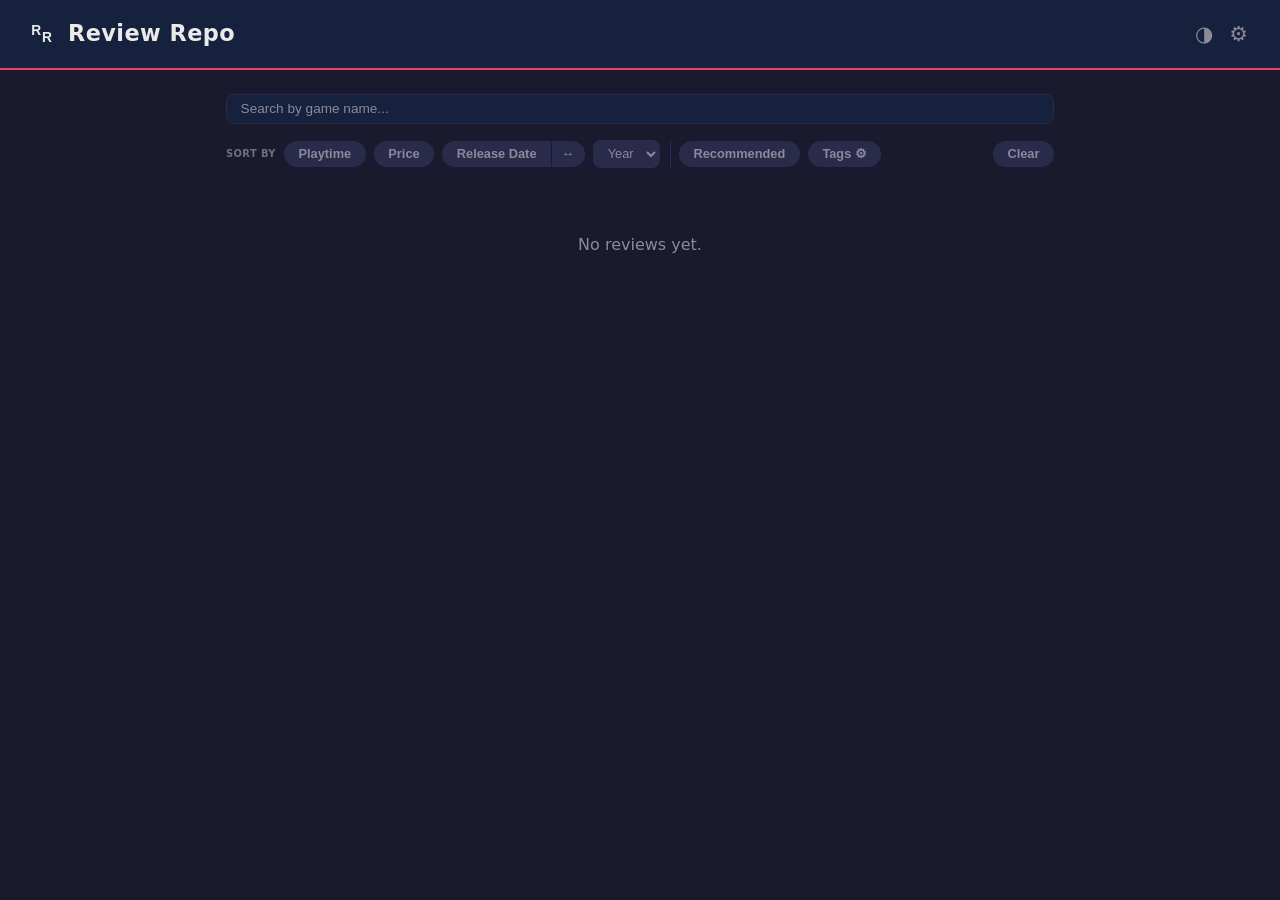
<file: index.html>
<!DOCTYPE html>
<html lang="en">
<head>
  <meta charset="UTF-8">
  <meta name="viewport" content="width=device-width, initial-scale=1.0">
  <title>Review Repo</title>
  <script>
    // Recovers the real path after GitHub Pages' 404.html SPA-redirect
    // trick (see 404.html and docs/fragile-solutions.md) and computes
    // SITE_ROOT — this deployment's base path ('/' locally, '/ReviewRepo/'
    // on GitHub Pages). Runs before anything else loads, since every
    // relative asset/link below has to be built from SITE_ROOT rather than
    // a plain relative path: once the visible URL is .../review/<id>, a
    // bare relative path like "shared.js" would resolve against
    // ".../review/" instead of the real root.
    (function () {
      function computeRoot(path) {
        var m = /^(.*?\/)review\/[^/]+\/?$/.exec(path);
        return m ? m[1] : path.replace(/[^/]*$/, '');
      }
      window.SITE_ROOT = computeRoot(location.pathname);

      var params = new URLSearchParams(location.search);
      var redirected = params.get('p');
      if (redirected) {
        params.delete('p');
        var qs = params.toString();
        var newPath = window.SITE_ROOT.slice(0, -1) + redirected;
        history.replaceState(null, '', newPath + (qs ? '?' + qs : '') + location.hash);
      }
    })();

    // Same read as shared.js's applyStoredTheme() — duplicated here purely
    // for timing: shared.js itself doesn't load until late in <body> on
    // this page, which would let the default (non-grey) theme flash
    // visible first. shared.js's own copy still runs too once it loads,
    // redundantly but harmlessly.
    if (localStorage.getItem('site_theme') === 'grey') {
      document.documentElement.dataset.theme = 'grey';
    }

    const _v = Date.now();
    const _l = document.createElement('link');
    _l.rel = 'stylesheet'; _l.href = SITE_ROOT + 'style.css?v=' + _v;
    document.head.appendChild(_l);
  </script>
</head>
<body>
  <header>
    <a href="." id="site-title">
      <svg id="site-logo" viewBox="0 0 32 32" width="20" height="20" aria-hidden="true">
        <text x="7" y="10" text-anchor="middle" dominant-baseline="central" font-family="Arial, Helvetica, sans-serif" font-weight="800" font-size="22" fill="currentColor">R</text>
        <text x="24" y="22" text-anchor="middle" dominant-baseline="central" font-family="Arial, Helvetica, sans-serif" font-weight="800" font-size="22" fill="currentColor">R</text>
      </svg>
      Review Repo
    </a>
    <div id="header-actions">
      <button type="button" id="theme-toggle" aria-label="Toggle grey theme" title="Toggle grey theme">◑</button>
      <a href="admin/" id="admin-link" aria-label="Admin" title="Admin">⚙</a>
    </div>
  </header>
  <div id="title-search-bar">
    <input type="text" id="title-search" placeholder="Search by game name..." autocomplete="off">
  </div>
  <div id="recommend-filter-row">
    <div id="sort-controls">
      <span class="tag-group-label">Sort By</span>
      <button class="tag-filter" id="playtime-sort-btn">Playtime</button>
      <button class="tag-filter" id="price-sort-btn">Price</button>
      <div id="date-filter-group">
        <button type="button" class="tag-filter" id="date-sort-btn">Release Date</button>
        <button type="button" id="date-field-swap" aria-label="Switch between release date and review date" title="Switch between release date and review date">&#8596;</button>
      </div>
      <select id="date-range-year" aria-label="Filter to a year (select blank to clear)">
        <option value="">Year</option>
      </select>
    </div>
    <button class="tag-filter" id="recommend-filter-btn">Recommended</button>
    <button type="button" class="tag-filter" id="tag-filters-toggle" aria-label="Toggle tag filters" title="Show/hide tag filters">Tags &#9881;</button>
    <button type="button" class="tag-filter" id="clear-all-btn" title="Reset every filter and sort in this row">Clear</button>
  </div>
  <div id="tag-filters" class="collapsed"></div>
  <main id="app"></main>
  <script>
    // Static hrefs above are a plain-relative fallback (correct only when
    // the visible URL is exactly SITE_ROOT); these overrides make them
    // correct from a .../review/<id> URL too.
    document.getElementById('site-title').href = SITE_ROOT;
    document.getElementById('admin-link').href = SITE_ROOT + 'admin/';

    const _sh = document.createElement('script');
    _sh.src = SITE_ROOT + 'shared.js?v=' + _v;
    _sh.async = false;
    document.body.appendChild(_sh);

    const _s = document.createElement('script');
    _s.src = SITE_ROOT + 'app.js?v=' + _v;
    _s.async = false;
    document.body.appendChild(_s);
  </script>
</body>
</html>
</file>
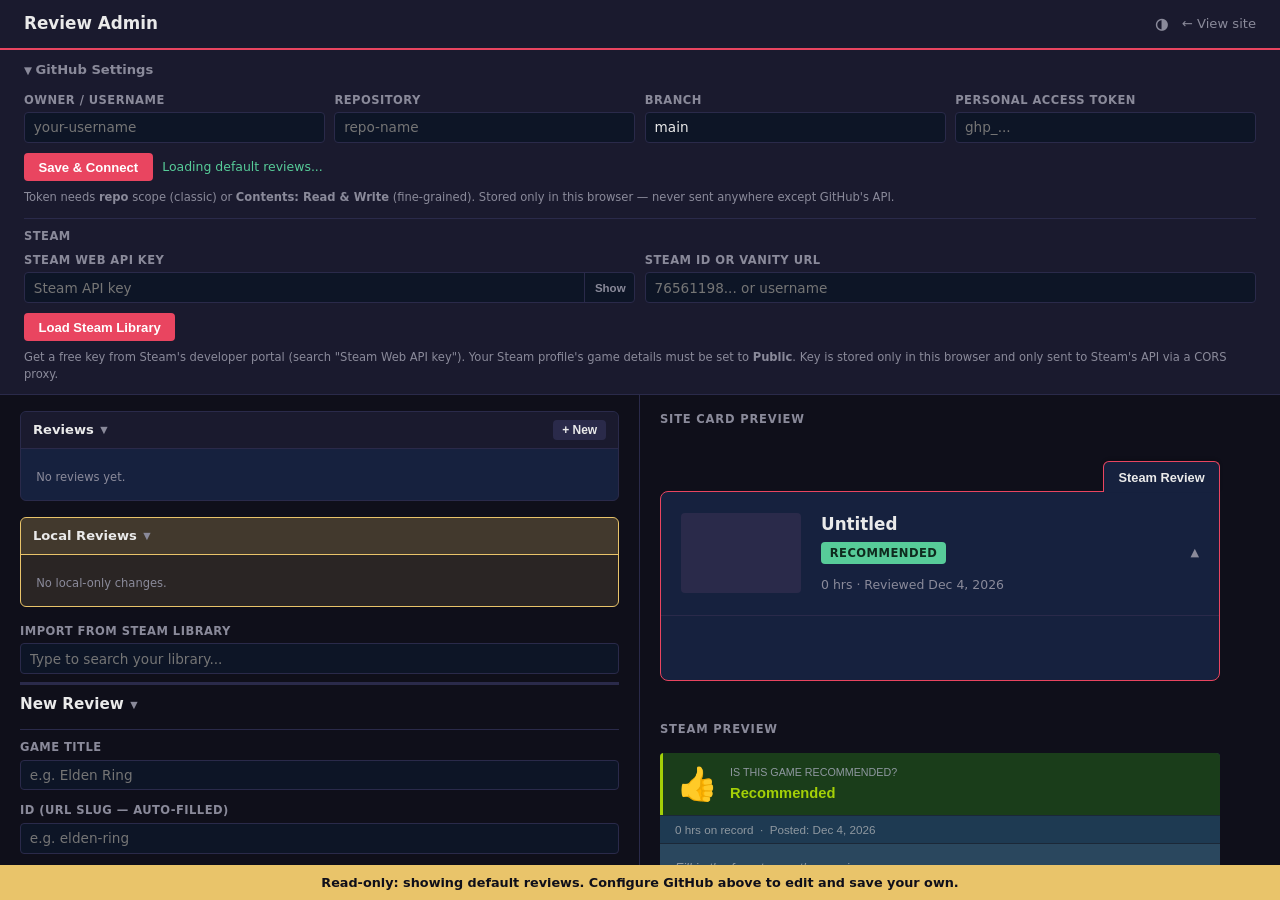
<file: admin/index.html>
<!DOCTYPE html>
<html lang="en">
<head>
  <meta charset="UTF-8">
  <meta name="viewport" content="width=device-width, initial-scale=1.0">
  <title>Review Admin</title>
  <link rel="stylesheet" href="../style.css">
  <script src="../shared.js"></script>
  <style>
    *, *::before, *::after { box-sizing: border-box; margin: 0; padding: 0; }

    :root {
      --bg: #0f0f1a;
      --surface: #1a1a2e;
      --panel: #16213e;
      --border: #2a2a4a;
      --accent: #e94560;
      --text: #eaeaea;
      --muted: #8a8a9a;
      --green: #57cc99;
      --red: #e63946;
      --amber: #e9c46a;
      --input-bg: #0d1526;
    }

    /* Alternate neutral-grey palette, toggled via the header button
       (initThemeToggle, shared.js) — see docs/plans/grey-theme-toggle.md.
       --accent/--green/--red/--amber/--text are semantic rather than "the
       grey backdrop", so they stay the same in both themes; only the
       neutral surface levels change. #site-preview isn't affected either
       way — it already hardcodes the site's own real palette regardless of
       admin's --bg/--surface (see its own comment further down). */
    :root[data-theme="grey"] {
      --bg: #141414;
      --surface: #222222;
      --panel: #1c1c1c;
      --border: #3a3a3a;
      --muted: #9a9a9a;
      --input-bg: #101010;
    }

    body {
      background: var(--bg);
      color: var(--text);
      font-family: 'Segoe UI', system-ui, sans-serif;
      font-size: 14px;
      line-height: 1.5;
      height: 100vh;
      display: flex;
      flex-direction: column;
      overflow: hidden;
    }

    /* ── Header ── */
    header {
      display: flex;
      justify-content: space-between;
      align-items: center;
      background: var(--surface);
      padding: 0.7rem 1.5rem;
      border-bottom: 2px solid var(--accent);
      flex-shrink: 0;
    }
    header span { font-weight: 700; font-size: 1.05rem; }
    header a { color: var(--muted); text-decoration: none; font-size: 0.82rem; }
    header a:hover { color: var(--text); }
    #header-actions { display: flex; align-items: center; gap: 0.85rem; }
    #theme-toggle {
      background: none; border: none; padding: 0;
      color: var(--muted); font-size: 0.95rem; line-height: 1; cursor: pointer;
    }
    #theme-toggle:hover { color: var(--text); }

    /* ── Settings panel ── */
    #settings {
      background: var(--surface);
      border-bottom: 1px solid var(--border);
      padding: 0.65rem 1.5rem;
      flex-shrink: 0;
    }
    #settings summary {
      cursor: pointer;
      font-size: 0.82rem;
      font-weight: 600;
      color: var(--muted);
      user-select: none;
      list-style: none;
    }
    #settings summary::before { content: '▶ '; font-size: 0.65rem; }
    #settings[open] summary::before { content: '▼ '; }
    #settings summary:hover { color: var(--text); }
    #settings[open] summary { margin-bottom: 0.75rem; }

    .settings-grid {
      display: grid;
      grid-template-columns: repeat(auto-fit, minmax(170px, 1fr));
      gap: 0.6rem;
      margin-bottom: 0.65rem;
    }
    .settings-actions { display: flex; align-items: center; gap: 0.6rem; }
    .hint { font-size: 0.72rem; color: var(--muted); margin-top: 0.4rem; }

    /* ── Workspace ── */
    #workspace {
      display: grid;
      grid-template-columns: 1fr 1fr;
      flex: 1;
      overflow: hidden;
    }

    #left-panel, #right-panel {
      overflow-y: auto;
      padding: 1rem 1.25rem;
    }
    #left-panel { border-right: 1px solid var(--border); }

    /* ── Inputs & labels ── */
    label {
      display: flex;
      flex-direction: column;
      gap: 0.2rem;
      font-size: 0.72rem;
      font-weight: 700;
      color: var(--muted);
      text-transform: uppercase;
      letter-spacing: 0.04em;
    }

    input[type="text"], input[type="url"], input[type="number"],
    input[type="date"], input[type="password"], textarea, select {
      background: var(--input-bg);
      border: 1px solid var(--border);
      border-radius: 4px;
      color: var(--text);
      padding: 0.4rem 0.55rem;
      font-size: 0.85rem;
      font-family: inherit;
      width: 100%;
    }
    input:focus, textarea:focus { outline: none; border-color: var(--accent); }
    textarea { resize: vertical; }

    .radio-row { display: flex; gap: 1.25rem; padding: 0.35rem 0; }
    .radio-row label {
      flex-direction: row; align-items: center; gap: 0.35rem;
      font-size: 0.85rem; color: var(--text); text-transform: none;
      letter-spacing: 0; font-weight: 400; cursor: pointer;
    }

    /* ── Buttons ── */
    button {
      background: var(--accent); color: #fff; border: none;
      border-radius: 4px; padding: 0.4rem 0.9rem;
      cursor: pointer; font-size: 0.82rem; font-weight: 600;
      transition: opacity 0.15s;
    }
    button:hover { opacity: 0.85; }
    button:disabled { opacity: 0.45; cursor: default; }
    /* site-preview buttons (card, review tabs) mirror style.css exactly and
       shouldn't inherit the admin UI's generic button hover/opacity styling */
    #site-preview button:hover { opacity: 1; }
    button.secondary { background: var(--border); color: var(--text); }
    button.danger { background: var(--red); }
    button.sm { padding: 0.2rem 0.55rem; font-size: 0.75rem; }

    /* ── Review list ── */
    #existing-reviews, #local-reviews {
      border-radius: 6px;
      margin-bottom: 1rem;
      overflow: hidden;
    }
    #existing-reviews { background: var(--panel); border: 1px solid var(--border); }
    /* Same amber treatment as #local-draft-banner/#local-draft-bottom-banner —
       all three mean the same thing: local changes not yet pushed. */
    #local-reviews { background: rgba(233, 196, 106, 0.12); border: 1px solid var(--amber); }
    .panel-hdr {
      display: flex; justify-content: space-between; align-items: center;
      padding: 0.5rem 0.75rem;
      background: var(--surface);
      border-bottom: 1px solid var(--border);
      cursor: pointer; user-select: none;
    }
    #local-reviews .panel-hdr { background: rgba(233, 196, 106, 0.12); border-bottom: 1px solid var(--amber); }
    .panel-hdr strong { font-size: 0.82rem; }
    .local-reviews-note {
      margin: 0.35rem 0 0; padding: 0.4rem 0.6rem 0;
      border-top: 1px solid rgba(233, 196, 106, 0.35);
      color: var(--amber);
    }
    #review-list, #local-review-list { padding: 0.35rem; }
    #review-list.collapsed, #local-review-list.collapsed { display: none; }
    .r-item button {
      background: none; color: var(--text); padding: 0.3rem 0.55rem;
      width: 100%; text-align: left; border-radius: 4px;
      font-size: 0.82rem; font-weight: 400;
    }
    .r-item button:hover { background: var(--border); opacity: 1; }
    .r-item.active button { background: var(--accent); color: #fff; }

    /* ── Form ── */
    #review-form { display: flex; flex-direction: column; gap: 0.75rem; margin-bottom: 2rem; }
    #form-heading { font-size: 0.95rem; font-weight: 700; margin-bottom: 0.1rem; }

    .section-toggle-row { display: flex; align-items: center; justify-content: space-between; cursor: pointer; user-select: none; margin: -0.5rem 0; padding: 0.5rem 0; }
    .review-section-body { display: flex; flex-direction: column; gap: 0.75rem; }
    .review-section-body.collapsed { display: none; }

    .dyn-section > label { margin-bottom: 0.25rem; }

    .form-tabs { display: flex; flex-wrap: wrap; gap: 0.25rem; align-items: center; }
    .form-tab {
      display: flex; align-items: center; gap: 0.3rem;
      background: var(--input-bg); color: var(--muted); border: 1px solid var(--border);
      border-bottom: none; border-radius: 4px 4px 0 0; padding: 0.35rem 0.55rem 0.35rem 0.75rem;
      font-size: 0.78rem; font-weight: 600; cursor: pointer; position: relative; top: 1px;
    }
    .form-tab.active { background: var(--panel); color: var(--text); border-color: var(--accent); }
    .form-tab[draggable="true"] { cursor: grab; }
    .form-tab.dragging { opacity: 0.4; }
    .form-tab.drag-over { border-color: var(--accent); box-shadow: inset 2px 0 0 var(--accent); }
    .form-tab-rename-input {
      background: transparent; border: none; border-bottom: 1px dashed var(--muted);
      color: inherit; font: inherit; padding: 0; width: 6.5rem;
    }
    .form-tab-rename-input:focus { outline: none; border-color: var(--accent); }
    .form-tab-close {
      background: none; color: var(--muted); padding: 0 0.15rem;
      font-size: 0.85rem; line-height: 1; border-radius: 50%;
      cursor: pointer; /* override the draggable parent's cursor:grab it would otherwise inherit */
    }
    .form-tab-close:hover { color: var(--text); }
    .form-tab-add { padding: 0.35rem 0.65rem; font-weight: 700; }
    /* Applied alongside .form-tab/.form-subtab for their delete-confirm state
       (see renderReviewTabs/renderSubTabBar) — same pill shape, but the text
       itself isn't clickable, only the ✓/✗ buttons deleteConfirmRow renders. */
    .form-tab-confirm { cursor: default; white-space: nowrap; }

    .sub-tab-bar { display: flex; flex-wrap: wrap; gap: 0.35rem; align-items: center; padding: 0.5rem 0 0.4rem; }
    /* #sub-tab-bar is the outer mount point; renderSubTabBar() (see below)
       fills it with one .sub-tab-level wrapper per nesting depth (a pill row
       plus its own always-visible content textarea), so the container
       itself stacks those wrappers in a column instead of laying pills out
       directly — overrides .sub-tab-bar's own row layout for this one id. */
    #sub-tab-bar { flex-direction: column; align-items: stretch; }
    .sub-tab-level-nested { padding-top: 0.2rem; }
    .sub-tab-level-nested .form-subtab { font-size: 0.7rem; padding: 0.2rem 0.5rem; }
    /* A bar's own content textarea (see renderSubTabBar) — shows whichever
       tab in that bar is currently active, same textarea styling as
       #f-review-text but visually secondary since it sits mid-stack. */
    .sub-tab-content {
      display: block; width: 100%; resize: vertical;
      background: var(--input-bg); color: var(--text); border: 1px solid var(--border);
      border-radius: 4px; padding: 0.35rem 0.5rem; font-family: inherit;
    }
    /* Stands in for a hidden field (see renderSubTabBar/updateFieldVisibility)
       — same box shape as .sub-tab-content but dashed and clickable, so it
       reads as "there's more here, click to see it" rather than empty space. */
    .sub-tab-content-placeholder {
      display: block; width: 100%; box-sizing: border-box;
      background: var(--input-bg); color: var(--muted); border: 1px dashed var(--border);
      border-radius: 4px; padding: 0.35rem 0.5rem; font-size: 0.75rem; cursor: pointer;
    }
    .sub-tab-content-placeholder:hover { color: var(--text); border-color: var(--accent); }
    .form-subtab {
      display: flex; align-items: center; gap: 0.3rem;
      background: var(--input-bg); color: var(--muted); border: 1px solid var(--border);
      border-radius: 4px; padding: 0.25rem 0.6rem;
      font-size: 0.75rem; font-weight: 600; cursor: pointer;
    }
    .form-subtab:hover:not(.active) { color: var(--text); }
    .form-subtab.active { background: var(--accent); border-color: var(--accent); color: #fff; }
    .form-subtab.active .form-tab-close { color: rgba(255,255,255,0.85); }
    .form-subtab[draggable="true"] { cursor: grab; }
    .form-subtab.dragging { opacity: 0.4; }
    .form-subtab.drag-over { border-color: var(--accent); box-shadow: inset 2px 0 0 var(--accent); }
    .form-subtab-add { font-weight: 700; }
    /* The per-bar "more options" trigger (see subTabCogItems/renderSubTabBar) —
       same pill shape as the rest, but never shows an active state since it's
       a menu trigger rather than a tab. */
    .form-subtab-cog { padding: 0.25rem 0.5rem; border-color: transparent; }

    #save-tab-editor { display: inline-flex; gap: 0.3rem; align-items: center; }
    #save-tab-editor button { padding: 0.25rem 0.5rem !important; min-width: auto !important; }

    .review-editor {
      background: var(--input-bg); border: 1px solid var(--border);
      border-radius: 4px; border-top-left-radius: 0; overflow: hidden;
    }
    .review-editor:focus-within { border-color: var(--accent); }

    .format-toolbar {
      display: flex; flex-wrap: wrap; gap: 0.3rem;
      padding: 0.4rem 0.5rem; border-bottom: 1px solid var(--border);
    }
    .format-toolbar button {
      background: var(--panel); color: var(--text); border: 1px solid var(--border);
      border-radius: 4px; padding: 0.25rem 0.6rem; font-size: 0.78rem; font-weight: 600;
      cursor: pointer; line-height: 1.3; min-width: 1.9rem;
    }
    .format-toolbar button:hover { border-color: var(--accent); }
    .format-toolbar-sep { width: 1px; align-self: stretch; background: var(--border); margin: 0 0.1rem; }

    #save-block-editor { display: inline-flex; gap: 0.3rem; align-items: center; }
    .save-block-input {
      background: var(--input-bg); color: var(--text); border: 1px solid var(--accent);
      border-radius: 4px; padding: 0.25rem 0.6rem; font-size: 0.78rem;
      width: 9rem;
    }
    .save-block-input:focus { outline: none; }
    #save-block-editor button { padding: 0.25rem 0.5rem !important; min-width: auto !important; }

    #link-editor { display: inline-flex; gap: 0.3rem; align-items: center; }
    #link-editor button { padding: 0.25rem 0.5rem !important; min-width: auto !important; }
    #link-url { width: 12rem; }

    .dropdown-wrap { position: relative; display: inline-flex; }
    .dropdown-menu {
      position: absolute;
      z-index: 20;
      top: 100%;
      left: 0;
      margin-top: 0.25rem;
      min-width: 180px;
      background: var(--surface);
      border: 1px solid var(--border);
      border-radius: 4px;
      max-height: 220px;
      overflow-y: auto;
      display: none;
    }
    .dropdown-menu.open { display: block; }
    .dropdown-item {
      display: flex; align-items: center; justify-content: space-between; gap: 0.5rem;
      padding: 0.35rem 0.4rem 0.35rem 0.6rem;
      font-size: 0.8rem; font-weight: 400;
      cursor: pointer;
    }
    .dropdown-item:hover { background: var(--border); }
    .dropdown-item-confirm { cursor: default; }
    .dropdown-item-confirm:hover { background: none; }
    .dropdown-remove {
      background: none !important; color: var(--muted); padding: 0 0.3rem !important;
      font-size: 0.85rem; line-height: 1; border: none !important; min-width: auto !important;
      border-radius: 50% !important;
    }
    .dropdown-remove:hover { color: var(--text); }
    .dropdown-empty { padding: 0.5rem 0.6rem; font-size: 0.78rem; color: var(--muted); }
    .dropdown-search {
      position: sticky; top: 0;
      background: var(--surface);
      padding: 0.3rem; border-bottom: 1px solid var(--border);
    }
    .dropdown-search input { width: 100%; box-sizing: border-box; }

    .review-editor textarea {
      border: none; border-radius: 0; background: transparent;
      display: block; width: 100%;
    }
    .review-editor textarea:focus { outline: none; }

    #save-row { display: flex; align-items: center; gap: 0.65rem; flex-wrap: wrap; padding-top: 0.25rem; }
    .status { font-size: 0.78rem; }
    .status.ok { color: var(--green); }
    .dirty-indicator-text { font-size: 0.78rem; font-weight: 600; color: var(--amber); }
    .local-draft-warn { color: var(--amber); margin-left: 0.35rem; font-size: 0.8rem; }

    #bbcode-warnings { font-size: 0.78rem; color: var(--amber); min-height: 1.1em; margin-top: 0.3rem; }

    #local-draft-banner {
      display: flex; align-items: center; gap: 0.6rem; flex-wrap: wrap;
      background: rgba(233, 196, 106, 0.12); border: 1px solid var(--amber);
      border-radius: 6px; padding: 0.5rem 0.7rem; margin-bottom: 0.75rem;
      font-size: 0.82rem;
    }

    #import-panel { display: flex; flex-direction: column; gap: 0.5rem; margin-top: 0.5rem; }
    #import-panel textarea { min-height: 280px; font-size: 0.8rem; }
    .import-actions { display: flex; align-items: center; gap: 0.6rem; }

    /* ── Tag input ── */
    .tags-label-row { display: flex; justify-content: space-between; align-items: center; cursor: pointer; user-select: none; margin: -0.5rem 0 -0.25rem; padding: 1rem 0 1rem; }
    .tags-label-row label { margin: 0; }
    .section-toggle-label { display: inline-flex; align-items: center; gap: 0.4rem; }
    .chevron { font-size: 0.6rem; color: var(--muted); }
    .tag-chips.collapsed { display: none; }
    .tags-actions { display: inline-flex; align-items: center; gap: 0.4rem; }
    #tag-input-wrap { position: relative; display: inline-flex; align-items: center; gap: 0.3rem; }
    #tag-input-wrap button { padding: 0.25rem 0.5rem !important; min-width: auto !important; }
    .tag-chips {
      display: flex; flex-direction: column; align-items: stretch; gap: 0.15rem;
      margin-bottom: 0.35rem;
    }
    .tag-chip-group {
      display: flex; flex-wrap: wrap; align-items: center; gap: 0.3rem;
      min-height: 1.7rem; padding: 0.15rem 0.3rem; border-radius: 4px;
      transition: background 0.12s;
    }
    .tag-chip-group.drag-over { background: var(--border); outline: 1px dashed var(--accent); }
    .tag-chip-group-core { border-top: 1px solid var(--border); border-bottom: 1px solid var(--border); padding-top: 0.4rem; padding-bottom: 0.4rem; margin-bottom: 0.15rem; }
    .tag-group-label-core { color: var(--accent); opacity: 1; }
    .tag-group-label {
      font-size: 0.62rem; font-weight: 700; text-transform: uppercase;
      letter-spacing: 0.04em; color: var(--muted); opacity: 0.8;
      min-width: 4.5rem;
    }
    .tag-group-label-editable { cursor: pointer; }
    .tag-group-label-editable:hover { color: var(--text); text-decoration: underline; }
    .tag-group-label-editable.dragging { opacity: 0.4; }
    .tag-group-rename-editor { display: inline-flex; align-items: center; gap: 0.3rem; }
    .tag-group-rename-editor input { width: 6rem; }
    .tag-group-rename-editor button { padding: 0.2rem 0.4rem !important; min-width: auto !important; }
    .tag-group-delete-btn {
      background: none; color: var(--muted); padding: 0 0.2rem;
      font-size: 0.7rem; line-height: 1; border-radius: 50%;
    }
    .tag-group-delete-btn:hover { color: var(--red); opacity: 1; }
    .tag-group-delete-confirm { display: inline-flex; align-items: center; gap: 0.3rem; font-size: 0.68rem; color: var(--muted); }
    .tag-chip {
      display: flex; align-items: center; gap: 0.3rem;
      background: var(--border); color: var(--text);
      border-radius: 999px; padding: 0.15rem 0.4rem 0.15rem 0.65rem;
      font-size: 0.78rem;
      cursor: grab;
    }
    .tag-chip:active { cursor: grabbing; }
    .tag-chip.drag-over-chip { outline: 2px solid var(--accent); outline-offset: 1px; }
    .tag-chip button {
      background: none; color: var(--muted); padding: 0 0.2rem;
      font-size: 0.85rem; line-height: 1; border-radius: 50%;
    }
    .tag-chip button:hover { color: var(--text); opacity: 1; }
    #tag-suggestions {
      position: absolute;
      top: 100%;
      right: 0;
      z-index: 20;
      min-width: 220px;
      background: var(--surface);
      border: 1px solid var(--border);
      border-top: none;
      border-radius: 0 0 4px 4px;
      max-height: 180px;
      overflow-y: auto;
      display: none;
    }
    #tag-suggestions.open { display: block; }
    .tag-suggestion {
      padding: 0.35rem 0.6rem;
      cursor: pointer;
      font-size: 0.82rem;
    }
    .tag-suggestion:hover, .tag-suggestion.hl { background: var(--border); }
    .tag-suggestion.create { color: var(--muted); font-style: italic; }
    .tag-suggestion-cat { color: var(--muted); font-size: 0.72rem; }
    #add-tagcat-editor { display: inline-flex; align-items: center; gap: 0.3rem; }
    #add-tagcat-editor button { padding: 0.25rem 0.5rem !important; min-width: auto !important; }

    /* ── Steam library search ── */
    #steam-search-wrap { position: relative; }
    #game-results {
      position: absolute;
      z-index: 20;
      width: 100%;
      background: var(--surface);
      border: 1px solid var(--border);
      border-top: none;
      border-radius: 0 0 4px 4px;
      max-height: 220px;
      overflow-y: auto;
      display: none;
    }
    #game-results.open { display: block; }
    .game-result {
      display: flex;
      align-items: center;
      gap: 0.55rem;
      padding: 0.35rem 0.6rem;
      cursor: pointer;
    }
    .game-result:hover { background: var(--border); }
    .game-result img { width: 46px; height: 22px; object-fit: cover; border-radius: 2px; flex-shrink: 0; }
    .g-name { flex: 1; font-size: 0.82rem; overflow: hidden; text-overflow: ellipsis; white-space: nowrap; }
    .g-hrs  { font-size: 0.72rem; color: var(--muted); flex-shrink: 0; }
    .g-msg  { padding: 0.4rem 0.6rem; font-size: 0.78rem; color: var(--muted); }
    .settings-sep { border: none; border-top: 1px solid var(--border); margin: 0.7rem 0 0.6rem; }
    .form-sep { border: none; border-top: 3px solid var(--border); margin: 0.5rem 0; }
    .settings-label { font-size: 0.72rem; font-weight: 700; color: var(--muted); text-transform: uppercase; letter-spacing: 0.04em; margin-bottom: 0.4rem; }

    /* ── Key visibility toggle ── */
    .key-wrap { position: relative; }
    .key-wrap input { padding-right: 3.5rem; }
    .key-toggle {
      position: absolute; right: 0; top: 0; height: 100%;
      background: none; color: var(--muted); padding: 0 0.6rem;
      font-size: 0.72rem; font-weight: 700;
      border-left: 1px solid var(--border); border-radius: 0 4px 4px 0;
    }
    .key-toggle:hover { color: var(--text); opacity: 1; }

    /* ── Preview panel ── */
    .panel-title {
      font-size: 0.72rem; text-transform: uppercase; letter-spacing: 0.07em;
      color: var(--muted); margin-bottom: 0.9rem;
    }

    /* ── Steam card ── */
    .steam-card {
      background: #2a475e;
      border-radius: 4px;
      overflow: hidden;
      color: #c6d4df;
      font-family: Arial, sans-serif;
      font-size: 13px;
      max-width: 560px;
    }
    .steam-cover { width: 100%; max-height: 200px; object-fit: cover; display: block; }
    .steam-rec {
      display: flex; align-items: center; gap: 12px;
      padding: 11px 15px;
    }
    .steam-rec.yes { background: #1a3d1a; border-left: 3px solid #a4d007; }
    .steam-rec.no  { background: #3d1a1a; border-left: 3px solid #c94848; }
    .steam-thumb { font-size: 2rem; line-height: 1; }
    .steam-rec-q { font-size: 0.67rem; color: #8f98a0; text-transform: uppercase; margin-bottom: 2px; }
    .steam-rec-v { font-size: 0.92rem; font-weight: 700; }
    .steam-rec.yes .steam-rec-v { color: #a4d007; }
    .steam-rec.no  .steam-rec-v { color: #c94848; }
    .steam-meta {
      background: #1e3a52;
      padding: 5px 15px;
      font-size: 0.73rem; color: #8f98a0;
      border-top: 1px solid #1b2838;
      border-bottom: 1px solid #1b2838;
    }
    .steam-body { padding: 13px 15px; line-height: 1.65; }
    .steam-copy-row {
      padding: 10px 15px;
      background: #1e3a52;
      border-top: 1px solid #1b2838;
      text-align: right;
    }
    .steam-copy-btn {
      background: #2a475e; color: #c6d4df;
      border: 1px solid #3d5068; border-radius: 3px;
      padding: 6px 14px;
      font-family: Arial, sans-serif; font-size: 0.78rem;
      cursor: pointer;
    }
    .steam-copy-btn:hover { background: #3d5068; }
    .steam-body p { margin-bottom: 0.55rem; }
    .steam-body ul, .steam-body ol { margin: 0 0 0.55rem 1.1rem; }
    .steam-body ul li, .steam-body ol li { margin-bottom: 0.15rem; }
    .steam-body .bb-h1 { display: block; font-size: 1.05rem; font-weight: 700; margin: 0.5rem 0 0.25rem; }
    .steam-body .bb-h2 { display: block; font-size: 0.95rem; font-weight: 700; margin: 0.5rem 0 0.2rem; }
    .steam-body .bb-h3 { display: block; font-size: 0.88rem; font-weight: 700; margin: 0.5rem 0 0.2rem; }
    .steam-body .bb-quote {
      border-left: 3px solid #3d5068; padding: 0.25rem 0 0.25rem 0.7rem;
      margin: 0.4rem 0; color: #8f98a0; font-style: italic;
    }
    .steam-body .bb-code {
      display: block; background: #1b2838; border: 1px solid #3d5068; border-radius: 3px;
      padding: 0.5rem 0.65rem; margin: 0.4rem 0; font-family: Consolas, 'Courier New', monospace;
      font-size: 0.8rem; overflow-x: auto;
    }
    .steam-body .bb-spoiler { background: #3d5068; color: #3d5068; border-radius: 3px; padding: 0 0.2rem; cursor: default; }
    .steam-body .bb-spoiler:hover { background: transparent; color: inherit; }
    .steam-body a { color: #66c0f4; text-decoration: underline; }
    .steam-body table.bb-table { border-collapse: collapse; width: 100%; margin: 0.4rem 0; font-size: 0.78rem; }
    .steam-body table.bb-table th, .steam-body table.bb-table td { border: 1px solid #3d5068; padding: 0.3rem 0.5rem; text-align: left; }
    .steam-body table.bb-table th { background: #1e3a52; }
    .steam-body .bb-hr { border: none; border-top: 1px solid #3d5068; margin: 0.6rem 0; }
    .steam-empty { color: #8f98a0; font-style: italic; }

    /* ── Site card preview: reuses style.css's real .card rules directly.
       Only the color variables are re-scoped here, since the admin UI's own
       --bg/--surface/etc (dark admin theme) differ from the live site's. ── */
    #site-preview {
      --bg:      #1a1a2e;
      --surface: #16213e;
      --border:  #2a2a4a;
      --accent:  #e94560;
      --green:   #57cc99;
      --red:     #e63946;
      --text:    #eaeaea;
      --muted:   #8a8a9a;
      max-width: 560px;
      padding-top: 3rem;
      margin-bottom: 2.5rem;
      font-family: 'Segoe UI', system-ui, sans-serif;
    }

    #error-banner {
      position: fixed;
      left: 0; right: 0; bottom: 0;
      display: flex;
      align-items: center;
      justify-content: center;
      gap: 0.75rem;
      background: var(--red);
      color: #fff;
      font-size: 0.8rem;
      font-weight: 600;
      padding: 0.5rem 1rem;
      z-index: 100;
      transform: translateY(100%);
      transition: transform 0.2s ease;
    }
    /* bottom stays 0 (not --bottom-banner-offset) so the hidden state's
       translateY(100%) always slides it fully offscreen relative to the true
       viewport edge — shifting bottom by the offset instead would leave
       translateY(100%) only sliding it down to flush with whatever
       .bottom-banner is showing, landing on top of it instead of vanishing.
       The offset is applied as an upward shift here instead, so it still
       floats above any visible persistent banner while shown. */
    #error-banner.visible { transform: translateY(calc(-1 * var(--bottom-banner-offset, 0px))); }
    #error-banner-close {
      background: none !important; color: #fff; padding: 0 0.25rem !important;
      font-size: 1rem; line-height: 1; min-width: auto !important; opacity: 0.85;
    }
    #error-banner-close:hover { opacity: 1; }

    /* Persistent (no auto-hide) bottom banners — unlike #error-banner
       (position: fixed, floats above these via --bottom-banner-offset), each
       .bottom-banner is a real flex child of body — flex-shrink: 0, same as
       header — so #workspace's available height shrinks to make room for it
       instead of it overlaying whatever's scrolled to the bottom of
       #left-panel/#right-panel. Structural rules live here so a future
       persistent banner only needs class="bottom-banner" + its own
       background/color/border, plus showBottomBanner(id)/hideBottomBanner(id)
       to show/hide it (see admin JS) — no new CSS or offset logic. */
    .bottom-banner {
      flex-shrink: 0;
      display: none;
      align-items: center;
      justify-content: center;
      gap: 0.75rem;
      font-size: 0.8rem;
      font-weight: 600;
      padding: 0.5rem 1rem;
    }
    .bottom-banner.visible { display: flex; }

    #readonly-banner {
      background: var(--amber);
      color: var(--bg);
    }

    /* Same semi-transparent amber treatment as #local-reviews/.local-reviews-note
       — a border-top stands in for the solid-background contrast #readonly-banner
       uses, since the background alone isn't enough to read as a distinct bar
       once it's this translucent. */
    #local-draft-bottom-banner {
      background: rgba(233, 196, 106, 0.12);
      border-top: 1px solid var(--amber);
      color: var(--amber);
    }
    .local-draft-bottom-banner-btn {
      background: none; color: var(--amber); border: 1px solid var(--amber) !important;
      padding: 0.2rem 0.6rem !important; min-width: auto !important; font-size: 0.78rem;
    }
    .local-draft-bottom-banner-btn:hover { background: rgba(233, 196, 106, 0.2); }

    @media (max-width: 840px) {
      body { overflow: auto; }
      #workspace { grid-template-columns: 1fr; height: auto; overflow: visible; }
      #left-panel, #right-panel { overflow-y: visible; }
      #left-panel { border-right: none; border-bottom: 1px solid var(--border); }
    }
  </style>
</head>
<body>

<header>
  <span>Review Admin</span>
  <div id="header-actions">
    <button type="button" id="theme-toggle" aria-label="Toggle grey theme" title="Toggle grey theme">◑</button>
    <a href="../">← View site</a>
  </div>
</header>

<details id="settings">
  <summary>GitHub Settings</summary>
  <div class="settings-grid">
    <label>Owner / Username<input id="gh-owner" type="text" placeholder="your-username"></label>
    <label>Repository<input id="gh-repo" type="text" placeholder="repo-name"></label>
    <label>Branch<input id="gh-branch" type="text" placeholder="main"></label>
    <label>Personal Access Token<input id="gh-token" type="password" placeholder="ghp_..."></label>
  </div>
  <div class="settings-actions">
    <button onclick="saveSettings()">Save &amp; Connect</button>
    <span id="settings-status" class="status"></span>
  </div>
  <p class="hint" style="margin-top:0.5rem">
    Token needs <strong>repo</strong> scope (classic) or <strong>Contents: Read &amp; Write</strong> (fine-grained).
    Stored only in this browser — never sent anywhere except GitHub's API.
  </p>

  <hr class="settings-sep">
  <p class="settings-label">Steam</p>
  <div class="settings-grid">
    <label>Steam Web API Key
      <div class="key-wrap">
        <input id="steam-key" type="password" placeholder="Steam API key">
        <button type="button" class="key-toggle" id="key-toggle" onclick="toggleKeyVis()">Show</button>
      </div>
    </label>
    <label>Steam ID or Vanity URL<input id="steam-id" type="text" placeholder="76561198... or username"></label>
  </div>
  <div class="settings-actions">
    <button onclick="loadSteamLibrary()">Load Steam Library</button>
    <span id="steam-status" class="status"></span>
  </div>
  <p class="hint" style="margin-top:0.5rem">
    Get a free key from Steam's developer portal (search "Steam Web API key").
    Your Steam profile's game details must be set to <strong>Public</strong>.
    Key is stored only in this browser and only sent to Steam's API via a CORS proxy.
  </p>
</details>

<div id="workspace">

  <!-- ── Left: form ── -->
  <div id="left-panel">

    <div id="existing-reviews">
      <div class="panel-hdr" onclick="toggleReviewListSection()" title="Show/hide review list">
        <span class="section-toggle-label">
          <strong>Reviews</strong>
          <span class="chevron" id="review-list-chevron">&#9660;</span>
        </span>
        <button class="sm secondary" onclick="event.stopPropagation(); newReview()">+ New</button>
      </div>
      <div id="review-list">
        <p class="hint" style="padding:0.5rem 0.6rem">Enter GitHub settings above to load existing reviews.</p>
      </div>
    </div>

    <div id="local-reviews">
      <div class="panel-hdr" onclick="toggleLocalReviewsSection()" title="Show/hide local reviews">
        <span class="section-toggle-label">
          <strong>Local Reviews</strong>
          <span class="chevron" id="local-review-list-chevron">&#9660;</span>
        </span>
        <button class="sm secondary" id="save-all-btn" style="display:none" onclick="event.stopPropagation(); saveAllLocalDraftsToGitHub()" title="Push every review that currently has a local draft to GitHub, in one commit">Save All to GitHub</button>
      </div>
      <div id="local-review-list">
        <p class="hint" style="padding:0.5rem 0.6rem">No local-only changes.</p>
      </div>
    </div>

    <div id="steam-search-wrap">
      <label>Import from Steam Library
        <input id="game-search" type="text" placeholder="Type to search your library..."
               oninput="filterGames()" onfocus="filterGames()" autocomplete="off">
      </label>
      <div id="game-results"></div>
    </div>

    <hr class="form-sep">

    <div class="section-toggle-row" onclick="toggleReviewSection()" title="Show/hide review details">
      <span class="section-toggle-label">
        <div id="form-heading">New Review</div>
        <span class="chevron" id="review-section-chevron">&#9660;</span>
      </span>
      <button type="button" class="sm secondary" id="reimport-steam-btn" style="display:none" onclick="event.stopPropagation(); reimportFromSteam()" title="Re-fill Hours Played, Cover Image, and Release Date from your Steam library">Reimport from Steam</button>
    </div>

    <hr class="settings-sep">

    <form id="review-form" onsubmit="return false">

      <div id="local-draft-banner" style="display:none">
        <span id="local-draft-text"></span>
      </div>

      <label>Game Title
        <input id="f-title" type="text" placeholder="e.g. Elden Ring" spellcheck="true" oninput="syncId(); updatePreview()">
      </label>

      <div id="review-section-body" class="review-section-body">

      <label>ID (URL slug — auto-filled)
        <input id="f-id" type="text" placeholder="e.g. elden-ring" readonly>
      </label>

      <label>Cover Image URL (optional)
        <input id="f-cover" type="url" placeholder="https://..." oninput="updatePreview()">
      </label>

      <label>Hours Played
        <input id="f-hours" type="number" min="0" value="0" oninput="updatePreview()">
      </label>

      <label>Release Date (optional — autofilled from Steam)
        <input id="f-release-date" type="date" oninput="updatePreview()">
      </label>

      <label>Date Posted
        <input id="f-date" type="date" oninput="updatePreview()">
      </label>

      <label>Recommendation
        <div class="radio-row">
          <label><input type="radio" name="recommended" value="true" checked onchange="updatePreview()"> Recommended</label>
          <label><input type="radio" name="recommended" value="false" onchange="updatePreview()"> Not Recommended</label>
        </div>
      </label>

      </div>

      <hr class="form-sep">

      <div class="dyn-section">
        <div class="tags-label-row" onclick="toggleTagsSection()" title="Show/hide tags">
          <span class="section-toggle-label">
            <label>Tags</label>
            <span class="chevron" id="tags-collapse-chevron">&#9660;</span>
          </span>
          <span class="tags-actions" onclick="event.stopPropagation()">
            <div class="dropdown-wrap manage-tags-wrap">
              <button type="button" class="sm secondary" onclick="toggleManageTagsDropdown(event)" title="Delete tags from the global registry">Manage Tags &#9662;</button>
              <div id="manage-tags-dropdown" class="dropdown-menu">
                <div class="dropdown-search">
                  <input type="text" id="manage-tags-search" class="save-block-input" placeholder="Search tags..." oninput="renderManageTagsDropdown()">
                </div>
                <div id="manage-tags-list"></div>
              </div>
            </div>
            <button type="button" class="sm secondary" id="add-tag-btn" onclick="startAddTag(event)" title="Add a tag to this review">+ Add Tag</button>
            <span id="tag-input-wrap" style="display:none">
              <input id="tag-input" type="text" class="save-block-input" placeholder="Type to add or create a tag..."
                     oninput="filterTagSuggestions()" onfocus="filterTagSuggestions()"
                     onkeydown="onTagKeydown(event)" autocomplete="off">
              <div id="tag-suggestions"></div>
              <button type="button" onmousedown="event.preventDefault()" onclick="confirmAddTagFromInput()" title="Add tag">&check;</button>
              <button type="button" onmousedown="event.preventDefault()" onclick="cancelAddTag()" title="Cancel">&times;</button>
            </span>
            <button type="button" class="sm secondary" id="add-tagcat-btn" onclick="startAddTagCategory()" title="Add a new tag category">+ Add Category</button>
            <span id="add-tagcat-editor" style="display:none">
              <input type="text" id="new-tagcat-name" class="save-block-input" placeholder="Category name..."
                     onkeydown="onInlineEditorKeydown(event, confirmAddTagCategory, cancelAddTagCategory)" onblur="cancelAddTagCategory()">
              <button type="button" onmousedown="event.preventDefault()" onclick="confirmAddTagCategory()" title="Save category">&check;</button>
              <button type="button" onmousedown="event.preventDefault()" onclick="cancelAddTagCategory()" title="Cancel">&times;</button>
            </span>
          </span>
        </div>
        <div id="tags-chips" class="tag-chips"></div>
      </div>

      <hr class="form-sep">

      <label>Summary (short tagline)
        <input id="f-summary" type="text" placeholder="One sentence hook" spellcheck="true" oninput="updatePreview()">
      </label>

      <div class="dyn-section">
        <div class="form-tabs" id="review-tabs"></div>
        <div class="review-editor review-tab-panel">
          <div class="format-toolbar">
            <button type="button" onclick="applyFormat('bold')" title="Bold"><b>B</b></button>
            <button type="button" onclick="applyFormat('italic')" title="Italic"><i>I</i></button>
            <button type="button" onclick="applyFormat('underline')" title="Underline"><u>U</u></button>
            <button type="button" onclick="applyFormat('strike')" title="Strikethrough"><s>S</s></button>
            <span class="format-toolbar-sep"></span>
            <button type="button" onclick="applyFormat('header1')" title="Header 1">H1</button>
            <button type="button" onclick="applyFormat('header2')" title="Header 2">H2</button>
            <button type="button" onclick="applyFormat('header3')" title="Header 3">H3</button>
            <span class="format-toolbar-sep"></span>
            <button type="button" onclick="applyFormat('list')" title="Bulleted list">&bull; List</button>
            <button type="button" onclick="applyFormat('olist')" title="Numbered list">1. List</button>
            <span class="format-toolbar-sep"></span>
            <button type="button" onclick="applyFormat('quote')" title="Quote">&ldquo;Quote&rdquo;</button>
            <button type="button" onclick="applyFormat('code')" title="Code block">&lt;/&gt;</button>
            <button type="button" onclick="applyFormat('spoiler')" title="Spoiler">Spoiler</button>
            <button type="button" id="link-btn" onclick="startInsertLink()" title="Insert link">Link</button>
            <span id="link-editor" style="display:none">
              <input type="text" id="link-url" class="save-block-input" placeholder="https://..."
                     onkeydown="onInlineEditorKeydown(event, confirmInsertLink, cancelInsertLink)" onblur="cancelInsertLink()">
              <button type="button" onmousedown="event.preventDefault()" onclick="confirmInsertLink()" title="Insert link">&check;</button>
              <button type="button" onmousedown="event.preventDefault()" onclick="cancelInsertLink()" title="Cancel">&times;</button>
            </span>
            <button type="button" onclick="applyFormat('table')" title="Insert table">Table</button>
            <button type="button" onclick="applyFormat('hr')" title="Horizontal rule">&mdash;</button>
            <button type="button" onclick="applyFormat('noparse')" title="Raw text (ignore formatting)">Raw</button>
            <span class="format-toolbar-sep"></span>
            <button type="button" onclick="addSubTabAtDepth(focusedFieldDepth + 1)" title="Split the currently visible field into sub-tabs">+ Sub-tab</button>
            <span class="format-toolbar-sep"></span>
            <div class="dropdown-wrap blocks-dropdown-wrap">
              <button type="button" onclick="toggleBlocksDropdown(event)" title="Insert a saved block">Blocks &#9662;</button>
              <div id="blocks-dropdown" class="dropdown-menu"></div>
            </div>
            <button type="button" id="save-block-btn" onclick="startSaveCustomBlock()" title="Save the selected text as a reusable block">+ Save Block</button>
            <span id="save-block-editor" style="display:none">
              <input type="text" id="save-block-name" class="save-block-input" placeholder="Block name..."
                     onkeydown="onInlineEditorKeydown(event, confirmSaveCustomBlock, cancelSaveCustomBlock)" onblur="cancelSaveCustomBlock()">
              <button type="button" onmousedown="event.preventDefault()" onclick="confirmSaveCustomBlock()" title="Save block">&check;</button>
              <button type="button" onmousedown="event.preventDefault()" onclick="cancelSaveCustomBlock()" title="Cancel">&times;</button>
            </span>
            <span id="blocks-status" class="status"></span>
            <span class="format-toolbar-sep"></span>
            <button type="button" id="save-tab-btn" onclick="startSaveCustomTab()" title="Save the active tab as a reusable saved tab">+ Save Tab</button>
            <span id="save-tab-editor" style="display:none">
              <input type="text" id="save-tab-name" class="save-block-input" placeholder="Tab name..."
                     onkeydown="onInlineEditorKeydown(event, confirmSaveCustomTab, cancelSaveCustomTab)" onblur="cancelSaveCustomTab()">
              <button type="button" onmousedown="event.preventDefault()" onclick="confirmSaveCustomTab()" title="Save tab">&check;</button>
              <button type="button" onmousedown="event.preventDefault()" onclick="cancelSaveCustomTab()" title="Cancel">&times;</button>
            </span>
            <span id="tabs-status" class="status"></span>
          </div>
          <textarea id="f-review-text" rows="5" placeholder="Main review text..." spellcheck="true" oninput="onReviewTextInput()"></textarea>
          <div id="f-review-text-placeholder" class="sub-tab-content-placeholder" onclick="focusTopField()" style="display:none">[...]</div>
          <div class="sub-tab-bar" id="sub-tab-bar"></div>
          <div id="bbcode-warnings"></div>
        </div>
      </div>

      <div id="save-row">
        <button type="button" id="save-btn" onclick="saveReview()">Save to GitHub</button>
        <button type="button" class="secondary" id="save-local-btn" onclick="saveLocalDraft()" title="Save this review to the browser only, without pushing to GitHub">Save Locally</button>
        <button type="button" id="delete-btn" class="danger" style="display:none" onclick="startDeleteReview()">Delete</button>
        <span id="delete-confirm" style="display:none">
          Delete this review?
          <button type="button" class="danger sm" onclick="confirmDeleteReview()">Yes, delete</button>
          <button type="button" class="secondary sm" onclick="cancelDeleteReview()">Cancel</button>
        </span>
        <button type="button" class="secondary" id="export-btn" onclick="exportReview()" title="Copy the whole review as plain text, e.g. to paste into a word processor for spelling/grammar checks">Export</button>
        <button type="button" class="secondary" id="import-btn" onclick="startImportReview()" title="Paste back an edited export to update this review">Import</button>
        <span id="save-status" class="status"></span>
        <span id="dirty-indicator" class="dirty-indicator-text" style="display:none"></span>
      </div>

      <div id="import-panel" style="display:none">
        <textarea id="import-text" rows="14" placeholder="Paste the exported review text here..." spellcheck="false"></textarea>
        <div class="import-actions">
          <button type="button" onclick="confirmImportReview()">Apply Import</button>
          <button type="button" class="secondary" onclick="cancelImportReview()">Cancel</button>
          <span id="import-status" class="status"></span>
        </div>
      </div>

    </form>
  </div>

  <!-- ── Right: preview ── -->
  <div id="right-panel">
    <h2 class="panel-title">Site Card Preview</h2>
    <div id="site-preview"></div>

    <h2 class="panel-title">Steam Preview</h2>
    <div id="steam-preview"></div>
  </div>

</div>

<div id="error-banner">
  <span id="error-banner-text"></span>
  <button type="button" id="error-banner-close" onclick="hideError()">&times;</button>
</div>

<div id="readonly-banner" class="bottom-banner">
  <span>Read-only: showing default reviews. Configure GitHub above to edit and save your own.</span>
</div>

<div id="local-draft-bottom-banner" class="bottom-banner">
  <span>&#9888; This review has local changes that haven't been pushed to GitHub yet.</span>
  <button type="button" class="local-draft-bottom-banner-btn" onclick="saveReview()">Save to GitHub</button>
  <button type="button" class="local-draft-bottom-banner-btn" onclick="discardLocalDraft()">Discard Changes</button>
</div>

<script>
// ── State ────────────────────────────────────────────────────────────────────
let reviews          = [];
let fileSha          = null;
let editingId        = null;
let steamLibrary     = [];
let currentTags      = [];
let currentCoreTags  = []; // review-local subset of currentTags shown as badges on the card (renderCoreTags, shared.js) — NOT a global tag category, independent of tagCategories/tagRegistry; edited via the "Core Tags" drop line in renderTags() below
let tagHlIndex       = -1;
let savedFormState = null; // getForm() snapshot as of the last load/save — refreshFormSnapshot() sets it, getChangedFormFields() diffs the live form against it field by field
let steamBody        = '';
let extraTabs        = []; // [{ id, name, content }]
let activeReviewTab  = 'steam';
let draggedTabId     = null;
let confirmingReviewTabDeleteId = null; // review tab id currently showing its inline "delete?" confirmation
// [{ tabs: [{id,name,content}], activeId }, ...] — one entry per nesting
// depth. Index 0 is the active review tab's own [tab=Name] blocks (what used
// to be the flat activeSubTabs/activeSubTabId pair); a deeper entry is the
// [tab=] children found inside whichever tab is active one level up. An
// empty stack means the tab's content is plain (unsplit), shown directly in
// #f-review-text. Once split, #f-review-text always represents the review
// tab's own text (the part before its first [tab=] block), and each
// subTabStack level gets its own textarea bound to whichever tab is
// currently active AT THAT level: `tab.content` is always just that
// specific tab's own text (see descendSubTabStack), never a level-wide
// shared value, so clicking a different pill in a bar simply swaps that
// bar's own textarea to show that tab's own content, same as #f-review-text
// always did for a single unsplit tab. Every bar's pills always render, but
// only ONE field is ever shown at a time — see focusedFieldDepth.
let subTabStack      = [];
// Which single field is currently visible: -1 means #f-review-text (the
// review tab's own top-level text); 0..subTabStack.length-1 means that
// level's own textarea. Clicking any sub-tab pill, or the format toolbar's
// "+ Sub-tab" button, sets this to wherever you just acted — everything
// else (every other bar's field, and #f-review-text if not -1) hides, so
// exactly one field is visible at a time (see renderSubTabBar). Kept in
// sync with subTabStack's actual length by clampFocusedField whenever a
// level gets removed.
let focusedFieldDepth = -1;
let draggedSubTabId  = null;
let confirmingSubTabDelete = null; // { depth, id } of the sub-tab currently showing its inline "delete?" confirmation, or null
let confirmingSubTabBarDeleteDepth = null; // depth whose cog is showing the "delete all sub-tabs on this bar?" confirmation, or null
let sitePreviewExpanded = true;
let sitePreviewBodyTab  = 'steam';
let sitePreviewSubPath  = [];
let sitePreviewShowAllTags = false;
let customBlocks        = []; // [{ id, name, content }] — reusable saved snippets, shared across all reviews
let blocksSha           = null;
let pendingBlockContent = null; // selected text staged while naming a new block
let confirmingBlockDeleteId = null; // saved-block id currently showing its inline "delete?" confirmation
let pendingLinkSelection = null; // { start, end, text } captured when the Link button was clicked
let errorBannerTimer    = null;
let customTabs          = []; // [{ id, name, content }] — saved tab templates, offered from the "+" tab dropdown
let tabsSha             = null;
let pendingTabContent   = null; // content of the active tab staged while naming a new saved tab
let confirmingTabDeleteId = null; // saved-tab id currently showing its inline "delete?" confirmation
let tagCategories        = []; // [{ id, name }] — saved tag categories, stored in data/tag-categories.json
let tagRegistry          = []; // [{ id, name, category }] — global tag name → category registry, stored in data/tags.json (category is a tagCategories name, or '' for uncategorized)
let savedTagCategories        = []; // last GitHub-synced snapshot of tagCategories — discardTagChanges() reverts to this
let savedTagRegistry          = []; // last GitHub-synced snapshot of tagRegistry — discardTagChanges() reverts to this
let draggedTagIndex          = null; // index into currentTags of the chip currently being dragged between category lines
let draggedTagCategoryId     = null; // tagCategories id of the category *line* being dragged to reorder it (see reorderTagCategories) — distinct from draggedTagIndex above (a chip drag), only one is ever non-null at a time
let renamingTagCategoryId    = null; // category id currently showing its inline rename editor (input + confirm/cancel) in the tag chip editor
let confirmingTagCatDeleteId = null; // category id currently showing its inline "delete?" confirmation in the tag chip editor
let confirmingTagDeleteId    = null; // registry tag id currently showing its inline "delete?" confirmation in the Manage Tags dropdown
let renamingTagId            = null; // registry tag id currently showing its inline rename editor in the Manage Tags dropdown
let tagsDirty                = false; // true when tagRegistry/tagCategories have local edits not yet pushed to GitHub — committed together with the next review save (ghCommitFiles), not per-action

// ── Constants & helpers ────────────────────────────────────────────────────────
const FORMAT_TAGS = {
  bold:      ['[b]', '[/b]'],
  italic:    ['[i]', '[/i]'],
  underline: ['[u]', '[/u]'],
  strike:    ['[strike]', '[/strike]'],
  header1:   ['[h1]', '[/h1]'],
  header2:   ['[h2]', '[/h2]'],
  header3:   ['[h3]', '[/h3]'],
  quote:     ['[quote]', '[/quote]'],
  code:      ['[code]', '[/code]'],
  spoiler:   ['[spoiler]', '[/spoiler]'],
};

const PROXY = url => 'https://corsproxy.io/?' + encodeURIComponent(url);

// Identity used for automated data-saving commits (reviews/blocks/tabs/tag
// categories/tag registry) — deliberately not a verified email on any GitHub
// account, so these commits don't count toward the PAT owner's contribution
// graph the way commits authored as themselves would.
const DATA_COMMIT_IDENTITY = { name: 'Review Admin', email: 'review-admin@localhost' };

const v   = id => document.getElementById(id).value.trim();
const set = (id, val) => { document.getElementById(id).value = val; };
const today = () => new Date().toISOString().slice(0, 10);

// ── Inline editor helper ────────────────────────────────────────────────────
// The default pattern for a small "click to add/rename/insert something" UI
// in this admin tool: a fixed trigger element and a fixed editor element (an
// input plus ✓/✗ buttons) swap visibility. Use these three for any new one
// instead of hand-rolling the show/hide/focus/keydown wiring again — see the
// existing callers (startAddTagCategory, startInsertLink, startSaveCustomBlock,
// startSaveCustomTab, startAddTag, startDeleteReview) for the shape.
function startInlineEditor(triggerId, editorId, inputId, opts = {}) {
  document.getElementById(triggerId).style.display = 'none';
  document.getElementById(editorId).style.display = '';
  if (inputId) {
    const input = document.getElementById(inputId);
    input.value = opts.value ?? '';
    input.focus();
    if (opts.select) input.select();
  }
}

function cancelInlineEditor(triggerId, editorId) {
  document.getElementById(triggerId).style.display = '';
  document.getElementById(editorId).style.display = 'none';
}

// Enter confirms, Escape cancels — wire an editor input's onkeydown to this:
// onkeydown="onInlineEditorKeydown(event, confirmX, cancelX)". Callers that
// need extra key handling beyond confirm/cancel (e.g. the tag input's arrow
// keys and suggestion picking) keep their own keydown handler instead.
function onInlineEditorKeydown(e, onConfirm, onCancel) {
  if (e.key === 'Enter') { e.preventDefault(); onConfirm(); }
  if (e.key === 'Escape') { e.preventDefault(); onCancel(); }
}

// Shared "Delete X?" ✓/✗ confirmation content for list rows (custom blocks,
// saved tabs, tag categories) — callers wrap this in whatever container
// fits their context (a dropdown row vs. an inline tag-chip line).
function deleteConfirmRow(label, onConfirmCall, onCancelCall) {
  return `
    <span>Delete "${escHtml(label)}"?</span>
    <span>
      <button type="button" class="dropdown-remove" onclick="event.stopPropagation(); ${onConfirmCall}" title="Confirm delete">&check;</button>
      <button type="button" class="dropdown-remove" onclick="event.stopPropagation(); ${onCancelCall}" title="Cancel">&times;</button>
    </span>
  `;
}

// ── Config ───────────────────────────────────────────────────────────────────
function getCfg() {
  return {
    owner:  localStorage.getItem('gh_owner')  || '',
    repo:   localStorage.getItem('gh_repo')   || '',
    branch: localStorage.getItem('gh_branch') || 'main',
    token:  localStorage.getItem('gh_token')  || '',
  };
}

function saveSettings() {
  localStorage.setItem('gh_owner',   v('gh-owner'));
  localStorage.setItem('gh_repo',    v('gh-repo'));
  localStorage.setItem('gh_branch',  v('gh-branch') || 'main');
  localStorage.setItem('gh_token',   v('gh-token'));
  loadReviewList();
}

// ── GitHub API ────────────────────────────────────────────────────────────────
async function ghReq(url, opts = {}) {
  const { token } = getCfg();
  const headers = {
    Authorization: `token ${token}`,
    Accept: 'application/vnd.github.v3+json',
  };
  if (opts.body) headers['Content-Type'] = 'application/json';
  const res = await fetch(url, {
    ...opts,
    headers,
    cache: 'no-store', // GitHub's Contents API GETs are cacheable (Cache-Control: private, max-age=60);
                        // without this, a GET soon after a PUT can return the pre-PUT sha from the
                        // browser's HTTP cache, and the next PUT gets rejected as a conflict.
    body: opts.body ? JSON.stringify(opts.body) : undefined,
  });
  return res;
}

async function ghCheckRepo() {
  const { owner, repo } = getCfg();
  const res = await ghReq(`https://api.github.com/repos/${owner}/${repo}`);
  if (res.status === 404) throw new Error(`Repo "${owner}/${repo}" not found — check the owner/repo name and that your token has access.`);
  if (!res.ok) { const e = await res.json(); throw new Error(e.message || `GitHub ${res.status}`); }
}

async function ghGetJson(path) {
  const { owner, repo, branch } = getCfg();
  const res = await ghReq(
    `https://api.github.com/repos/${owner}/${repo}/contents/${path}?ref=${branch}`
  );
  if (res.status === 404) return { data: null, sha: null };
  if (!res.ok) { const e = await res.json(); throw new Error(e.message || `GitHub ${res.status}`); }
  const result = await res.json();
  return { data: JSON.parse(b64decode(result.content)), sha: result.sha };
}

async function ghPutJson(path, data, sha, msg) {
  const { owner, repo, branch } = getCfg();
  const res = await ghReq(
    `https://api.github.com/repos/${owner}/${repo}/contents/${path}`,
    {
      method: 'PUT',
      body: {
        message: msg,
        content: b64encode(JSON.stringify(data, null, 2)),
        branch,
        author: DATA_COMMIT_IDENTITY,
        committer: DATA_COMMIT_IDENTITY,
        ...(sha ? { sha } : {}),
      },
    }
  );
  if (!res.ok) { const e = await res.json(); throw new Error(e.message || `GitHub ${res.status}`); }
  const result = await res.json();
  return result.content.sha;
}

// ── Git Data API (multi-file atomic commits) ────────────────────────────────
// The Contents API above (ghGetJson/ghPutJson) only ever touches one file per
// commit. Saving a review together with pending tag/category changes (see
// tagsDirty) needs one commit spanning three files, which means dropping down
// to git's actual object model: create a blob per file, a tree referencing
// them, a commit pointing at that tree, then move the branch ref to it.
async function ghGetRef(branch) {
  const { owner, repo } = getCfg();
  const res = await ghReq(`https://api.github.com/repos/${owner}/${repo}/git/refs/heads/${branch}`);
  if (!res.ok) { const e = await res.json(); throw new Error(e.message || `GitHub ${res.status}`); }
  const result = await res.json();
  return result.object.sha;
}

async function ghGetCommitTree(commitSha) {
  const { owner, repo } = getCfg();
  const res = await ghReq(`https://api.github.com/repos/${owner}/${repo}/git/commits/${commitSha}`);
  if (!res.ok) { const e = await res.json(); throw new Error(e.message || `GitHub ${res.status}`); }
  const result = await res.json();
  return result.tree.sha;
}

async function ghCreateBlob(content) {
  const { owner, repo } = getCfg();
  const res = await ghReq(`https://api.github.com/repos/${owner}/${repo}/git/blobs`, {
    method: 'POST',
    body: { content: b64encode(content), encoding: 'base64' },
  });
  if (!res.ok) { const e = await res.json(); throw new Error(e.message || `GitHub ${res.status}`); }
  const result = await res.json();
  return result.sha;
}

async function ghCreateTree(baseTreeSha, entries) {
  const { owner, repo } = getCfg();
  const res = await ghReq(`https://api.github.com/repos/${owner}/${repo}/git/trees`, {
    method: 'POST',
    body: { base_tree: baseTreeSha, tree: entries },
  });
  if (!res.ok) { const e = await res.json(); throw new Error(e.message || `GitHub ${res.status}`); }
  const result = await res.json();
  return result.sha;
}

async function ghCreateCommit(message, treeSha, parentSha) {
  const { owner, repo } = getCfg();
  const res = await ghReq(`https://api.github.com/repos/${owner}/${repo}/git/commits`, {
    method: 'POST',
    body: { message, tree: treeSha, parents: [parentSha], author: DATA_COMMIT_IDENTITY, committer: DATA_COMMIT_IDENTITY },
  });
  if (!res.ok) { const e = await res.json(); throw new Error(e.message || `GitHub ${res.status}`); }
  const result = await res.json();
  return result.sha;
}

async function ghUpdateRef(branch, commitSha) {
  const { owner, repo } = getCfg();
  const res = await ghReq(`https://api.github.com/repos/${owner}/${repo}/git/refs/heads/${branch}`, {
    method: 'PATCH',
    body: { sha: commitSha },
  });
  if (!res.ok) { const e = await res.json(); throw new Error(e.message || `GitHub ${res.status}`); }
}

// Commits multiple JSON files atomically in a single commit. `files` is
// [{ path, data }]; returns the new commit sha and each file's blob sha (which
// is the same value the Contents API reports as that file's "sha" at HEAD,
// since git blob shas are content-addressed — callers can assign it straight
// to their usual *Sha tracking var without a follow-up fetch).
async function ghCommitFiles(files, message) {
  const { branch } = getCfg();
  const headCommitSha = await ghGetRef(branch);
  const baseTreeSha = await ghGetCommitTree(headCommitSha);

  const blobShas = [];
  for (const f of files) {
    blobShas.push(await ghCreateBlob(JSON.stringify(f.data, null, 2)));
  }
  const entries = files.map((f, i) => ({ path: f.path, mode: '100644', type: 'blob', sha: blobShas[i] }));

  const treeSha = await ghCreateTree(baseTreeSha, entries);
  const commitSha = await ghCreateCommit(message, treeSha, headCommitSha);
  await ghUpdateRef(branch, commitSha);
  return { commitSha, blobShas };
}

async function fetchFile() {
  const { data, sha } = await ghGetJson('data/reviews.json');
  return { reviews: data || [], sha };
}

async function pushFile(list, msg) {
  fileSha = await ghPutJson('data/reviews.json', list, fileSha, msg || 'Update reviews.json');
}

async function fetchBlocksFile() {
  const { data, sha } = await ghGetJson('data/custom-blocks.json');
  return { blocks: data || [], sha };
}

async function pushBlocksFile(list, msg) {
  blocksSha = await ghPutJson('data/custom-blocks.json', list, blocksSha, msg || 'Update custom-blocks.json');
}

async function fetchTabsFile() {
  const { data, sha } = await ghGetJson('data/custom-tabs.json');
  return { tabs: data || [], sha };
}

async function pushTabsFile(list, msg) {
  tabsSha = await ghPutJson('data/custom-tabs.json', list, tabsSha, msg || 'Update custom-tabs.json');
}

// Tag categories/registry have no standalone push wrapper — they're only ever
// written bundled with a review save, via ghCommitFiles in saveReview() (see
// tagsDirty), never pushed on their own.
async function fetchTagCategoriesFile() {
  const { data } = await ghGetJson('data/tag-categories.json');
  return { categories: data || [] };
}

async function fetchTagsRegistryFile() {
  const { data } = await ghGetJson('data/tags.json');
  return { tags: data || [] };
}

// ── Review list ───────────────────────────────────────────────────────────────
function cacheReviews(list) {
  localStorage.setItem('gh_reviews_cache', JSON.stringify(list));
}

function cacheTagCategories(list) {
  localStorage.setItem('gh_tagcats_cache', JSON.stringify(list));
}

function cacheTagRegistry(list) {
  localStorage.setItem('gh_tags_cache', JSON.stringify(list));
}

async function loadReviewList() {
  setSt('settings-status', 'Connecting...', false);
  try {
    await ghCheckRepo();
    const { reviews: loaded, sha } = await fetchFile();
    reviews = loaded;
    fileSha = sha;
    cacheReviews(reviews);
    renderList();
    hideReadonlyBanner();
    setSt('settings-status', `Connected — ${reviews.length} review(s).`, false);
    loadCustomBlocksList();
    loadCustomTabsList();
    loadTagCategoriesList();
    loadTagRegistryList();
  } catch (e) {
    setSt('settings-status', e.message, true);
  }
}

// Read-only fallback for when Settings isn't configured yet — populates the
// review list/editor/tag chips from the public DEFAULT_DATA_REPO
// (shared.js), same data app.js falls back to, so there's something to
// browse and experiment with in the form immediately rather than a blank
// editor. Deliberately doesn't touch Settings/getCfg() at all: Save/Delete
// already refuse to run without a configured owner/repo/token
// (saveReview/startDeleteReview), and leaving those empty is what keeps
// that guard firing correctly against this fallback data.
async function loadDefaultReviewList() {
  setSt('settings-status', 'Loading default reviews...', false);
  const [defaultReviews, defaultTagCategories, defaultTags] = await Promise.all([
    fetchDefaultRepoJson('data/reviews.json'),
    fetchDefaultRepoJson('data/tag-categories.json'),
    fetchDefaultRepoJson('data/tags.json'),
  ]);
  // If Settings got configured (and loadReviewList() ran) while this fetch
  // was in flight, don't clobber real data with the read-only fallback.
  const cfg = getCfg();
  if (cfg.owner && cfg.repo && cfg.token) return;
  reviews = defaultReviews || [];
  tagCategories = defaultTagCategories || [];
  tagRegistry = defaultTags || [];
  savedTagCategories = tagCategories.map(c => ({ ...c }));
  savedTagRegistry = tagRegistry.map(t => ({ ...t }));
  showReadonlyBanner();
  renderList();
  renderTags();
  renderManageTagsDropdown();
  updatePreview();
}

// Any review with a pending local draft lives in the Local Reviews list
// (renderLocalReviewsList) instead of here — this list is only ones with
// nothing unsaved, so it no longer needs its own per-item warning icon.
function renderList() {
  const el = document.getElementById('review-list');
  const visible = reviews.filter(r => !hasLocalDraft(r.id));

  if (!visible.length) {
    el.innerHTML = `<p class="hint" style="padding:0.5rem 0.6rem">${reviews.length ? 'All reviews have local changes — see Local Reviews below.' : 'No reviews yet.'}</p>`;
  } else {
    el.innerHTML = visible.map(r => `
      <div class="r-item ${editingId === r.id ? 'active' : ''}">
        <button onclick="loadReview('${r.id}')">${escHtml(r.title)}</button>
      </div>`).join('');
  }

  renderLocalReviewsList();
}

// Every review with a pending local draft — whether it also exists on
// GitHub or was never pushed at all (a brand-new review that only exists
// locally) — lives here instead of the main Reviews list, so "has unsaved
// local changes" is always one distinct place to look, not a warning icon
// mixed into the full list.
function renderLocalReviewsList() {
  const el = document.getElementById('local-review-list');
  const entries = getLocalDraftEntries().sort((a, b) => a.data.title.localeCompare(b.data.title));

  document.getElementById('save-all-btn').style.display = entries.length ? 'inline-block' : 'none';

  if (!entries.length) {
    el.innerHTML = '<p class="hint" style="padding:0.5rem 0.6rem">No local-only changes.</p>';
    return;
  }

  el.innerHTML = entries.map(d => `
    <div class="r-item ${editingId === d.data.id ? 'active' : ''}">
      <button onclick="loadLocalDraftEntry('${d.data.id}', '${escHtml(d.data.title).replace(/'/g, "\\'")}')">${escHtml(d.data.title) || '(untitled)'} <span class="local-draft-warn" title="Not yet pushed to GitHub">&#9888;</span></button>
    </div>`).join('') + `
    <p class="hint local-reviews-note">These reviews are saved to this computer only — they still need to be saved to GitHub.</p>`;
}

// A Local Reviews entry may or may not already exist on GitHub — loadReview()
// only handles the former (it looks the id up in `reviews`). A brand-new,
// never-pushed draft needs its own path: start a new review and retype its
// title, which reconstructs the same id via syncId() and re-triggers the
// same checkLocalDraft() auto-apply loadReview() would otherwise have done.
function loadLocalDraftEntry(id, title) {
  if (reviews.some(r => r.id === id)) {
    loadReview(id);
  } else {
    newReview();
    set('f-title', title);
    syncId();
    updatePreview();
  }
}

// ── Form actions ──────────────────────────────────────────────────────────────
function loadReview(id) {
  const r = reviews.find(r => r.id === id);
  if (!r) return;
  autoSaveLocalDraftIfDirty();
  discardTagChanges();
  editingId = id;
  setForm(r);
  refreshFormSnapshot();
  document.getElementById('form-heading').textContent = 'Edit Review';
  document.getElementById('delete-btn').style.display = 'inline-block';
  document.getElementById('delete-confirm').style.display = 'none';
  document.getElementById('reimport-steam-btn').style.display = 'inline-block';
  renderList();
  updatePreview();
  checkLocalDraft(id);
}

function newReview() {
  autoSaveLocalDraftIfDirty();
  discardTagChanges();
  editingId = null;
  clearForm();
  refreshFormSnapshot();
  document.getElementById('form-heading').textContent = 'New Review';
  document.getElementById('delete-btn').style.display = 'none';
  document.getElementById('delete-confirm').style.display = 'none';
  document.getElementById('reimport-steam-btn').style.display = 'none';
  setSt('save-status', '', false);
  renderList();
  updatePreview();
  hideLocalDraftBanner();
}

async function saveReview() {
  const data = getForm();
  if (!data.title || !data.id) { setSt('save-status', 'Title and ID are required.', true); return; }
  if (editingId === data.id && !tagsDirty && !isFormDirty(data)) { setSt('save-status', 'No changes to save.', false); return; }
  const { owner, repo, token } = getCfg();
  if (!owner || !repo || !token) { setSt('save-status', 'Configure GitHub settings first.', true); return; }

  const btn = document.getElementById('save-btn');
  btn.disabled = true;
  setSt('save-status', 'Saving...', false);
  try {
    const { reviews: latest, sha } = await fetchFile();
    const idx = latest.findIndex(r => r.id === data.id);
    if (idx >= 0) latest[idx] = data; else latest.push(data);

    if (tagsDirty) {
      // Bundle the review with the pending tag/category edits into one atomic
      // commit via the Git Data API, instead of separate Contents-API pushes.
      const { blobShas } = await ghCommitFiles(
        [
          { path: 'data/reviews.json', data: latest },
          { path: 'data/tag-categories.json', data: tagCategories },
          { path: 'data/tags.json', data: tagRegistry },
        ],
        `${idx >= 0 ? 'Update' : 'Add'} review: ${data.id} (+ tag changes)`
      );
      fileSha = blobShas[0];
      savedTagCategories = tagCategories.map(c => ({ ...c }));
      savedTagRegistry = tagRegistry.map(t => ({ ...t }));
      cacheTagCategories(tagCategories);
      cacheTagRegistry(tagRegistry);
      clearTagsDirty();
    } else {
      fileSha = sha;
      await pushFile(latest, `${idx >= 0 ? 'Update' : 'Add'} review: ${data.id}`);
    }

    reviews = latest;
    cacheReviews(reviews);
    editingId = data.id;
    refreshFormSnapshot();
    updateDirtyIndicator();
    document.getElementById('form-heading').textContent = 'Edit Review';
    document.getElementById('delete-btn').style.display = 'inline-block';
    document.getElementById('reimport-steam-btn').style.display = 'inline-block';
    renderList();
    removeLocalDraft(data.id);
    hideLocalDraftBanner();
    setSt('save-status', 'Saved!', false);
  } catch (e) {
    setSt('save-status', e.message, true);
  } finally {
    btn.disabled = false;
  }
}

// Pushes every review that currently has a local draft in one atomic commit
// (via ghCommitFiles, same mechanism saveReview() uses for a single review's
// tagsDirty bundle) rather than one commit per review. Drafts are applied
// oldest-savedAt-first, so if more than one happens to carry a pending
// tag-category snapshot (see writeLocalDraft), the most recently-saved one's
// snapshot wins — same "whichever you touch last wins" precedence a normal
// single-review save already has, just made explicit here since several are
// being resolved at once instead of one at a time.
async function saveAllLocalDraftsToGitHub() {
  const { owner, repo, token } = getCfg();
  if (!owner || !repo || !token) { setSt('save-status', 'Configure GitHub settings first.', true); return; }

  const drafts = getLocalDraftEntries().sort((a, b) => a.savedAt - b.savedAt);
  if (!drafts.length) return;

  const btn = document.getElementById('save-all-btn');
  btn.disabled = true;
  setSt('save-status', `Saving ${drafts.length} review(s)...`, false);
  try {
    const { reviews: latest, sha } = await fetchFile();
    let pendingTagCategories = null;
    let pendingTagRegistry = null;

    drafts.forEach(d => {
      const idx = latest.findIndex(r => r.id === d.data.id);
      if (idx >= 0) latest[idx] = d.data; else latest.push(d.data);
      if (d.tagCategories && d.tagRegistry) {
        pendingTagCategories = d.tagCategories;
        pendingTagRegistry = d.tagRegistry;
      }
    });

    const message = `Save ${drafts.length} local review${drafts.length === 1 ? '' : 's'} to GitHub`;

    if (pendingTagCategories) {
      const { blobShas } = await ghCommitFiles(
        [
          { path: 'data/reviews.json', data: latest },
          { path: 'data/tag-categories.json', data: pendingTagCategories },
          { path: 'data/tags.json', data: pendingTagRegistry },
        ],
        `${message} (+ tag changes)`
      );
      fileSha = blobShas[0];
      tagCategories = pendingTagCategories.map(c => ({ ...c }));
      tagRegistry = pendingTagRegistry.map(t => ({ ...t }));
      savedTagCategories = tagCategories.map(c => ({ ...c }));
      savedTagRegistry = tagRegistry.map(t => ({ ...t }));
      cacheTagCategories(tagCategories);
      cacheTagRegistry(tagRegistry);
      clearTagsDirty();
      renderTags();
      renderManageTagsDropdown();
    } else {
      fileSha = sha;
      await pushFile(latest, message);
    }

    reviews = latest;
    cacheReviews(reviews);
    drafts.forEach(d => removeLocalDraft(d.data.id));

    // If the review currently open in the editor was one of the ones just
    // pushed, refresh the form so it reflects the new saved state instead of
    // still showing "unsaved" or a stale local-draft banner.
    if (editingId && drafts.some(d => d.data.id === editingId)) {
      const updated = reviews.find(r => r.id === editingId);
      if (updated) {
        setForm(updated);
        refreshFormSnapshot();
        updateDirtyIndicator();
      }
      hideLocalDraftBanner();
    }

    renderList();
    updatePreview();
    setSt('save-status', `Saved ${drafts.length} review(s) to GitHub!`, false);
  } catch (e) {
    setSt('save-status', e.message, true);
  } finally {
    btn.disabled = false;
  }
}

// ── Local drafts (browser-only save, no GitHub push) ───────────────────────────
// Deliberately simple: a draft is keyed by review id and, whenever one exists
// for the review being loaded, wins by default — the form (and every preview
// built from it) shows the draft's content immediately, no merging with
// whatever's actually on GitHub. The top-of-form banner (checkLocalDraft) is
// purely informational (when the draft was saved); Save to GitHub and
// Discard Changes both live on the persistent bottom banner instead
// (updateLocalDraftFlag), since that one stays up for as long as the local
// change does, not just right after loading.
function hasLocalDraft(id) {
  return !!id && !!localStorage.getItem(`${LOCAL_DRAFT_PREFIX}${id}`);
}

// Every parsed local draft currently in storage — shared by
// renderLocalReviewsList() (the "Local Reviews" panel) and
// saveAllLocalDraftsToGitHub(), so both agree on exactly what counts as a
// pending local draft. Malformed entries are silently skipped rather than
// thrown, consistent with checkLocalDraft()'s own try/catch below.
function getLocalDraftEntries() {
  return Object.keys(localStorage)
    .filter(k => k.startsWith(LOCAL_DRAFT_PREFIX))
    .map(k => { try { return JSON.parse(localStorage.getItem(k)); } catch { return null; } })
    .filter(Boolean);
}

// Persistent bottom-of-screen banner for "this review has local changes" —
// this is the actual Save to GitHub / Discard Changes action point now, not
// just an indicator, which is why it has no dismiss button of its own
// (unlike #error-banner/#readonly-banner): closing it would hide the only
// way back to those two actions. The top-of-form banner (checkLocalDraft)
// is purely informational (when the draft was saved) by comparison. Reflects
// whatever id is in the form right now, so it stays in sync across
// discard/save.
function updateLocalDraftFlag() {
  if (hasLocalDraft(v('f-id'))) showBottomBanner('local-draft-bottom-banner');
  else hideBottomBanner('local-draft-bottom-banner');
}

// Bundles the pending tagCategories/tagRegistry edit (if any) in with the
// review's own fields — same "tied to whichever review is on screen" idea
// tagsDirty already uses (see discardTagChanges) — so a draft round-trips a
// category rename/recategorize the same way an actual GitHub save would via
// ghCommitFiles, instead of silently dropping it back to Uncategorized.
function writeLocalDraft(data) {
  const payload = { savedAt: Date.now(), data };
  if (tagsDirty) {
    payload.tagCategories = tagCategories.map(c => ({ ...c }));
    payload.tagRegistry = tagRegistry.map(t => ({ ...t }));
  }
  localStorage.setItem(`${LOCAL_DRAFT_PREFIX}${data.id}`, JSON.stringify(payload));
  renderList();
  updateLocalDraftFlag();
}

function removeLocalDraft(id) {
  localStorage.removeItem(`${LOCAL_DRAFT_PREFIX}${id}`);
  renderList();
  updateLocalDraftFlag();
}

function saveLocalDraft() {
  const data = getForm();
  if (!data.title || !data.id) { setSt('save-status', 'Title and ID are required.', true); return; }
  writeLocalDraft(data);
  hideLocalDraftBanner();
  setSt('save-status', 'Saved locally.', false);
}

// Silent counterpart to saveLocalDraft(), called whenever the review being
// edited is about to go away on its own (switching reviews, "+ New", closing
// the tab) rather than from an explicit click — no status text, and it no-ops
// instead of erroring when there's no id yet or nothing has actually changed.
function autoSaveLocalDraftIfDirty() {
  const data = getForm();
  if (!data.title || !data.id) return;
  if (!isFormDirty(data) && !tagsDirty) return;
  writeLocalDraft(data);
}

// Finding a draft here means it wins by default — the form (and every preview
// that reads from it) shows the draft's content immediately, no extra click
// needed. The banner's only job from here is offering a way back to whatever
// was actually pulled from GitHub (or a blank form, for a draft of a review
// that was never saved to GitHub at all).
function checkLocalDraft(id) {
  if (!id) { hideLocalDraftBanner(); return; }
  const raw = localStorage.getItem(`${LOCAL_DRAFT_PREFIX}${id}`);
  if (!raw) { hideLocalDraftBanner(); return; }
  let draft;
  try { draft = JSON.parse(raw); } catch { removeLocalDraft(id); hideLocalDraftBanner(); return; }
  setForm(draft.data);
  if (draft.tagCategories && draft.tagRegistry) {
    tagCategories = draft.tagCategories.map(c => ({ ...c }));
    tagRegistry = draft.tagRegistry.map(t => ({ ...t }));
    markTagsDirty();
    renderTags();
    renderManageTagsDropdown();
  }
  updatePreview();
  const mins = Math.max(1, Math.round((Date.now() - draft.savedAt) / 60000));
  const when = mins < 60 ? `${mins}m ago` : mins < 1440 ? `${Math.round(mins / 60)}h ago` : `${Math.round(mins / 1440)}d ago`;
  document.getElementById('local-draft-text').textContent = `Showing local draft saved ${when} — not yet pushed to GitHub.`;
  document.getElementById('local-draft-banner').style.display = '';
  updateLocalDraftFlag();
}

function hideLocalDraftBanner() {
  document.getElementById('local-draft-banner').style.display = 'none';
  updateLocalDraftFlag();
}

// Called from the bottom banner's Discard Changes button, which can still be
// showing long after the top banner's "just loaded" moment has passed (e.g.
// after an intervening Save Locally) — so this derives what to discard from
// the form's own id (same source of truth updateLocalDraftFlag() uses)
// rather than requiring a "pending" draft captured at load time.
function discardLocalDraft() {
  const id = v('f-id');
  if (!id || !hasLocalDraft(id)) return;
  removeLocalDraft(id);
  const original = reviews.find(r => r.id === id);
  if (original) setForm(original); else clearForm();
  discardTagChanges(); // no-op unless the draft carried a pending category edit (see writeLocalDraft)
  updatePreview();
  hideLocalDraftBanner();
}

function startDeleteReview() {
  if (!editingId) return;
  // Same guard saveReview() uses — without it, a review loaded from the
  // read-only default-repo fallback (see loadDefaultReviewList) could open
  // the delete confirmation and then fail with a raw GitHub error instead
  // of a clear one, since fetchFile()/pushFile() would run against an
  // unconfigured owner/repo/token.
  const { owner, repo, token } = getCfg();
  if (!owner || !repo || !token) { setSt('save-status', 'Configure GitHub settings first.', true); return; }
  startInlineEditor('delete-btn', 'delete-confirm', null);
}

function cancelDeleteReview() {
  cancelInlineEditor('delete-btn', 'delete-confirm');
}

async function confirmDeleteReview() {
  if (!editingId) return;
  document.getElementById('delete-confirm').style.display = 'none';

  setSt('save-status', 'Deleting...', false);
  try {
    const { reviews: latest, sha } = await fetchFile();
    fileSha = sha;
    await pushFile(latest.filter(r => r.id !== editingId), `Delete review: ${editingId}`);
    reviews = latest.filter(r => r.id !== editingId);
    cacheReviews(reviews);
    removeLocalDraft(editingId);
    newReview();
    setSt('save-status', 'Deleted.', false);
  } catch (e) {
    setSt('save-status', e.message, true);
    document.getElementById('delete-btn').style.display = 'inline-block';
  }
}

// ── Form helpers ──────────────────────────────────────────────────────────────
function getForm() {
  return {
    id:          v('f-id'),
    title:       v('f-title'),
    recommended: document.querySelector('input[name="recommended"]:checked')?.value === 'true',
    summary:     v('f-summary'),
    coverImage:  v('f-cover'),
    hoursPlayed: Number(v('f-hours')) || 0,
    releaseDate: v('f-release-date'),
    datePosted:  v('f-date'),
    body:        syncActiveTabContent().steamBody,
    tabs:        extraTabs.map(({ id, name, content }) => ({ id, name, content })),
    tags:        [...currentTags],
    coreTags:    [...currentCoreTags],
  };
}

function setForm(r) {
  set('f-title',   r.title       || '');
  set('f-id',      r.id          || '');
  set('f-summary', r.summary     || '');
  set('f-cover',   r.coverImage  || '');
  set('f-hours',   r.hoursPlayed ?? 0);
  set('f-release-date', r.releaseDate || '');
  set('f-date',    r.datePosted  || '');
  steamBody = canonicalizeContent(r.body || '');
  extraTabs = (r.tabs || []).map(t => ({ ...t, content: canonicalizeContent(t.content || '') }));
  const radio = document.querySelector(`input[name="recommended"][value="${r.recommended}"]`);
  if (radio) radio.checked = true;
  currentTags = [...(r.tags || [])];
  currentCoreTags = [...(r.coreTags || [])];
  renderTags();
  activeReviewTab = 'steam';
  buildSubTabStack(steamBody);
  renderReviewTabs();
  renderSubTabBar();
  sitePreviewBodyTab = 'steam';
  syncSitePreviewToActiveSubTab();
}

function clearForm() {
  ['f-title','f-id','f-summary','f-cover','f-release-date'].forEach(id => set(id, ''));
  set('f-hours', '0');
  set('f-date', today());
  document.querySelector('input[name="recommended"][value="true"]').checked = true;
  steamBody = '';
  extraTabs = [];
  currentTags = [];
  currentCoreTags = [];
  renderTags();
  activeReviewTab = 'steam';
  subTabStack = [];
  focusedFieldDepth = -1;
  set('f-review-text', '');
  renderReviewTabs();
  renderSubTabBar();
  sitePreviewBodyTab = 'steam';
  syncSitePreviewToActiveSubTab();
}

// ── Review tabs ───────────────────────────────────────────────────────────────
function onReviewTextInput() {
  syncActiveTabContent();
  updatePreview();
}

// ── Formatting toolbar (Steam BBCode) ───────────────────────────────────────────
function applyFormat(type) {
  const textarea = document.getElementById('f-review-text');
  const start = textarea.selectionStart;
  const end = textarea.selectionEnd;
  const value = textarea.value;
  const selected = value.slice(start, end);

  let insertText, selectFrom, selectTo;

  if (type === 'list' || type === 'olist') {
    const items = (selected || 'List item').split('\n').map(s => s.trim()).filter(Boolean);
    insertText = `[${type}]\n${items.map(i => `[*] ${i}`).join('\n')}\n[/${type}]`;
    selectFrom = start;
    selectTo = start + insertText.length;
  } else if (type === 'table') {
    insertText = '[table]\n[tr]\n[th]Header 1[/th]\n[th]Header 2[/th]\n[/tr]\n[tr]\n[td]Cell 1[/td]\n[td]Cell 2[/td]\n[/tr]\n[/table]';
    selectFrom = start;
    selectTo = start + insertText.length;
  } else if (type === 'hr') {
    insertText = '\n[hr][/hr]\n';
    selectFrom = selectTo = start + insertText.length;
  } else if (type === 'noparse') {
    const inner = selected || 'text';
    insertText = `[noparse]${inner}[/noparse]`;
    selectFrom = start + '[noparse]'.length;
    selectTo = selectFrom + inner.length;
  } else {
    const [open, close] = FORMAT_TAGS[type];
    const inner = selected || 'text';
    insertText = `${open}${inner}${close}`;
    selectFrom = start + open.length;
    selectTo = selectFrom + inner.length;
  }

  textarea.value = value.slice(0, start) + insertText + value.slice(end);
  textarea.focus();
  textarea.setSelectionRange(selectFrom, selectTo);
  onReviewTextInput();
}

function startInsertLink() {
  const textarea = document.getElementById('f-review-text');
  const start = textarea.selectionStart;
  const end = textarea.selectionEnd;
  pendingLinkSelection = { start, end, text: textarea.value.slice(start, end) || 'link text' };
  startInlineEditor('link-btn', 'link-editor', 'link-url', { value: 'https://', select: true });
}

function cancelInsertLink() {
  pendingLinkSelection = null;
  cancelInlineEditor('link-btn', 'link-editor');
}

function confirmInsertLink() {
  const url = document.getElementById('link-url').value.trim();
  if (!/^https?:\/\//i.test(url)) { showError('Link URL must start with http:// or https://'); return; }

  const { start, end, text } = pendingLinkSelection;
  cancelInsertLink();

  const textarea = document.getElementById('f-review-text');
  const value = textarea.value;
  const insertText = `[url=${url}]${text}[/url]`;
  textarea.value = value.slice(0, start) + insertText + value.slice(end);
  textarea.focus();
  const selectFrom = start + `[url=${url}]`.length;
  textarea.setSelectionRange(selectFrom, selectFrom + text.length);
  onReviewTextInput();
}

// ── Custom format blocks (reusable saved snippets, stored in data/custom-blocks.json) ──
async function loadCustomBlocksList() {
  try {
    const { blocks, sha } = await fetchBlocksFile();
    customBlocks = blocks;
    blocksSha = sha;
    renderCustomBlocks();
  } catch (e) {
    setSt('blocks-status', e.message, true);
  }
}

function renderCustomBlocks() {
  const el = document.getElementById('blocks-dropdown');
  if (!customBlocks.length) { el.innerHTML = '<div class="dropdown-empty">No saved blocks yet.</div>'; return; }

  el.innerHTML = customBlocks.map(b => {
    if (confirmingBlockDeleteId === b.id) {
      return `
        <div class="dropdown-item dropdown-item-confirm">
          ${deleteConfirmRow(b.name, `confirmDeleteCustomBlock('${b.id}')`, `cancelDeleteCustomBlock()`)}
        </div>
      `;
    }
    return `
      <div class="dropdown-item" onclick="insertCustomBlock('${b.id}')">
        <span>${escHtml(b.name)}</span>
        <button type="button" class="dropdown-remove" onclick="startDeleteCustomBlock(event, '${b.id}')" title="Delete this block">&times;</button>
      </div>
    `;
  }).join('');
}

function toggleBlocksDropdown(e) {
  e.stopPropagation();
  document.getElementById('blocks-dropdown').classList.toggle('open');
}

function closeBlocksDropdown() {
  document.getElementById('blocks-dropdown').classList.remove('open');
  confirmingBlockDeleteId = null;
}

function startSaveCustomBlock() {
  const textarea = document.getElementById('f-review-text');
  const selected = textarea.value.slice(textarea.selectionStart, textarea.selectionEnd);
  if (!selected.trim()) { setSt('blocks-status', 'Select the text you want to save as a block first.', true); return; }

  pendingBlockContent = selected;
  startInlineEditor('save-block-btn', 'save-block-editor', 'save-block-name');
}

function cancelSaveCustomBlock() {
  pendingBlockContent = null;
  cancelInlineEditor('save-block-btn', 'save-block-editor');
}

async function confirmSaveCustomBlock() {
  const name = document.getElementById('save-block-name').value.trim();
  if (!name) return;
  const content = pendingBlockContent;
  cancelSaveCustomBlock();

  const { owner, repo, token } = getCfg();
  if (!owner || !repo || !token) { setSt('blocks-status', 'Configure GitHub settings first.', true); return; }

  setSt('blocks-status', 'Saving...', false);
  try {
    const { blocks: latest, sha } = await fetchBlocksFile();
    blocksSha = sha;
    latest.push({ id: `block-${Date.now()}`, name, content });
    await pushBlocksFile(latest, `Add block: ${name}`);
    customBlocks = latest;
    renderCustomBlocks();
    setSt('blocks-status', 'Saved!', false);
  } catch (e) {
    setSt('blocks-status', e.message, true);
  }
}

function insertCustomBlock(id) {
  const block = customBlocks.find(b => b.id === id);
  if (!block) return;

  const textarea = document.getElementById('f-review-text');
  const start = textarea.selectionStart;
  const end = textarea.selectionEnd;
  const value = textarea.value;

  textarea.value = value.slice(0, start) + block.content + value.slice(end);
  textarea.focus();
  const cursor = start + block.content.length;
  textarea.setSelectionRange(cursor, cursor);
  onReviewTextInput();
  closeBlocksDropdown();
}

function startDeleteCustomBlock(e, id) {
  e.stopPropagation();
  confirmingBlockDeleteId = id;
  renderCustomBlocks();
}

function cancelDeleteCustomBlock() {
  confirmingBlockDeleteId = null;
  renderCustomBlocks();
}

async function confirmDeleteCustomBlock(id) {
  const block = customBlocks.find(b => b.id === id);
  confirmingBlockDeleteId = null;
  if (!block) return;

  setSt('blocks-status', 'Deleting...', false);
  try {
    const { blocks: latest, sha } = await fetchBlocksFile();
    blocksSha = sha;
    await pushBlocksFile(latest.filter(b => b.id !== id), `Delete block: ${block.name}`);
    customBlocks = latest.filter(b => b.id !== id);
    renderCustomBlocks();
    setSt('blocks-status', 'Deleted.', false);
  } catch (e) {
    setSt('blocks-status', e.message, true);
  }
}

// Serializes subTabStack[fromDepth..] bottom-up into fromDepth's active
// tab's raw form: its own text, plus (if it has a child level) that child's
// own serialized [tab=] blocks folded in. This is purely a computed pass —
// it never writes back onto any tab's `.content`, which always stays just
// that tab's own text so its own textarea keeps showing only that. Shared
// by syncActiveTabContent (to compute the final flat steamBody) and
// foldDeeperInto (to persist it before a branch gets truncated away).
function combineFromDepth(fromDepth) {
  let combined = null;
  for (let d = subTabStack.length - 1; d >= fromDepth; d--) {
    const level = subTabStack[d];
    const node = level.tabs.find(t => t.id === level.activeId);
    const ownRaw = combined === null ? node.content : (node.content.trim() ? `${node.content}\n\n${combined}` : combined);
    combined = serializeSubTabs(level.tabs, level.activeId, ownRaw);
  }
  return combined;
}

// The reverse of descendSubTabStack: folds everything deeper than `depth`
// back into `depth`'s *currently* active tab's own `.content` — persistently
// turning it from "just its own text" into the full raw blob (own text plus
// its children's serialized [tab=] blocks) — so that tab's nested structure
// survives once its expanded branch is truncated away instead of being
// silently lost the next time something resyncs. Needed anywhere a branch is
// about to be truncated but NOT deleted (switching to a sibling, adding a
// new one) — call this before slicing subTabStack short and before
// reassigning `activeId`, while it still points at the outgoing tab.
function foldDeeperInto(depth) {
  if (subTabStack.length <= depth + 1) return;
  const childrenRaw = combineFromDepth(depth + 1);
  const level = subTabStack[depth];
  const node = level.tabs.find(t => t.id === level.activeId);
  node.content = node.content.trim() ? `${node.content}\n\n${childrenRaw}` : childrenRaw;
}

// Reads every level's own textarea into its active tab's `content`, then
// combines bottom-up into the final flat raw string, finally combined with
// #f-review-text, which always holds the review tab's own text regardless
// of how deep subTabStack goes — clicking around sub-tabs never touches it.
function syncActiveTabContent() {
  const ownTopText = document.getElementById('f-review-text').value;
  if (!subTabStack.length) {
    if (activeReviewTab === 'steam') {
      steamBody = ownTopText;
    } else {
      const tab = extraTabs.find(t => t.id === activeReviewTab);
      if (tab) tab.content = ownTopText;
    }
    return { steamBody };
  }

  subTabStack.forEach((level, d) => {
    const node = level.tabs.find(t => t.id === level.activeId);
    const box = document.getElementById(`sub-content-${d}`);
    if (node && box) node.content = box.value;
  });

  const raw = combineFromDepth(0);
  const val = ownTopText.trim() ? `${ownTopText}\n\n${raw}` : raw;
  if (activeReviewTab === 'steam') {
    steamBody = val;
  } else {
    const tab = extraTabs.find(t => t.id === activeReviewTab);
    if (tab) tab.content = val;
  }
  return { steamBody };
}

function getActiveTabRawContent() {
  return activeReviewTab === 'steam' ? steamBody : (extraTabs.find(t => t.id === activeReviewTab)?.content || '');
}

// Descends from an already-active tab into any further nested [tab=]
// children it has, pushing one subTabStack level per depth and stripping
// each parent tab's `.content` down to just its own text (the nested markup
// it had now lives in the next level's tabs instead of being duplicated).
// Shared by buildSubTabStack, switchSubTabAtDepth, and confirmDeleteSubTab
// wherever a specific branch needs (re)descending into.
function descendSubTabStack(activeTab) {
  for (;;) {
    const childTabs = parseSubTabsForEditing(activeTab.content);
    if (!childTabs.length) break;
    activeTab.content = childTabs.preamble || '';
    subTabStack.push({ tabs: childTabs, activeId: childTabs[0].id });
    activeTab = childTabs[0];
  }
}

// Keeps focusedFieldDepth valid after subTabStack shrinks (a level or a bar
// gets deleted) — falls back to whatever's now the deepest remaining field,
// or #f-review-text (-1) if nothing's left.
function clampFocusedField() {
  focusedFieldDepth = Math.min(focusedFieldDepth, subTabStack.length - 1);
}

// Rebuilds subTabStack from a review tab's whole raw content. #f-review-text
// always represents the review tab's own text (everything before its first
// top-level [tab=] block, if any) regardless of how deep the rest of the
// content splits — used whenever a tab's raw content changes out from under
// the editor (switching review tabs, undoing a tab delete, loading/clearing
// the form). Defaults the visible field to the deepest branch found, same as
// #f-review-text always representing the deepest leaf did before every
// level got its own field.
function buildSubTabStack(content) {
  subTabStack = [];
  const tabs = parseSubTabsForEditing(content);
  if (!tabs.length) { set('f-review-text', content); focusedFieldDepth = -1; return; }
  set('f-review-text', tabs.preamble || '');
  subTabStack.push({ tabs, activeId: tabs[0].id });
  descendSubTabStack(tabs[0]);
  focusedFieldDepth = subTabStack.length - 1;
}

function switchReviewTab(id) {
  syncActiveTabContent();
  activeReviewTab = id;
  buildSubTabStack(getActiveTabRawContent());
  renderReviewTabs();
  renderSubTabBar();
  sitePreviewBodyTab = id;
  syncSitePreviewToActiveSubTab();
  updatePreview();
}

function addReviewTab(name, content = '') {
  syncActiveTabContent();
  const id = `tab-${Date.now()}`;
  extraTabs.push({ id, name: name || `Tab ${extraTabs.length + 2}`, content });
  activeReviewTab = id;
  buildSubTabStack(content);
  renderReviewTabs();
  renderSubTabBar();
  sitePreviewBodyTab = id;
  syncSitePreviewToActiveSubTab();
  updatePreview();
  closeTabAddDropdown();
}

function addReviewTabFromTemplate(templateId) {
  const template = customTabs.find(t => t.id === templateId);
  if (!template) return;
  addReviewTab(template.name, template.content);
}

function startDeleteReviewTab(e, id) {
  e.stopPropagation();
  confirmingReviewTabDeleteId = id;
  renderReviewTabs();
}

function cancelDeleteReviewTab() {
  confirmingReviewTabDeleteId = null;
  renderReviewTabs();
}

function confirmDeleteReviewTab(id) {
  confirmingReviewTabDeleteId = null;
  const idx = extraTabs.findIndex(t => t.id === id);
  if (idx === -1) { renderReviewTabs(); return; }

  extraTabs.splice(idx, 1);
  if (activeReviewTab === id) {
    activeReviewTab = 'steam';
    buildSubTabStack(steamBody);
    renderSubTabBar();
    sitePreviewBodyTab = 'steam';
    syncSitePreviewToActiveSubTab();
  }
  renderReviewTabs();
  updatePreview();
}

// ── Sub-tabs (the [tab=Name] blocks inside a single review tab's content) ─────
// Forwards splitSubTabs's `.preamble` (shared.js) onto this function's own
// returned array the same additive way, so buildSubTabStack/switchSubTabAtDepth
// can read it off the same value without changing their `.length`/[0] usage.
function parseSubTabsForEditing(content) {
  const parsed = splitSubTabs(content);
  if (!parsed) return [];
  const tabs = parsed.map((t, i) => ({ id: `sub-${Date.now()}-${i}`, name: t.name, content: t.content }));
  tabs.preamble = parsed.preamble;
  return tabs;
}

// `overrideId`/`overrideContent` let a caller substitute one specific tab's
// effective raw form (its own text plus its children's serialized [tab=]
// blocks, folded together only for this one serialization pass) without
// mutating that tab's `.content`, which always stays just its own text so
// its own textarea keeps showing only that.
function serializeSubTabs(subtabs, overrideId, overrideContent) {
  return subtabs.map(t => `[tab=${t.name}]\n${t.id === overrideId ? overrideContent : t.content}\n[/tab]`).join('\n\n');
}

// Round-trips raw tab content through splitSubTabs → serializeSubTabs once,
// recursively, so it already matches whatever combineFromDepth/
// syncActiveTabContent will inevitably reconstruct the first time this tab
// is actually opened. Needed because stored content can carry whitespace
// with nowhere to live in that model (e.g. a stray trailing newline after
// the outermost [/tab], which nothing captures — not a tab's own content,
// not the preamble) — without normalizing it up front, just clicking into
// the tab would silently rewrite it and the dirty indicator would
// misreport that as an unsaved edit. Called from setForm, so every loader
// (loadReview, local drafts, discard, post-save refresh) gets it for free.
function canonicalizeContent(content) {
  const subTabs = splitSubTabs(content);
  if (!subTabs) return content;
  const canonicalTabs = subTabs.map(t => ({ name: t.name, content: canonicalizeContent(t.content) }));
  const serialized = serializeSubTabs(canonicalTabs, null, null);
  return subTabs.preamble.trim() ? `${subTabs.preamble}\n\n${serialized}` : serialized;
}

// Keeps the Site Card Preview's expanded sub-tab path pointed at whatever
// branch is active in the editor — the preview's levels are parsed (via
// splitSubTabs) from the same serialized content in the same order, so
// index lookup by id lines up at every depth.
function syncSitePreviewToActiveSubTab() {
  sitePreviewExpanded = true;
  sitePreviewSubPath = subTabStack.map(level => Math.max(0, level.tabs.findIndex(t => t.id === level.activeId)));
}

// Switches the active sub-tab at a given depth: this bar's own textarea
// simply swaps to that tab's own content, exactly like #f-review-text
// always did for a single unsplit tab, and becomes the one visible field
// (see focusedFieldDepth) — every other bar's field, and #f-review-text,
// hide. Cascade-syncs first (so whatever branch is being left is saved),
// folds any deeper levels back into the outgoing tab's own content
// (foldDeeperInto — they belonged to the branch we're switching away from,
// and would otherwise be lost once dropped, not just hidden), then descends
// into the newly active tab's own children — if it has any — down to a
// leaf, same as buildSubTabStack does for a whole tab (their pills render,
// but their fields stay hidden until clicked into directly). Clicking a
// pill that's already this bar's active tab (its own field just isn't the
// one focused right now, because a different bar is) still needs to bring
// this bar's field into focus — it can't fall through to the "nothing
// changed" early return just because the active tab itself didn't change.
function switchSubTabAtDepth(depth, id) {
  const level = subTabStack[depth];
  if (!level) return;
  if (id === level.activeId) {
    if (focusedFieldDepth !== depth) {
      focusedFieldDepth = depth;
      renderSubTabBar();
      renderBBCodeWarnings();
    }
    return;
  }
  syncActiveTabContent();
  foldDeeperInto(depth);
  subTabStack = subTabStack.slice(0, depth + 1);
  level.activeId = id;
  descendSubTabStack(level.tabs.find(t => t.id === id));
  focusedFieldDepth = depth;
  renderSubTabBar();
  syncSitePreviewToActiveSubTab();
  updatePreview();
}

// Adds a sub-tab at the given depth. When `depth` is one past the end of the
// current stack, this starts a brand-new bar+textarea below whatever's above
// it (the review tab's own #f-review-text, or the parent level's own active
// tab) — that existing text is never touched or moved, only ever a new blank
// Tab 1 appears beneath it. Otherwise (an existing level) it's adding
// another sibling, which also switches focus to the new blank tab, folding
// anything nested more deeply under the previously active tab back into its
// own content first (foldDeeperInto) so that branch isn't lost, just no
// longer expanded. Either way the new tab's field becomes the one visible
// field (see focusedFieldDepth) — this is what the format toolbar's
// "+ Sub-tab" button calls, always targeting focusedFieldDepth + 1, i.e.
// directly below whatever's currently visible.
function addSubTabAtDepth(depth) {
  syncActiveTabContent();
  foldDeeperInto(depth);
  if (!subTabStack[depth]) {
    subTabStack[depth] = { tabs: [], activeId: null };
  }
  const level = subTabStack[depth];
  const id = `sub-${Date.now()}-${level.tabs.length}`;
  level.tabs.push({ id, name: `Tab ${level.tabs.length + 1}`, content: '' });
  level.activeId = id;
  subTabStack = subTabStack.slice(0, depth + 1);
  focusedFieldDepth = depth;
  renderSubTabBar();
  syncActiveTabContent();
  syncSitePreviewToActiveSubTab();
  updatePreview();
}

function startDeleteSubTab(e, depth, id) {
  e.stopPropagation();
  confirmingSubTabDelete = { depth, id };
  renderSubTabBar();
}

function cancelDeleteSubTab() {
  confirmingSubTabDelete = null;
  renderSubTabBar();
}

// Removes an entire level and everything nested under it. The bar and
// textarea above it (the review tab's own #f-review-text, or the parent
// level's own active tab) were never touched by this level's existence in
// the first place, so there's nothing to restore — just drop it.
function collapseSubTabLevel(depth) {
  subTabStack = subTabStack.slice(0, depth);
  clampFocusedField();
}

function confirmDeleteSubTab(depth, id) {
  confirmingSubTabDelete = null;
  const level = subTabStack[depth];
  if (!level) { renderSubTabBar(); return; }
  const idx = level.tabs.findIndex(t => t.id === id);
  if (idx === -1) { renderSubTabBar(); return; }

  level.tabs.splice(idx, 1);
  if (!level.tabs.length) {
    // No sub-tabs left at this depth — collapse the level entirely instead
    // of leaving an empty pill row behind. This is what actually lets you
    // undo a split by deleting tabs one at a time.
    collapseSubTabLevel(depth);
  } else if (level.activeId === id) {
    level.activeId = level.tabs[0].id;
    // The deleted tab's own nested levels (if any) go with it — descend
    // back into whatever the newly active tab has, if anything.
    subTabStack = subTabStack.slice(0, depth + 1);
    descendSubTabStack(level.tabs[0]);
    focusedFieldDepth = depth;
  }
  renderSubTabBar();
  syncActiveTabContent();
  syncSitePreviewToActiveSubTab();
  updatePreview();
}

// Bar-wide counterpart to confirmDeleteSubTab's one-tab-at-a-time deletion —
// removes every sub-tab on this bar (and anything nested deeper under them)
// in one action via the cog dropdown. Only refreshes that one dropdown's own
// content (not the whole bar via renderSubTabBar) so it stays open across
// the confirm step, matching the codebase's other inline "delete?" prompts.
function startDeleteSubTabBar(depth) {
  confirmingSubTabBarDeleteDepth = depth;
  renderSubTabCogDropdown(depth);
}

function cancelDeleteSubTabBar() {
  const depth = confirmingSubTabBarDeleteDepth;
  confirmingSubTabBarDeleteDepth = null;
  if (depth !== null) renderSubTabCogDropdown(depth);
}

function confirmDeleteSubTabBar(depth) {
  confirmingSubTabBarDeleteDepth = null;
  collapseSubTabLevel(depth);
  renderSubTabBar();
  syncActiveTabContent();
  syncSitePreviewToActiveSubTab();
  updatePreview();
}

function reorderSubTabs(depth, draggedId, targetId) {
  const level = subTabStack[depth];
  if (!level) return;
  const fromIdx = level.tabs.findIndex(t => t.id === draggedId);
  const toIdx = level.tabs.findIndex(t => t.id === targetId);
  if (fromIdx === -1 || toIdx === -1) return;
  const [moved] = level.tabs.splice(fromIdx, 1);
  level.tabs.splice(toIdx, 0, moved);
  renderSubTabBar();
  syncActiveTabContent();
  syncSitePreviewToActiveSubTab();
  updatePreview();
}

function startRenameSubTab(e, depth, id) {
  e.stopPropagation();
  const tab = subTabStack[depth]?.tabs.find(t => t.id === id);
  if (!tab) return;
  const oldBtn = e.target.closest('.form-subtab');
  if (!oldBtn) return;

  const wrapper = document.createElement('span');
  wrapper.className = 'form-subtab active';

  const input = document.createElement('input');
  input.type = 'text';
  input.value = tab.name;
  input.className = 'form-tab-rename-input';
  input.onclick = ev => ev.stopPropagation();
  input.ondblclick = ev => ev.stopPropagation();
  input.onkeydown = ev => {
    ev.stopPropagation();
    if (ev.key === 'Enter') input.blur();
    if (ev.key === 'Escape') { input.value = tab.name; input.blur(); }
  };
  input.onblur = () => {
    tab.name = input.value.trim() || tab.name;
    renderSubTabBar();
    syncActiveTabContent();
    updatePreview();
  };

  const closeBtn = document.createElement('span');
  closeBtn.className = 'form-tab-close';
  closeBtn.textContent = '×';
  closeBtn.onclick = ev => startDeleteSubTab(ev, depth, id);

  wrapper.appendChild(input);
  wrapper.appendChild(closeBtn);
  oldBtn.replaceWith(wrapper);
  input.focus();
  input.select();
}

// Shows/hides #f-review-text depending on focusedFieldDepth, swapping in its
// own "[...]" placeholder (see the HTML) when it's not focused — the
// per-level fields inside #sub-tab-bar aren't even created unless they're
// the focused one (see renderSubTabBar's own "[...]" rows), but
// #f-review-text is a static element that always exists, so its visibility
// has to be toggled directly instead.
function updateFieldVisibility() {
  const field = document.getElementById('f-review-text');
  const placeholder = document.getElementById('f-review-text-placeholder');
  const focused = focusedFieldDepth === -1;
  if (field) field.style.display = focused ? '' : 'none';
  if (placeholder) placeholder.style.display = focused ? 'none' : '';
}

// Brings #f-review-text back into focus — the counterpart to clicking a
// "[...]" placeholder row for a subTabStack level (see renderSubTabBar).
function focusTopField() {
  if (focusedFieldDepth === -1) return;
  focusedFieldDepth = -1;
  renderSubTabBar();
  renderBBCodeWarnings();
}

// Renders one stacked level per subTabStack depth (each reusing the same
// .form-subtab pill markup/wiring as the top level always had), each ending
// in a cog dropdown (see subTabCogItems) for deleting that whole bar.
// Pills always render regardless of depth, but only ONE field is ever shown
// across the whole editor — #f-review-text at -1, or whichever subTabStack
// depth matches focusedFieldDepth. Every other level gets a "[...]"
// placeholder row instead of its real textarea — clicking it just brings
// that field into focus (switchSubTabAtDepth already treats "click the
// already-active tab" as a pure focus change), so it's always obvious which
// field is the visible one and there's a one-click way back to any hidden
// one. Nesting further now happens via the format toolbar's "+ Sub-tab"
// button (see addSubTabAtDepth), not a per-bar control.
function renderSubTabBar() {
  const el = document.getElementById('sub-tab-bar');
  if (!el) return;
  el.innerHTML = '';
  updateFieldVisibility();

  subTabStack.forEach((level, depth) => {
    const levelWrap = document.createElement('div');
    levelWrap.className = `sub-tab-level${depth > 0 ? ' sub-tab-level-nested' : ''}`;

    const row = document.createElement('div');
    row.className = 'sub-tab-bar';

    const tabsHtml = level.tabs.map(t => (confirmingSubTabDelete?.depth === depth && confirmingSubTabDelete?.id === t.id) ? `
      <span class="form-subtab form-tab-confirm">
        ${deleteConfirmRow(t.name, `confirmDeleteSubTab(${depth}, '${t.id}')`, `cancelDeleteSubTab()`)}
      </span>
    ` : `
      <button type="button" class="form-subtab ${level.activeId === t.id ? 'active' : ''}" data-subtab-id="${escHtml(t.id)}" draggable="true">
        <span class="form-tab-label">${escHtml(t.name)}</span>
        <span class="form-tab-close" onclick="startDeleteSubTab(event, ${depth}, '${t.id}')">&times;</span>
      </button>
    `).join('');

    row.innerHTML = `
      ${tabsHtml}
      <button type="button" class="form-subtab form-subtab-add" onclick="addSubTabAtDepth(${depth})" title="Add a sub-tab">+</button>
      <div class="dropdown-wrap sub-tab-cog-wrap">
        <button type="button" class="form-subtab form-subtab-cog" onclick="toggleSubTabCogDropdown(event, ${depth})" title="More options">&#9881;</button>
        <div id="sub-tab-cog-dropdown-${depth}" class="dropdown-menu sub-tab-cog-dropdown">${subTabCogItems(depth)}</div>
      </div>
    `;
    levelWrap.appendChild(row);

    const activeTab = level.tabs.find(t => t.id === level.activeId);
    if (depth === focusedFieldDepth) {
      const contentBox = document.createElement('textarea');
      contentBox.className = 'sub-tab-content';
      contentBox.id = `sub-content-${depth}`;
      contentBox.rows = 5;
      contentBox.value = activeTab.content || '';
      contentBox.oninput = () => { syncActiveTabContent(); updatePreview(); };
      levelWrap.appendChild(contentBox);
    } else {
      const placeholder = document.createElement('div');
      placeholder.className = 'sub-tab-content-placeholder';
      placeholder.textContent = '[...]';
      placeholder.title = 'Click to switch to this field';
      placeholder.onclick = () => switchSubTabAtDepth(depth, activeTab.id);
      levelWrap.appendChild(placeholder);
    }

    el.appendChild(levelWrap);

    row.querySelectorAll('.form-subtab[data-subtab-id]').forEach(btn => {
      const id = btn.dataset.subtabId;

      btn.addEventListener('click', e => {
        if (e.target.closest('.form-tab-close') || e.target.closest('.form-tab-rename-input')) return;
        switchSubTabAtDepth(depth, id);
      });
      btn.addEventListener('dblclick', e => {
        if (e.target.closest('.form-tab-close') || e.target.closest('.form-tab-rename-input')) return;
        startRenameSubTab(e, depth, id);
      });

      btn.addEventListener('dragstart', e => {
        draggedSubTabId = id;
        e.dataTransfer.effectAllowed = 'move';
        requestAnimationFrame(() => btn.classList.add('dragging'));
      });
      btn.addEventListener('dragend', () => {
        draggedSubTabId = null;
        row.querySelectorAll('.form-subtab').forEach(b => b.classList.remove('dragging', 'drag-over'));
      });
      btn.addEventListener('dragover', e => {
        if (!draggedSubTabId || draggedSubTabId === id) return;
        e.preventDefault();
        btn.classList.add('drag-over');
      });
      btn.addEventListener('dragleave', () => btn.classList.remove('drag-over'));
      btn.addEventListener('drop', e => {
        e.preventDefault();
        btn.classList.remove('drag-over');
        if (!draggedSubTabId || draggedSubTabId === id) return;
        reorderSubTabs(depth, draggedSubTabId, id);
      });
    });
  });
}

// Builds the cog dropdown's contents for one bar: "+ Sub-tab" nests under
// THIS bar's own active tab specifically (addSubTabAtDepth(depth + 1)) —
// same call the format toolbar's "+ Sub-tab" button makes for whichever
// field is currently focused, just reachable directly from any bar without
// having to click into it first — and "Delete all sub-tabs" removes this
// whole bar. "Delete all sub-tabs" swaps this dropdown's contents for an
// inline confirm row (deleteConfirmRow) rather than closing it, mirroring
// every other destructive action in this file (see "No native browser
// dialogs" — no confirm()/alert()).
function subTabCogItems(depth) {
  if (confirmingSubTabBarDeleteDepth === depth) {
    return `<div class="dropdown-item dropdown-item-confirm">${deleteConfirmRow('all sub-tabs', `confirmDeleteSubTabBar(${depth})`, 'cancelDeleteSubTabBar()')}</div>`;
  }
  return `
    <div class="dropdown-item" onclick="addSubTabAtDepth(${depth + 1}); closeAllSubTabCogDropdowns();">+ Sub-tab</div>
    <div class="dropdown-item" onclick="event.stopPropagation(); startDeleteSubTabBar(${depth})">Delete all sub-tabs</div>
  `;
}

// Refreshes just one bar's cog dropdown content in place (used by the
// "Delete all sub-tabs" confirm/cancel step so the dropdown stays open,
// rather than the full renderSubTabBar() rebuilding — and closing — it).
function renderSubTabCogDropdown(depth) {
  const el = document.getElementById(`sub-tab-cog-dropdown-${depth}`);
  if (el) el.innerHTML = subTabCogItems(depth);
}

function toggleSubTabCogDropdown(e, depth) {
  e.stopPropagation();
  const el = document.getElementById(`sub-tab-cog-dropdown-${depth}`);
  const willOpen = !el.classList.contains('open');
  closeAllSubTabCogDropdowns();
  if (willOpen) el.classList.add('open');
}

function closeAllSubTabCogDropdowns() {
  document.querySelectorAll('.sub-tab-cog-dropdown').forEach(d => d.classList.remove('open'));
  confirmingSubTabBarDeleteDepth = null;
}

function startRenameTab(e, id) {
  e.stopPropagation();
  const tab = extraTabs.find(t => t.id === id);
  if (!tab) return;
  // The tab chip is a <button>, and a nested <input> inside a <button> is invalid
  // HTML content model. Some browsers/platform accessibility layers treat Space as
  // "activate the button" in that case instead of typing a space into the input,
  // which immediately blurs (and thus closes) the rename field. Swap the whole
  // chip for a non-button wrapper while editing so Space behaves like a normal key.
  const oldBtn = e.target.closest('.form-tab');
  if (!oldBtn) return;

  const wrapper = document.createElement('span');
  wrapper.className = 'form-tab active';

  const input = document.createElement('input');
  input.type = 'text';
  input.value = tab.name;
  input.className = 'form-tab-rename-input';
  input.onclick = ev => ev.stopPropagation();
  input.onkeydown = ev => {
    ev.stopPropagation();
    if (ev.key === 'Enter') input.blur();
    if (ev.key === 'Escape') { input.value = tab.name; input.blur(); }
  };
  input.onblur = () => {
    tab.name = input.value.trim() || tab.name;
    renderReviewTabs();
    updatePreview();
  };

  const closeBtn = document.createElement('span');
  closeBtn.className = 'form-tab-close';
  closeBtn.textContent = '×';
  closeBtn.onclick = ev => startDeleteReviewTab(ev, id);

  wrapper.appendChild(input);
  wrapper.appendChild(closeBtn);
  oldBtn.replaceWith(wrapper);
  input.focus();
  input.select();
}

function renderReviewTabs() {
  const el = document.getElementById('review-tabs');
  const extraHtml = extraTabs.map(t => confirmingReviewTabDeleteId === t.id ? `
    <span class="form-tab form-tab-confirm">
      ${deleteConfirmRow(t.name, `confirmDeleteReviewTab('${t.id}')`, `cancelDeleteReviewTab()`)}
    </span>
  ` : `
    <button type="button" class="form-tab ${activeReviewTab === t.id ? 'active' : ''}" data-tab-id="${escHtml(t.id)}" draggable="true">
      <span class="form-tab-label">${escHtml(t.name)}</span>
      <span class="form-tab-close" onclick="startDeleteReviewTab(event, '${t.id}')">&times;</span>
    </button>
  `).join('');

  el.innerHTML = `
    <button type="button" class="form-tab ${activeReviewTab === 'steam' ? 'active' : ''}" data-tab-id="steam">Steam Review</button>
    ${extraHtml}
    <div class="dropdown-wrap tab-add-wrap">
      <button type="button" class="form-tab form-tab-add" onclick="toggleTabAddDropdown(event)" title="Add a tab">+</button>
      <div id="tab-add-dropdown" class="dropdown-menu"></div>
    </div>
  `;

  el.querySelectorAll('.form-tab[data-tab-id]').forEach(btn => {
    btn.addEventListener('click', e => {
      if (e.target.closest('.form-tab-close') || e.target.closest('.form-tab-rename-input')) return;
      const id = btn.dataset.tabId;
      const labelClicked = e.target.closest('.form-tab-label');
      if (labelClicked && id !== 'steam' && activeReviewTab === id) {
        startRenameTab(e, id);
        return;
      }
      switchReviewTab(id);
    });

    if (btn.dataset.tabId === 'steam') return;

    btn.addEventListener('dragstart', e => {
      draggedTabId = btn.dataset.tabId;
      e.dataTransfer.effectAllowed = 'move';
      requestAnimationFrame(() => btn.classList.add('dragging'));
    });
    btn.addEventListener('dragend', () => {
      draggedTabId = null;
      el.querySelectorAll('.form-tab').forEach(b => b.classList.remove('dragging', 'drag-over'));
    });
    btn.addEventListener('dragover', e => {
      if (!draggedTabId || draggedTabId === btn.dataset.tabId) return;
      e.preventDefault();
      btn.classList.add('drag-over');
    });
    btn.addEventListener('dragleave', () => btn.classList.remove('drag-over'));
    btn.addEventListener('drop', e => {
      e.preventDefault();
      btn.classList.remove('drag-over');
      if (!draggedTabId || draggedTabId === btn.dataset.tabId) return;
      reorderReviewTabs(draggedTabId, btn.dataset.tabId);
    });
  });
}

function reorderReviewTabs(draggedId, targetId) {
  const fromIdx = extraTabs.findIndex(t => t.id === draggedId);
  const toIdx = extraTabs.findIndex(t => t.id === targetId);
  if (fromIdx === -1 || toIdx === -1) return;
  const [moved] = extraTabs.splice(fromIdx, 1);
  extraTabs.splice(toIdx, 0, moved);
  renderReviewTabs();
  updatePreview();
}

// ── Custom saved tabs (reusable tab templates, stored in data/custom-tabs.json) ──
async function loadCustomTabsList() {
  try {
    const { tabs, sha } = await fetchTabsFile();
    customTabs = tabs;
    tabsSha = sha;
    renderTabAddDropdown();
  } catch (e) {
    setSt('tabs-status', e.message, true);
  }
}

// ── Tag categories & global tag registry (data/tag-categories.json, data/tags.json) ──
async function loadTagCategoriesList() {
  try {
    const { categories } = await fetchTagCategoriesFile();
    tagCategories = categories;
    savedTagCategories = categories.map(c => ({ ...c }));
    cacheTagCategories(tagCategories);
    renderTags();
  } catch (e) {
    setSt('save-status', e.message, true);
  }
}

async function loadTagRegistryList() {
  try {
    const { tags } = await fetchTagsRegistryFile();
    tagRegistry = tags;
    savedTagRegistry = tags.map(t => ({ ...t }));
    cacheTagRegistry(tagRegistry);
    renderTags();
    renderManageTagsDropdown();
    updatePreview();
  } catch (e) {
    setSt('save-status', e.message, true);
  }
}

// Tag/category edits are a local draft like every other form field — lost if
// you switch to a different review (or start a new one) without saving,
// rather than silently riding along into whatever review gets saved next.
// Reverts to the last GitHub-synced snapshot (see savedTagCategories/
// savedTagRegistry, refreshed on load and after a successful save).
function discardTagChanges() {
  if (!tagsDirty) return;
  tagCategories = savedTagCategories.map(c => ({ ...c }));
  tagRegistry = savedTagRegistry.map(t => ({ ...t }));
  clearTagsDirty();
  renderTags();
  renderManageTagsDropdown();
}

function renderTabAddDropdown() {
  const el = document.getElementById('tab-add-dropdown');
  if (!el) return;
  const savedHtml = customTabs.map(t => {
    if (confirmingTabDeleteId === t.id) {
      return `
        <div class="dropdown-item dropdown-item-confirm">
          ${deleteConfirmRow(t.name, `confirmDeleteCustomTab('${t.id}')`, `cancelDeleteCustomTab()`)}
        </div>
      `;
    }
    return `
      <div class="dropdown-item" onclick="addReviewTabFromTemplate('${t.id}')">
        <span>${escHtml(t.name)}</span>
        <button type="button" class="dropdown-remove" onclick="startDeleteCustomTab(event, '${t.id}')" title="Delete this saved tab">&times;</button>
      </div>
    `;
  }).join('');
  el.innerHTML = `
    <div class="dropdown-item" onclick="addReviewTab()">
      <span>Blank tab</span>
    </div>
    ${savedHtml}
  `;
}

function toggleTabAddDropdown(e) {
  e.stopPropagation();
  renderTabAddDropdown();
  document.getElementById('tab-add-dropdown').classList.toggle('open');
}

function closeTabAddDropdown() {
  const el = document.getElementById('tab-add-dropdown');
  if (el) el.classList.remove('open');
  confirmingTabDeleteId = null;
}

function startSaveCustomTab() {
  syncActiveTabContent();
  const current = activeReviewTab === 'steam'
    ? { name: 'Steam Review', content: steamBody }
    : extraTabs.find(t => t.id === activeReviewTab);
  if (!current || !current.content.trim()) { setSt('tabs-status', 'The active tab has no content to save.', true); return; }

  pendingTabContent = current.content;
  startInlineEditor('save-tab-btn', 'save-tab-editor', 'save-tab-name', { value: current.name, select: true });
}

function cancelSaveCustomTab() {
  pendingTabContent = null;
  cancelInlineEditor('save-tab-btn', 'save-tab-editor');
}

async function confirmSaveCustomTab() {
  const name = document.getElementById('save-tab-name').value.trim();
  if (!name) return;
  const content = pendingTabContent;
  cancelSaveCustomTab();

  const { owner, repo, token } = getCfg();
  if (!owner || !repo || !token) { setSt('tabs-status', 'Configure GitHub settings first.', true); return; }

  setSt('tabs-status', 'Saving...', false);
  try {
    const { tabs: latest, sha } = await fetchTabsFile();
    tabsSha = sha;
    latest.push({ id: `saved-tab-${Date.now()}`, name, content });
    await pushTabsFile(latest, `Add saved tab: ${name}`);
    customTabs = latest;
    setSt('tabs-status', 'Saved!', false);
  } catch (e) {
    setSt('tabs-status', e.message, true);
  }
}

function startDeleteCustomTab(e, id) {
  e.stopPropagation();
  confirmingTabDeleteId = id;
  renderTabAddDropdown();
}

function cancelDeleteCustomTab() {
  confirmingTabDeleteId = null;
  renderTabAddDropdown();
}

async function confirmDeleteCustomTab(id) {
  const tab = customTabs.find(t => t.id === id);
  confirmingTabDeleteId = null;
  if (!tab) return;

  setSt('tabs-status', 'Deleting...', false);
  try {
    const { tabs: latest, sha } = await fetchTabsFile();
    tabsSha = sha;
    await pushTabsFile(latest.filter(t => t.id !== id), `Delete saved tab: ${tab.name}`);
    customTabs = latest.filter(t => t.id !== id);
    renderTabAddDropdown();
    setSt('tabs-status', 'Deleted.', false);
  } catch (e) {
    setSt('tabs-status', e.message, true);
  }
}

// ── Tags ──────────────────────────────────────────────────────────────────────
// A tag's category is global (looked up in tagRegistry, data/tags.json), not
// per-review — currentTags/r.tags stay a flat array of tag-name strings, same
// shape as before categorization existed. See groupTagNames() in shared.js.
function getAllTags() {
  return tagRegistry.map(t => t.name).sort((a, b) => a.localeCompare(b));
}

// Every known category gets its own line here (even with no tags on this
// review yet) so it's always a visible drop target — unlike the card/site,
// which only show categories actually in use. See groupTagNames() in
// shared.js for that leaner version.
function renderTags() {
  const box = document.getElementById('tags-chips');
  // Trailing synthetic "Uncategorized" line, not a real category. id must be
  // falsy-but-not-null: renamingTagCategoryId defaults to null when nothing's
  // being renamed, and null === null would otherwise put this line into its
  // own rename editor from the very first render.
  const lines = [...tagCategories, { id: '', name: '' }];

  // `scope` picks which chip-level dragover/drop pair (onTagChipDragOver/Drop
  // below) applies: 'category' reorders within currentTags (a category
  // line's chip order is just currentTags filtered by category), 'core'
  // reorders within currentCoreTags instead. Dropping one chip directly onto
  // another with matching scope+group reorders in place; anything else (a
  // drop across categories, or onto/from a chip that isn't core) bails out
  // of the chip handler (no preventDefault/stopPropagation) so the event
  // bubbles up to the containing .tag-chip-group's line-level drop —
  // onTagLineDrop (recategorize) or onCoreTagsLineDrop (add to core).
  const chip = (name, index, onRemove, scope = 'category') => `
    <span class="tag-chip" draggable="true" ondragstart="onTagChipDragStart(event, ${index})" ondragend="onTagChipDragEnd()"
      ondragover="onTagChipDragOver(event, ${index}, '${scope}')" ondragleave="onTagChipDragLeave(event)" ondrop="onTagChipDrop(event, ${index}, '${scope}')">
      ${escHtml(name)}<button type="button" onclick="${onRemove ?? `removeTagAt(${index})`}">×</button>
    </span>`;

  // Core Tags is a review-local drop line, not a real tagCategories entry —
  // it doesn't recategorize a tag (see onCoreTagsLineDrop), just flags it to
  // also render on the card via r.coreTags (see renderCoreTags, shared.js).
  // Rendered in currentCoreTags order, which chip-level reordering (scope
  // 'core' above) edits directly.
  const coreEntries = currentCoreTags
    .map(name => ({ name, index: currentTags.findIndex(t => t.toLowerCase() === name.toLowerCase()) }))
    .filter(e => e.index !== -1);
  const coreLine = `
    <div class="tag-chip-group tag-chip-group-core" ondragover="onTagLineDragOver(event)" ondragleave="onTagLineDragLeave(event)" ondrop="onCoreTagsLineDrop(event)">
      <span class="tag-group-label tag-group-label-core">Core Tags</span>
      ${coreEntries.map(e => chip(e.name, e.index, `removeCoreTag('${escHtml(e.name).replace(/'/g, "\\'")}')`, 'core')).join('')}
    </div>`;

  box.innerHTML = coreLine + lines.map(cat => {
    const entries = currentTags
      .map((name, index) => ({ name, index }))
      .filter(e => tagCategoryOf(e.name) === cat.name);

    const label = renamingTagCategoryId === cat.id
      ? `<span class="tag-group-rename-editor">
           <input type="text" class="save-block-input" id="rename-tagcat-name" value="${escHtml(cat.name)}"
                  onkeydown="onInlineEditorKeydown(event, () => confirmRenameTagCategory('${cat.id}'), cancelRenameTagCategory)" onblur="cancelRenameTagCategory()">
           <button type="button" onmousedown="event.preventDefault()" onclick="confirmRenameTagCategory('${cat.id}')" title="Save name">&check;</button>
           <button type="button" onmousedown="event.preventDefault()" onclick="cancelRenameTagCategory()" title="Cancel">&times;</button>
         </span>`
      : confirmingTagCatDeleteId === cat.id
        ? `<span class="tag-group-delete-confirm">${deleteConfirmRow(cat.name, `confirmDeleteTagCategory('${cat.id}')`, `cancelDeleteTagCategory()`)}</span>`
        : cat.id
          ? `<span class="tag-group-label tag-group-label-editable" draggable="true"
                   ondragstart="onTagCategoryDragStart(event, '${cat.id}')" ondragend="onTagCategoryDragEnd(event)"
                   onclick="startRenameTagCategory('${cat.id}')" title="Click to rename, drag to reorder">${escHtml(cat.name)}</span>
             <button type="button" class="tag-group-delete-btn" onclick="startDeleteTagCategory('${cat.id}')" title="Delete this category">&times;</button>`
          : `<span class="tag-group-label">Uncategorized</span>`;

    return `
      <div class="tag-chip-group" ondragover="onTagLineDragOver(event)" ondragleave="onTagLineDragLeave(event)" ondrop="onTagLineDrop(event, '${escHtml(cat.name).replace(/'/g, "\\'")}', '${cat.id}')">
        ${label}
        ${entries.map(e => chip(e.name, e.index)).join('')}
      </div>`;
  }).join('');

  if (renamingTagCategoryId !== null) {
    const input = document.getElementById('rename-tagcat-name');
    if (input) { input.focus(); input.select(); }
  }
}

// Renaming a category swaps its label for the same trigger/editor shape as
// "+ Add Category" (input + confirm/cancel), pre-filled with the current
// name. Renaming cascades to every registry tag currently filed under the
// old name, since a tag's category is a stored name string, not an id —
// otherwise those tags would silently become uncategorized the moment their
// category was renamed out from under them.
function startRenameTagCategory(id) {
  renamingTagCategoryId = id;
  renderTags();
}

function cancelRenameTagCategory() {
  renamingTagCategoryId = null;
  renderTags();
}

function confirmRenameTagCategory(id) {
  const input = document.getElementById('rename-tagcat-name');
  const name = input ? input.value.trim() : '';
  renamingTagCategoryId = null;

  const cat = tagCategories.find(c => c.id === id);
  if (cat && name && cat.name !== name) {
    const oldName = cat.name;
    cat.name = name;
    tagRegistry.forEach(t => { if (t.category === oldName) t.category = name; });
    markTagsDirty();
  }
  renderTags();
  updatePreview();
}

function startDeleteTagCategory(id) {
  confirmingTagCatDeleteId = id;
  renderTags();
}

function cancelDeleteTagCategory() {
  confirmingTagCatDeleteId = null;
  renderTags();
}

// Deleting a category falls every registry tag currently filed under it back
// to uncategorized (category: ''), same idea as the rename cascade above —
// renderTags() only shows lines for known categories plus the Uncategorized
// bucket, so a tag left pointing at a since-deleted category name would
// otherwise vanish from the chip editor entirely (still attached to the
// review, just with nowhere to render).
function confirmDeleteTagCategory(id) {
  confirmingTagCatDeleteId = null;
  const cat = tagCategories.find(c => c.id === id);
  if (!cat) { renderTags(); return; }

  tagCategories = tagCategories.filter(c => c.id !== id);
  tagRegistry.forEach(t => { if (t.category === cat.name) t.category = ''; });
  markTagsDirty();
  renderTags();
  updatePreview();
}

// Dragging a chip onto a different category line reassigns that tag's
// category in the global registry (reassignRegistryTag, same as the Manage
// Tags panel's per-tag <select>) — recategorizing is global, not per-review.
function onTagChipDragStart(e, index) {
  draggedTagIndex = index;
  e.dataTransfer.effectAllowed = 'move';
  e.dataTransfer.setData('text/plain', String(index));
}

function onTagChipDragEnd() {
  draggedTagIndex = null;
}

// Same-category tag order lives entirely in currentTags' own array order —
// each category line's chip order is just currentTags filtered by category,
// so reordering within a category only ever needs to move the dragged tag's
// position in currentTags, nothing else. That makes tag order per-review
// (currentTags is the review's own r.tags) with no separate field needed.
// Core Tags order works the same way, just against currentCoreTags instead.
function tagCategoryOf(name) {
  return tagRegistry.find(t => t.name.toLowerCase() === name.toLowerCase())?.category || '';
}

function isCoreTag(name) {
  return currentCoreTags.some(n => n.toLowerCase() === name.toLowerCase());
}

// Whether dragging fromIndex onto toIndex (both currentTags indices) is a
// same-group reorder for the given scope, vs. a cross-group drag that should
// bubble up to the line-level drop instead. 'core' requires BOTH chips to
// already be core — dragging a non-core tag onto a Core Tags chip is "add to
// core", handled by onCoreTagsLineDrop once this returns false and the event
// bubbles to the containing .tag-chip-group-core.
function sameTagGroup(fromIndex, toIndex, scope) {
  const fromName = currentTags[fromIndex];
  const toName = currentTags[toIndex];
  if (!fromName || !toName) return false;
  return scope === 'core'
    ? isCoreTag(fromName) && isCoreTag(toName)
    : tagCategoryOf(fromName) === tagCategoryOf(toName);
}

function onTagChipDragOver(e, index, scope) {
  if (draggedTagIndex === null || draggedTagIndex === index) return;
  if (!sameTagGroup(draggedTagIndex, index, scope)) return;
  e.preventDefault();
  e.stopPropagation();
  e.currentTarget.classList.add('drag-over-chip');
}

function onTagChipDragLeave(e) {
  e.currentTarget.classList.remove('drag-over-chip');
}

function onTagChipDrop(e, index, scope) {
  if (draggedTagIndex === null || draggedTagIndex === index) return;
  if (!sameTagGroup(draggedTagIndex, index, scope)) return;
  e.preventDefault();
  e.stopPropagation();
  e.currentTarget.classList.remove('drag-over-chip');

  const fromIndex = draggedTagIndex;
  const toIndex = index;
  draggedTagIndex = null;

  // Both target indices are captured above, before either array is mutated
  // — reusing them post-removal (rather than re-locating the target by name
  // afterward) is what makes this symmetric: dragging right lands the tag
  // just AFTER the target (the target shifted left into fromIndex's old
  // slot), dragging left lands it just BEFORE (nothing shifted yet at that
  // point). Same trick reorderReviewTabs/reorderSubTabs already use.
  if (scope === 'core') {
    const fromName = currentTags[fromIndex];
    const coreFrom = currentCoreTags.findIndex(n => n.toLowerCase() === fromName.toLowerCase());
    const coreTo = currentCoreTags.findIndex(n => n.toLowerCase() === currentTags[toIndex].toLowerCase());
    const [moved] = currentCoreTags.splice(coreFrom, 1);
    currentCoreTags.splice(coreTo, 0, moved);
  } else {
    const [moved] = currentTags.splice(fromIndex, 1);
    currentTags.splice(toIndex, 0, moved);
  }
  renderTags();
  updatePreview();
}

// Shared by two unrelated drags that both land on a .tag-chip-group line: a
// tag chip (draggedTagIndex, recategorize) and a category label itself
// (draggedTagCategoryId, reorder — see onTagCategoryDragStart below). Only
// one is ever non-null at a time, so branching here is unambiguous.
function onTagLineDragOver(e) {
  if (draggedTagCategoryId === null && draggedTagIndex === null) return;
  e.preventDefault();
  e.currentTarget.classList.add('drag-over');
}

function onTagLineDragLeave(e) {
  e.currentTarget.classList.remove('drag-over');
}

function onTagLineDrop(e, category, categoryId) {
  e.preventDefault();
  e.currentTarget.classList.remove('drag-over');

  if (draggedTagCategoryId !== null) {
    const draggedId = draggedTagCategoryId;
    draggedTagCategoryId = null;
    if (categoryId && draggedId !== categoryId) reorderTagCategories(draggedId, categoryId);
    return;
  }

  const index = draggedTagIndex;
  draggedTagIndex = null;
  if (index === null || index === undefined) return;

  const name = currentTags[index];
  if (!name) return;
  const entry = tagRegistry.find(t => t.name.toLowerCase() === name.toLowerCase());

  if (!entry) {
    // Legacy/unregistered tag (predates the registry, or was added outside
    // this UI) — dropping it onto a category registers it with that category
    // on the spot, same as any other tag getting categorized by drag.
    registerTag(name, category);
    renderTags();
    updatePreview();
    return;
  }

  if ((entry.category || '') === category) return;
  reassignRegistryTag(entry.id, category);
}

// Dragging a category's own label (as opposed to a tag chip within it, see
// onTagChipDragStart above) reorders tagCategories itself — where a
// category's tags show up in the filter bar and a card's expanded tag list
// (see groupTagNames, shared.js), not just this editor. requestAnimationFrame
// defers the 'dragging' class by a frame so the browser's drag-ghost image is
// snapshotted before the fade applies, same trick renderReviewTabs uses.
function onTagCategoryDragStart(e, id) {
  draggedTagCategoryId = id;
  e.dataTransfer.effectAllowed = 'move';
  requestAnimationFrame(() => e.currentTarget.classList.add('dragging'));
}

function onTagCategoryDragEnd(e) {
  draggedTagCategoryId = null;
  e.currentTarget.classList.remove('dragging');
  document.querySelectorAll('.tag-chip-group.drag-over').forEach(el => el.classList.remove('drag-over'));
}

function reorderTagCategories(draggedId, targetId) {
  const fromIdx = tagCategories.findIndex(c => c.id === draggedId);
  const toIdx = tagCategories.findIndex(c => c.id === targetId);
  if (fromIdx === -1 || toIdx === -1) return;
  const [moved] = tagCategories.splice(fromIdx, 1);
  tagCategories.splice(toIdx, 0, moved);
  markTagsDirty();
  renderTags();
  updatePreview();
}

// Dropping a chip onto the Core Tags line just flags it locally (adds its
// name to currentCoreTags, order-preserving, no dupes) — unlike
// onTagLineDrop above, this never touches tagRegistry/tagCategories: a tag
// keeps whatever category it already has and simply also becomes core for
// this review. Rides the normal getForm()/FORM_FIELD_LABELS dirty-tracking
// path, not tagsDirty/ghCommitFiles, since coreTags lives on the review
// itself, not the global registry.
function onCoreTagsLineDrop(e) {
  e.preventDefault();
  e.currentTarget.classList.remove('drag-over');
  const index = draggedTagIndex;
  draggedTagIndex = null;
  if (index === null || index === undefined) return;

  const name = currentTags[index];
  if (!name || currentCoreTags.some(n => n.toLowerCase() === name.toLowerCase())) return;
  currentCoreTags.push(name);
  renderTags();
  updatePreview();
}

// Removes a tag from Core Tags only — the tag itself stays on the review
// (and in its category), same as unstarring rather than deleting it.
function removeCoreTag(name) {
  currentCoreTags = currentCoreTags.filter(n => n.toLowerCase() !== name.toLowerCase());
  renderTags();
  updatePreview();
}

// Registers a not-yet-known name in the global registry with the given
// category (used both for brand-new tags typed into the input, uncategorized,
// and for legacy/unregistered tags that get a category by being dragged onto
// a category line — see addTag and onTagLineDrop below). Local only — see
// markTagsDirty() above.
function registerTag(name, category) {
  tagRegistry.push({ id: `tag-${Date.now()}`, name, category });
  markTagsDirty();
}

// A brand-new tag name is registered uncategorized (category: '') and attached
// to the review immediately — no category prompt at creation time. A tag only
// ever gets a category by being dragged onto a category line afterward (see
// onTagLineDrop below), same as any other uncategorized tag.
// Adding a tag any way (typed + Enter/✓, or clicking a suggestion) closes
// the "+ Add Tag" editor afterward — see cancelAddTag — same one-shot
// behavior as "+ Add Category". Click "+ Add Tag" again for another one.
function addTag(raw) {
  const tag = raw.trim();
  if (!tag) return;

  if (!currentTags.some(t => t.toLowerCase() === tag.toLowerCase())) {
    const existing = tagRegistry.find(t => t.name.toLowerCase() === tag.toLowerCase());
    if (!existing) registerTag(tag, '');
    currentTags.push(existing ? existing.name : tag);
    renderTags();
    updatePreview();
  }

  cancelAddTag();
}

function removeTagAt(i) {
  const [name] = currentTags.splice(i, 1);
  currentCoreTags = currentCoreTags.filter(n => n.toLowerCase() !== name.toLowerCase());
  renderTags();
  updatePreview();
}

// "+ Add Tag" swaps for the tag-input bar (same trigger/editor shape as
// "+ Add Category"), including closing again once a tag's added — see
// addTag/cancelAddTag.
function startAddTag(e) {
  e.stopPropagation();
  startInlineEditor('add-tag-btn', 'tag-input-wrap', 'tag-input');
}

function cancelAddTag() {
  cancelInlineEditor('add-tag-btn', 'tag-input-wrap');
  closeTagSuggestions();
}

// The ✓ button next to the input — same effect as pressing Enter with no
// suggestion highlighted (addTag already handles trim/dedupe/create-vs-attach).
function confirmAddTagFromInput() {
  addTag(document.getElementById('tag-input').value);
}

function closeTagSuggestions() {
  const box = document.getElementById('tag-suggestions');
  box.className = '';
  box.innerHTML = '';
  tagHlIndex = -1;
}

function filterTagSuggestions() {
  const q   = document.getElementById('tag-input').value.trim().toLowerCase();
  const box = document.getElementById('tag-suggestions');
  const available = getAllTags().filter(t => !currentTags.some(ct => ct.toLowerCase() === t.toLowerCase()));
  const hits = q ? available.filter(t => t.toLowerCase().includes(q)) : available;
  tagHlIndex = -1;

  if (!hits.length && !q) { box.className = ''; box.innerHTML = ''; return; }

  let html = hits.slice(0, 12).map(t => {
    const cat = tagCategoryOf(t);
    return `<div class="tag-suggestion" onmousedown="addTag('${escHtml(t).replace(/'/g, "\\'")}')">${escHtml(t)}${cat ? ` <span class="tag-suggestion-cat">${escHtml(cat)}</span>` : ''}</div>`;
  }).join('');
  const exactMatch = available.some(t => t.toLowerCase() === q) || currentTags.some(t => t.toLowerCase() === q);
  if (q && !exactMatch) {
    html += `<div class="tag-suggestion create" onmousedown="addTag('${escHtml(q).replace(/'/g, "\\'")}')">+ Create "${escHtml(q)}"</div>`;
  }
  box.className = 'open';
  box.innerHTML = html;
}

function onTagKeydown(e) {
  const box = document.getElementById('tag-suggestions');
  const items = [...box.querySelectorAll('.tag-suggestion')];

  if (e.key === 'ArrowDown' || e.key === 'ArrowUp') {
    if (!items.length) return;
    e.preventDefault();
    tagHlIndex = e.key === 'ArrowDown'
      ? (tagHlIndex + 1) % items.length
      : (tagHlIndex - 1 + items.length) % items.length;
    items.forEach((it, i) => it.classList.toggle('hl', i === tagHlIndex));
    return;
  }

  if (e.key === 'Enter') {
    e.preventDefault();
    if (tagHlIndex >= 0 && items[tagHlIndex]) items[tagHlIndex].dispatchEvent(new Event('mousedown'));
    else addTag(e.target.value);
    return;
  }

  if (e.key === ',') {
    e.preventDefault();
    addTag(e.target.value);
    return;
  }

  if (e.key === 'Escape') {
    e.preventDefault();
    cancelAddTag();
  }
}

// Tag/category edits (add/delete/recategorize) only touch tagRegistry/tagCategories
// in memory — no GitHub call per action. markTagsDirty() flags that there's a
// pending change; saveReview() commits both files together with the review
// itself (via ghCommitFiles), then clears the flag. The visible "Unsaved
// changes" indicator (see updateDirtyIndicator) covers this and every other
// form field the same way — see isFormDirty/refreshFormSnapshot below.
function markTagsDirty() {
  tagsDirty = true;
  updateDirtyIndicator();
}

function clearTagsDirty() {
  tagsDirty = false;
  updateDirtyIndicator();
}

// Human labels for getForm()'s flat fields, used to report *which* fields
// are unsaved (see getChangedFormFields) — id is deliberately excluded, it's
// just auto-synced from title, not a meaningful field to report on its own.
// body/tabs are handled separately (diffTabContent) so changes can be
// reported per tab/sub-tab instead of one generic "Tabs" line.
const FORM_FIELD_LABELS = {
  title:       'Title',
  recommended: 'Recommendation',
  summary:     'Summary',
  coverImage:  'Cover Image',
  hoursPlayed: 'Hours Played',
  releaseDate: 'Release Date',
  datePosted:  'Date Posted',
  tags:        'Tags',
  coreTags:    'Core Tags',
};

// Diffs one tab's raw content string against its saved version. If either
// side has [tab=Name] sub-tabs (splitSubTabs, shared.js), reports the
// specific sub-tab name(s) that differ instead of the whole tab — falling
// back to `label` alone if content differs but no single sub-tab accounts
// for it (e.g. a pure sub-tab reorder with unchanged individual contents).
function diffTabContent(label, oldContent, newContent) {
  if ((oldContent || '') === (newContent || '')) return [];
  const oldSubs = splitSubTabs(oldContent || '');
  const newSubs = splitSubTabs(newContent || '');
  if (!oldSubs && !newSubs) return [label];

  const oldMap = new Map(oldSubs ? oldSubs.map(s => [s.name, s.content]) : []);
  const newMap = new Map(newSubs ? newSubs.map(s => [s.name, s.content]) : []);
  // Recurse per matched-name child instead of reporting the whole level, so a
  // change buried several [tab=] levels deep chains its full path (e.g.
  // "Tab: Pros & Cons — Combat — Weapons") — falling back to `label` alone,
  // same as the no-sub-tabs case above, whenever a level's own diff can't be
  // pinned on any single child (e.g. a pure reorder).
  const changed = [...new Set([...oldMap.keys(), ...newMap.keys()])]
    .flatMap(name => diffTabContent(`${label} — ${name}`, oldMap.get(name), newMap.get(name)));
  return changed.length ? changed : [label];
}

// Which parts of the form differ from the last loaded/saved review — same
// "local draft" idea as tagsDirty (see discardTagChanges), just for every
// other field instead of tags/categories. `form` lets callers that already
// have a fresh getForm() result (updatePreview) skip recomputing it.
function getChangedFormFields(form) {
  if (!savedFormState) return [];
  form = form ?? getForm();

  const changed = Object.keys(FORM_FIELD_LABELS)
    .filter(key => JSON.stringify(form[key]) !== JSON.stringify(savedFormState[key]))
    .map(key => FORM_FIELD_LABELS[key]);

  changed.push(...diffTabContent('Steam Review', savedFormState.body, form.body));

  const oldTabs = new Map(savedFormState.tabs.map(t => [t.id, t]));
  const newTabs = new Map(form.tabs.map(t => [t.id, t]));
  for (const id of new Set([...oldTabs.keys(), ...newTabs.keys()])) {
    const oldTab = oldTabs.get(id);
    const newTab = newTabs.get(id);
    if (!oldTab) { changed.push(`Tab: ${newTab.name} (new)`); continue; }
    if (!newTab) { changed.push(`Tab: ${oldTab.name} (removed)`); continue; }
    if (oldTab.name !== newTab.name) changed.push(`Tab renamed: ${oldTab.name} → ${newTab.name}`);
    changed.push(...diffTabContent(`Tab: ${newTab.name}`, oldTab.content, newTab.content));
  }

  const oldTabOrder = savedFormState.tabs.map(t => t.id);
  const newTabOrder = form.tabs.map(t => t.id);
  if (JSON.stringify(oldTabOrder) !== JSON.stringify(newTabOrder) &&
      oldTabOrder.slice().sort().join() === newTabOrder.slice().sort().join()) {
    changed.push('Tab order');
  }

  return changed;
}

function isFormDirty(form) {
  return getChangedFormFields(form).length > 0;
}

function refreshFormSnapshot() {
  savedFormState = getForm();
}

function updateDirtyIndicator(form) {
  const el = document.getElementById('dirty-indicator');
  if (!el) return;
  const changed = getChangedFormFields(form);
  if (tagsDirty) changed.push('Tag categories');
  el.style.display = changed.length ? '' : 'none';
  if (changed.length) {
    el.textContent = `● ${changed.length} unsaved change${changed.length === 1 ? '' : 's'}: ${changed.join(', ')}`;
  }
}

// ── Tag categories ──────────────────────────────────────────────────────────
// "+ Add Category" follows the same trigger/editor-swap shape as "+ Save
// Block" (startSaveCustomBlock). Renaming (startRenameTagCategory in
// renderTags above) and deleting (startDeleteTagCategory below) are both
// inline, per-category actions in the tag chip editor — no separate list UI.
function startAddTagCategory() {
  startInlineEditor('add-tagcat-btn', 'add-tagcat-editor', 'new-tagcat-name');
}

function cancelAddTagCategory() {
  cancelInlineEditor('add-tagcat-btn', 'add-tagcat-editor');
}

function confirmAddTagCategory() {
  const name = document.getElementById('new-tagcat-name').value.trim();
  cancelAddTagCategory();
  if (!name) return;

  tagCategories.push({ id: `tagcat-${Date.now()}`, name });
  markTagsDirty();
  renderTags();
}

// Dragging a tag chip onto a category line calls this (see onTagLineDrop) —
// recategorizing a tag is global, not per-review, so it just updates the
// registry entry directly.
function reassignRegistryTag(id, category) {
  const tag = tagRegistry.find(t => t.id === id);
  if (!tag) return;
  tag.category = category;
  markTagsDirty();
  renderTags();
  updatePreview();
}

// "Manage Tags ▾" — the one place to browse, rename, and delete from the
// *global* tag registry (data/tags.json), independent of whatever tags
// happen to be on the review currently open (renderTags' chip editor only
// ever shows those). Unlike every other tag/category edit, renaming or
// deleting a tag here does NOT go through the local-draft/markTagsDirty()/
// next-save path (see confirmRenameRegistryTag/confirmDeleteRegistryTag) —
// both cascade into every review's tags/coreTags, which nothing else in
// this feature touches, so they push to GitHub immediately instead of
// waiting for whatever review happens to be open next to be saved.
function renderManageTagsDropdown() {
  // The search input lives outside this function's innerHTML target
  // (#manage-tags-list, not #manage-tags-dropdown itself) so it's never
  // rebuilt/recreated on every keystroke — that would drop focus and cursor
  // position mid-type.
  const el = document.getElementById('manage-tags-list');
  const query = (document.getElementById('manage-tags-search')?.value || '').trim().toLowerCase();
  const matches = query ? tagRegistry.filter(t => t.name.toLowerCase().includes(query)) : tagRegistry;

  if (!matches.length) {
    el.innerHTML = `<div class="dropdown-empty">${tagRegistry.length ? 'No matching tags.' : 'No tags yet.'}</div>`;
    return;
  }

  const sorted = [...matches].sort((a, b) => a.name.localeCompare(b.name));
  el.innerHTML = sorted.map(t => {
    if (renamingTagId === t.id) {
      return `
        <div class="dropdown-item dropdown-item-confirm">
          <span class="tag-group-rename-editor">
            <input type="text" class="save-block-input" id="rename-tag-name" value="${escHtml(t.name)}"
                   onkeydown="onInlineEditorKeydown(event, () => confirmRenameRegistryTag('${t.id}'), cancelRenameRegistryTag)" onblur="cancelRenameRegistryTag()">
            <button type="button" onmousedown="event.preventDefault()" onclick="confirmRenameRegistryTag('${t.id}')" title="Save name">&check;</button>
            <button type="button" onmousedown="event.preventDefault()" onclick="cancelRenameRegistryTag()" title="Cancel">&times;</button>
          </span>
        </div>
      `;
    }
    if (confirmingTagDeleteId === t.id) {
      return `
        <div class="dropdown-item dropdown-item-confirm">
          ${deleteConfirmRow(t.name, `confirmDeleteRegistryTag('${t.id}')`, `cancelDeleteRegistryTag()`)}
        </div>
      `;
    }
    return `
      <div class="dropdown-item">
        <span class="tag-group-label-editable" onclick="startRenameRegistryTag(event, '${t.id}')" title="Click to rename">${escHtml(t.name)}${t.category ? ` <span class="tag-suggestion-cat">${escHtml(t.category)}</span>` : ''}</span>
        <button type="button" class="dropdown-remove" onclick="startDeleteRegistryTag(event, '${t.id}')" title="Delete this tag">&times;</button>
      </div>
    `;
  }).join('');

  if (renamingTagId !== null) {
    const input = document.getElementById('rename-tag-name');
    if (input) { input.focus(); input.select(); }
  }
}

function toggleTagsSection() {
  const box = document.getElementById('tags-chips');
  const collapsed = box.classList.toggle('collapsed');
  document.getElementById('tags-collapse-chevron').innerHTML = collapsed ? '&#9650;' : '&#9660;';
}

function toggleReviewSection() {
  const body = document.getElementById('review-section-body');
  const collapsed = body.classList.toggle('collapsed');
  document.getElementById('review-section-chevron').innerHTML = collapsed ? '&#9650;' : '&#9660;';
}

function toggleReviewListSection() {
  const list = document.getElementById('review-list');
  const collapsed = list.classList.toggle('collapsed');
  document.getElementById('review-list-chevron').innerHTML = collapsed ? '&#9650;' : '&#9660;';
}

function toggleLocalReviewsSection() {
  const list = document.getElementById('local-review-list');
  const collapsed = list.classList.toggle('collapsed');
  document.getElementById('local-review-list-chevron').innerHTML = collapsed ? '&#9650;' : '&#9660;';
}

function toggleManageTagsDropdown(e) {
  e.stopPropagation();
  const dropdown = document.getElementById('manage-tags-dropdown');
  const opening = !dropdown.classList.contains('open');
  dropdown.classList.toggle('open');
  if (opening) {
    const search = document.getElementById('manage-tags-search');
    if (search) search.value = '';
    renderManageTagsDropdown();
    search?.focus();
  }
}

function closeManageTagsDropdown() {
  document.getElementById('manage-tags-dropdown').classList.remove('open');
  confirmingTagDeleteId = null;
  renamingTagId = null;
}

function startRenameRegistryTag(e, id) {
  e.stopPropagation();
  renamingTagId = id;
  renderManageTagsDropdown();
}

function cancelRenameRegistryTag() {
  renamingTagId = null;
  renderManageTagsDropdown();
}

// Renaming a registry tag has to cascade into reviews.json exactly like
// deletion does (see confirmDeleteRegistryTag) — a tag's name isn't just a
// registry field, it's literally the string stored in every review's
// tags/coreTags, so leaving those alone would just orphan the old name on
// every review that used it while the registry silently points at a new,
// unused one. Guards against colliding with an existing different tag
// (case-insensitive) rather than silently merging two tags into one.
async function confirmRenameRegistryTag(id) {
  const input = document.getElementById('rename-tag-name');
  const newName = input ? input.value.trim() : '';
  renamingTagId = null;

  const tag = tagRegistry.find(t => t.id === id);
  if (!tag || !newName || newName === tag.name) { renderManageTagsDropdown(); return; }

  const oldName = tag.name;
  const oldLower = oldName.toLowerCase();
  const newLower = newName.toLowerCase();
  if (tagRegistry.some(t => t.id !== id && t.name.toLowerCase() === newLower)) {
    setSt('save-status', `A tag named "${newName}" already exists.`, true);
    renderManageTagsDropdown();
    return;
  }

  const { owner, repo, token } = getCfg();
  if (!owner || !repo || !token) { setSt('save-status', 'Configure GitHub settings first.', true); renderManageTagsDropdown(); return; }

  const nextRegistry = tagRegistry.map(t => t.id === id ? { ...t, name: newName } : t);
  const rename = name => name.toLowerCase() === oldLower ? newName : name;

  setSt('save-status', 'Renaming tag...', false);
  try {
    const { reviews: latest } = await fetchFile();
    const updated = latest.map(r => ({
      ...r,
      tags: (r.tags || []).map(rename),
      coreTags: (r.coreTags || []).map(rename),
    }));

    const { blobShas } = await ghCommitFiles(
      [
        { path: 'data/reviews.json', data: updated },
        { path: 'data/tag-categories.json', data: tagCategories },
        { path: 'data/tags.json', data: nextRegistry },
      ],
      `Rename tag: ${oldName} → ${newName}`
    );
    fileSha = blobShas[0];

    tagRegistry = nextRegistry;
    reviews = updated;
    cacheReviews(reviews);
    savedTagCategories = tagCategories.map(c => ({ ...c }));
    savedTagRegistry = tagRegistry.map(t => ({ ...t }));
    cacheTagCategories(tagCategories);
    cacheTagRegistry(tagRegistry);
    clearTagsDirty();

    currentTags = currentTags.map(rename);
    currentCoreTags = currentCoreTags.map(rename);
    if (savedFormState && editingId) {
      savedFormState.tags = savedFormState.tags.map(rename);
      savedFormState.coreTags = (savedFormState.coreTags || []).map(rename);
    }

    renderList();
    renderTags();
    renderManageTagsDropdown();
    updatePreview();
    setSt('save-status', 'Tag renamed.', false);
  } catch (e) {
    setSt('save-status', e.message, true);
    renderManageTagsDropdown();
  }
}

function startDeleteRegistryTag(e, id) {
  e.stopPropagation();
  confirmingTagDeleteId = id;
  renderManageTagsDropdown();
}

function cancelDeleteRegistryTag() {
  confirmingTagDeleteId = null;
  renderManageTagsDropdown();
}

// Deletes tag `id` from the registry AND strips its name out of every
// review's tags/coreTags — a real, immediate GitHub write (fetch the latest
// reviews.json, edit every entry, commit alongside the trimmed registry),
// not the deferred local-draft pattern the rest of this file's tag/category
// edits use, because those never touch reviews other than whichever one is
// currently open. Also flushes any other pending tagsDirty edits (category
// renames, etc.) into the same commit, and — since the review being edited
// right now might be one of the reviews that just lost this tag on GitHub —
// strips it from currentTags/currentCoreTags too, so its next save doesn't
// silently resurrect the tag from the in-memory form draft.
async function confirmDeleteRegistryTag(id) {
  confirmingTagDeleteId = null;
  const tag = tagRegistry.find(t => t.id === id);
  if (!tag) { renderManageTagsDropdown(); return; }

  const { owner, repo, token } = getCfg();
  if (!owner || !repo || !token) { setSt('save-status', 'Configure GitHub settings first.', true); return; }

  const nextRegistry = tagRegistry.filter(t => t.id !== id);
  const lname = tag.name.toLowerCase();

  setSt('save-status', 'Deleting tag...', false);
  try {
    const { reviews: latest } = await fetchFile();
    const updated = latest.map(r => ({
      ...r,
      tags: (r.tags || []).filter(t => t.toLowerCase() !== lname),
      coreTags: (r.coreTags || []).filter(t => t.toLowerCase() !== lname),
    }));

    const { blobShas } = await ghCommitFiles(
      [
        { path: 'data/reviews.json', data: updated },
        { path: 'data/tag-categories.json', data: tagCategories },
        { path: 'data/tags.json', data: nextRegistry },
      ],
      `Delete tag: ${tag.name}`
    );
    fileSha = blobShas[0];

    tagRegistry = nextRegistry;
    reviews = updated;
    cacheReviews(reviews);
    savedTagCategories = tagCategories.map(c => ({ ...c }));
    savedTagRegistry = tagRegistry.map(t => ({ ...t }));
    cacheTagCategories(tagCategories);
    cacheTagRegistry(tagRegistry);
    clearTagsDirty();

    currentTags = currentTags.filter(t => t.toLowerCase() !== lname);
    currentCoreTags = currentCoreTags.filter(t => t.toLowerCase() !== lname);
    // The open review's GitHub copy just lost this tag too (it went through
    // `updated` above like every other review) — patch the dirty-check
    // snapshot to match so the indicator doesn't misreport it as an unsaved
    // tag edit. Only the tags/coreTags fields, so any *other* genuinely
    // unsaved field (title, body, ...) still reports correctly.
    if (savedFormState && editingId) {
      savedFormState.tags = savedFormState.tags.filter(t => t.toLowerCase() !== lname);
      savedFormState.coreTags = (savedFormState.coreTags || []).filter(t => t.toLowerCase() !== lname);
    }

    renderList();
    renderTags();
    renderManageTagsDropdown();
    updatePreview();
    setSt('save-status', 'Tag deleted.', false);
  } catch (e) {
    setSt('save-status', e.message, true);
    renderManageTagsDropdown();
  }
}

// ── Preview ───────────────────────────────────────────────────────────────────
function updatePreview() {
  const r = getForm();
  renderSitePreview(r);
  renderSteamPreview(r);
  renderBBCodeWarnings();
  updateDirtyIndicator(r);
}

// ── BBCode tag validation ─────────────────────────────────────────────────────
// Container tags that must appear in [tag]...[/tag] pairs for renderBBCode (shared.js)
// to actually transform them; anything unbalanced silently falls through as literal text.
const BBCODE_PAIR_TAGS = ['b','i','u','strike','h1','h2','h3','quote','code','spoiler','list','olist','table','tr','th','td','url','hr','tab'];

function validateBBCode(text) {
  if (!text) return [];
  const stripped = text.replace(/\[noparse\]([\s\S]*?)\[\/noparse\]/gi, '');
  const issues = [];

  for (const name of BBCODE_PAIR_TAGS) {
    const opens  = (stripped.match(new RegExp(`\\[${name}(=[^\\]]*)?\\]`, 'gi')) || []).length;
    const closes = (stripped.match(new RegExp(`\\[/${name}\\]`, 'gi')) || []).length;
    if (opens > closes) issues.push(`${opens - closes} unclosed [${name}] tag${opens - closes > 1 ? 's' : ''}`);
    else if (closes > opens) issues.push(`${closes - opens} stray [/${name}] tag${closes - opens > 1 ? 's' : ''} (no matching [${name}])`);
  }

  const npOpen  = (text.match(/\[noparse\]/gi) || []).length;
  const npClose = (text.match(/\[\/noparse\]/gi) || []).length;
  if (npOpen > npClose) issues.push(`${npOpen - npClose} unclosed [noparse] tag${npOpen - npClose > 1 ? 's' : ''}`);
  else if (npClose > npOpen) issues.push(`${npClose - npOpen} stray [/noparse] tag${npClose - npOpen > 1 ? 's' : ''}`);

  if (/\[url\]/i.test(stripped)) issues.push('[url] is missing its address — use [url=https://...]');
  if (/\[tab\]/i.test(stripped)) issues.push('[tab] is missing a name — use [tab=Name]');

  return issues;
}

// Validates whichever field is currently focused (see focusedFieldDepth) —
// #f-review-text, or whichever sub-tab bar's own field is showing — never
// a hidden one. #bbcode-warnings sits at the very bottom of the stack
// (see the HTML) rather than immediately under a specific field, since
// exactly one field is ever visible at a time anyway, so it's unambiguous
// which one the warnings describe.
function renderBBCodeWarnings() {
  const el = document.getElementById('bbcode-warnings');
  const fieldId = focusedFieldDepth === -1 ? 'f-review-text' : `sub-content-${focusedFieldDepth}`;
  const field = document.getElementById(fieldId);
  const issues = field ? validateBBCode(field.value) : [];
  el.textContent = issues.length ? '⚠ ' + issues.join(' · ') : '';
}

function renderSitePreview(r) {
  const expanded = sitePreviewExpanded;

  document.getElementById('site-preview').innerHTML = renderCard(r, {
    expanded,
    activeTabId: sitePreviewBodyTab,
    activeSubPath: sitePreviewSubPath,
    permalinkHref: r.id ? siteReviewUrl(r.id) : null,
    disablePermalinkNav: true,
    tagRegistry,
    tagCategories,
    showAllTags: expanded && sitePreviewShowAllTags,
  });
  document.querySelector('#site-preview .card-main').onclick = () => {
    // Same as the live site (app.js): closing the tag list takes one click,
    // collapsing the card takes a second.
    if (sitePreviewExpanded && sitePreviewShowAllTags) {
      sitePreviewShowAllTags = false;
      renderSitePreview(getForm());
      return;
    }
    sitePreviewExpanded = !sitePreviewExpanded;
    sitePreviewShowAllTags = false;
    renderSitePreview(getForm());
  };
  // Clicking a tab/sub-tab pill in the preview drives the same editor functions the
  // editor's own tab bars use, so the two stay in sync in both directions.
  document.querySelectorAll('#site-preview .review-tab').forEach(btn => {
    btn.onclick = e => {
      e.stopPropagation();
      if (btn.dataset.reviewTab === activeReviewTab) return;
      switchReviewTab(btn.dataset.reviewTab);
    };
  });
  document.querySelectorAll('#site-preview .sub-tab').forEach(btn => {
    btn.onclick = e => {
      e.stopPropagation();
      const depth = Number(btn.dataset.subLevel);
      const sub = subTabStack[depth]?.tabs[Number(btn.dataset.subTab)];
      if (sub) switchSubTabAtDepth(depth, sub.id);
    };
  });
  // Same "+"/"−" toggle as the live site (see app.js) — expands the preview
  // card if it's collapsed and reveals the full tag list, or just toggles
  // it on an already-expanded preview.
  document.querySelectorAll('#site-preview [data-toggle-tags]').forEach(btn => {
    btn.onclick = e => {
      e.stopPropagation();
      if (!sitePreviewExpanded) {
        sitePreviewExpanded = true;
        sitePreviewShowAllTags = true;
      } else {
        sitePreviewShowAllTags = !sitePreviewShowAllTags;
      }
      renderSitePreview(getForm());
    };
  });
}

// Relative up-then-in resolution (not an absolute path) — admin.html's own
// URL is always exactly where it physically lives (admin/index.html, unlike
// index.html's URL, which the review-permalink redirect trick can rewrite
// to something deeper), so plain relative resolution against location.href
// is safe here and needs no SITE_ROOT-style computation.
function siteReviewUrl(id) {
  return new URL(`../review/${encodeURIComponent(id)}`, location.href).href;
}

function renderSteamPreview(r) {
  const yes = r.recommended;
  const hasContent = r.summary || r.body;

  document.getElementById('steam-preview').innerHTML = `
    <div class="steam-card">
      ${r.coverImage ? `<img class="steam-cover" src="${escHtml(r.coverImage)}" alt="">` : ''}
      <div class="steam-rec ${yes ? 'yes' : 'no'}">
        <span class="steam-thumb">${yes ? '👍' : '👎'}</span>
        <div>
          <div class="steam-rec-q">Is this game recommended?</div>
          <div class="steam-rec-v">${yes ? 'Recommended' : 'Not Recommended'}</div>
        </div>
      </div>
      <div class="steam-meta">
        ${r.hoursPlayed} hrs on record &nbsp;&middot;&nbsp;
        Posted: ${r.datePosted ? formatDate(r.datePosted) : '—'}
      </div>
      <div class="steam-body">
        ${hasContent ? `
          ${r.summary ? `<span class="bb-h1">${escHtml(r.summary)}</span><br>` : ''}
          ${r.body    ? renderBBCode(r.body) : ''}
          ${r.id ? `<br><p><a href="${escHtml(siteReviewUrl(r.id))}" target="_blank" rel="noopener noreferrer">${SITE_LINK_TEXT}</a></p>` : ''}
        ` : '<p class="steam-empty">Fill in the form to see the preview.</p>'}
      </div>
      <div class="steam-copy-row">
        <button type="button" class="steam-copy-btn" id="copy-steam-btn" onclick="copyForSteam()">Copy for Steam</button>
      </div>
    </div>
  `;
}

// Steam already shows the game name, recommendation, and hours played as its
// own page chrome around the review text box (see renderSteamPreview's
// steam-rec/steam-meta, rendered outside .steam-body) — the copied text is
// only what goes inside that box, so it shouldn't repeat any of the three.
function copyForSteam() {
  const r = getForm();
  const lines = [];
  if (r.summary) { lines.push(`[h1]${r.summary}[/h1]`); lines.push(''); }
  if (r.body)    { lines.push(r.body); lines.push(''); }
  if (r.id)      { lines.push(`<br>[url=${siteReviewUrl(r.id)}]${SITE_LINK_TEXT}[/url]`); }

  navigator.clipboard.writeText(lines.join('\n')).then(() => {
    const btn = document.getElementById('copy-steam-btn');
    btn.textContent = 'Copied!';
    setTimeout(() => { btn.textContent = 'Copy for Steam'; }, 2000);
  });
}

// ── Export / import (round-trip the whole review as plain text, e.g. through a
// word processor's spelling/grammar checker) ──────────────────────────────────
function serializeReviewForExport(r) {
  const lines = [
    `Summary: ${r.summary || ''}`,
    `Tags: ${(r.tags || []).join(', ')}`,
    '',
    '=== Steam Review ===',
    r.body || '',
  ];
  for (const t of r.tabs || []) {
    lines.push('', `=== Tab: ${t.name} ===`, t.content || '');
  }
  return lines.join('\n');
}

function exportReview() {
  const text = serializeReviewForExport(getForm());
  navigator.clipboard.writeText(text).then(() => {
    const btn = document.getElementById('export-btn');
    btn.textContent = 'Copied!';
    setTimeout(() => { btn.textContent = 'Export'; }, 2000);
  });
}

function parseReviewExport(text) {
  const normalized = text.replace(/\r\n/g, '\n');
  const sectionRe = /^===\s*(.+?)\s*===[ \t]*$/gm;
  const matches = [...normalized.matchAll(sectionRe)];
  const headerText = matches.length ? normalized.slice(0, matches[0].index) : normalized;

  const fields = {};
  headerText.split('\n').forEach(line => {
    const m = line.match(/^([^:]+):\s*(.*)$/);
    if (m) fields[m[1].trim().toLowerCase()] = m[2].trim();
  });

  const sections = matches.map((m, i) => {
    const start = m.index + m[0].length;
    const hasNext = i + 1 < matches.length;
    const end = hasNext ? matches[i + 1].index : normalized.length;
    // serializeReviewForExport always inserts exactly one newline between a
    // header and its content, and (when another section follows) exactly two
    // newlines between content and the next header — strip only that, not
    // every leading/trailing blank line, so the user's own blank lines
    // survive a round trip through Export/Import.
    let content = normalized.slice(start, end);
    if (content.startsWith('\n')) content = content.slice(1);
    if (hasNext && content.endsWith('\n\n')) content = content.slice(0, -2);
    return { name: m[1].trim(), content };
  });

  return { fields, sections };
}

function startImportReview() {
  document.getElementById('import-btn').style.display = 'none';
  document.getElementById('import-panel').style.display = '';
  setSt('import-status', '', false);
  const textarea = document.getElementById('import-text');
  textarea.value = '';
  textarea.focus();
}

function cancelImportReview() {
  document.getElementById('import-btn').style.display = '';
  document.getElementById('import-panel').style.display = 'none';
  document.getElementById('import-text').value = '';
  setSt('import-status', '', false);
}

function confirmImportReview() {
  const text = document.getElementById('import-text').value;
  const { fields, sections } = parseReviewExport(text);
  if (!sections.length) { setSt('import-status', 'Could not find any "=== Section ===" markers in the pasted text — paste the text produced by Export, unmodified apart from your edits.', true); return; }

  const steamSection = sections.find(s => /^steam review$/i.test(s.name));
  const tabSections  = sections.filter(s => s !== steamSection);

  set('f-summary', fields['summary'] || '');

  currentTags = (fields['tags'] || '').split(',').map(t => t.trim()).filter(Boolean);
  renderTags();

  steamBody = steamSection ? steamSection.content : '';
  extraTabs = tabSections.map((s, i) => ({
    id: `tab-${Date.now()}-${i}`,
    name: s.name.replace(/^tab:\s*/i, '').trim() || `Tab ${i + 1}`,
    content: s.content,
  }));

  activeReviewTab = 'steam';
  buildSubTabStack(steamBody);
  renderReviewTabs();
  renderSubTabBar();
  sitePreviewBodyTab = 'steam';
  syncSitePreviewToActiveSubTab();
  updatePreview();

  cancelImportReview();
  setSt('save-status', 'Imported — review Save when ready.', false);
}

function toggleKeyVis() {
  const input = document.getElementById('steam-key');
  const btn   = document.getElementById('key-toggle');
  const show  = input.type === 'password';
  input.type  = show ? 'text' : 'password';
  btn.textContent = show ? 'Hide' : 'Show';
}

// ── Steam library ─────────────────────────────────────────────────────────────

async function resolveSteamId(input) {
  if (/^\d{17}$/.test(input)) return input;
  const key = localStorage.getItem('steam_key') || '';
  const url = `https://api.steampowered.com/ISteamUser/ResolveVanityURL/v1/?key=${key}&vanityurl=${encodeURIComponent(input)}`;
  const res = await fetch(PROXY(url));
  if (!res.ok) throw new Error('Failed to resolve Steam vanity URL.');
  const data = await res.json();
  if (data.response?.success !== 1) throw new Error(`No Steam profile found for "${input}".`);
  return data.response.steamid;
}

async function loadSteamLibrary() {
  const key   = v('steam-key') || localStorage.getItem('steam_key') || '';
  const rawId = v('steam-id')  || localStorage.getItem('steam_id')  || '';
  if (!key || !rawId) { setSt('steam-status', 'Enter your Steam API key and ID first.', true); return; }
  localStorage.setItem('steam_key', key);
  localStorage.setItem('steam_id', rawId);

  setSt('steam-status', 'Loading...', false);
  try {
    const steamId = await resolveSteamId(rawId);
    const url = `https://api.steampowered.com/IPlayerService/GetOwnedGames/v1/?key=${key}&steamid=${steamId}&include_appinfo=true&include_played_free_games=true&format=json`;
    const res = await fetch(PROXY(url));
    if (!res.ok) throw new Error(`Steam API error ${res.status}.`);
    const data = await res.json();
    const games = data.response?.games;
    if (!games) throw new Error('No games returned — check your Steam ID and make sure your profile is Public.');
    steamLibrary = games.sort((a, b) => a.name.localeCompare(b.name));
    setSt('steam-status', `${steamLibrary.length} games loaded.`, false);
  } catch (e) {
    setSt('steam-status', e.message, true);
  }
}

function filterGames() {
  const q   = document.getElementById('game-search').value.trim().toLowerCase();
  const box = document.getElementById('game-results');

  if (!q) { box.className = ''; box.innerHTML = ''; return; }

  if (!steamLibrary.length) {
    box.className = 'open';
    box.innerHTML = '<div class="g-msg">Load your Steam library in settings above.</div>';
    return;
  }

  const hits = steamLibrary.filter(g => g.name.toLowerCase().includes(q)).slice(0, 12);
  if (!hits.length) {
    box.className = 'open';
    box.innerHTML = '<div class="g-msg">No matches.</div>';
    return;
  }

  box.className = 'open';
  box.innerHTML = hits.map(g => `
    <div class="game-result" onmousedown="selectGame(${g.appid})">
      <img src="https://cdn.cloudflare.steamstatic.com/steam/apps/${g.appid}/capsule_sm_120.jpg" alt="">
      <span class="g-name">${escHtml(g.name)}</span>
      <span class="g-hrs">${Math.round(g.playtime_forever / 60)} hrs</span>
    </div>
  `).join('');
}

function selectGame(appid) {
  const game = steamLibrary.find(g => g.appid === appid);
  if (!game) return;

  const sameTitle = t => t.trim().toLowerCase() === game.name.trim().toLowerCase();
  const match = reviews.find(r => sameTitle(r.title));

  if (match) {
    loadReview(match.id);
  } else {
    newReview();
    set('f-title', game.name);
    set('f-hours', Math.round(game.playtime_forever / 60));
    set('f-cover', `https://cdn.cloudflare.steamstatic.com/steam/apps/${appid}/header.jpg`);
    syncId();
    updatePreview();
    fetchSteamReleaseDate(appid, game.name);
  }

  set('game-search', '');
  document.getElementById('game-results').className = '';
  document.getElementById('game-results').innerHTML = '';
  document.getElementById('f-summary').focus();
}

// "Reimport from Steam" (Edit Review header row, existing reviews only) —
// matches the currently-open review to a Steam library entry by title, same
// matching selectGame() uses, and re-fills Hours Played, Cover Image, and
// Release Date in place, without touching title/id/summary/body/tags.
// Useful for backfilling Release Date on a review written before that field
// existed, or refreshing Hours Played after playing more since.
function reimportFromSteam() {
  if (!editingId) return;
  if (!steamLibrary.length) { setSt('save-status', 'Load your Steam library in Settings first.', true); return; }

  const title = v('f-title').trim().toLowerCase();
  const game = steamLibrary.find(g => g.name.trim().toLowerCase() === title);
  if (!game) { setSt('save-status', `No match for "${v('f-title')}" in your Steam library.`, true); return; }

  set('f-hours', Math.round(game.playtime_forever / 60));
  set('f-cover', `https://cdn.cloudflare.steamstatic.com/steam/apps/${game.appid}/header.jpg`);
  updatePreview();
  fetchSteamReleaseDate(game.appid, v('f-title'));
  setSt('save-status', 'Re-imported from Steam.', false);
}

// Steam's Store API returns release_date.date as "12 Jan, 2023" (day month,
// year) — converts that to the yyyy-mm-dd f-release-date (type="date") and
// f-date (Date Posted) both need. Returns null (rather than throwing) for
// anything that doesn't match, e.g. a locale variant or "Coming soon" text
// that slipped past the coming_soon check — an unparsed date is better left
// blank than silently wrong.
const STEAM_MONTHS = { Jan: 1, Feb: 2, Mar: 3, Apr: 4, May: 5, Jun: 6, Jul: 7, Aug: 8, Sep: 9, Oct: 10, Nov: 11, Dec: 12 };
function parseSteamReleaseDate(str) {
  const m = /^(\d{1,2})\s+(\w{3}),?\s+(\d{4})$/.exec((str || '').trim());
  const month = m && STEAM_MONTHS[m[2]];
  if (!month) return null;
  return `${m[3]}-${String(month).padStart(2, '0')}-${String(m[1]).padStart(2, '0')}`;
}

// Steam's Store API (unauthenticated, no key needed) — separate from the
// IPlayerService/GetOwnedGames call loadSteamLibrary() already made, which
// doesn't include release info. Fire-and-forget from selectGame() rather
// than awaited, so it never delays the rest of the autofill; silently
// no-ops on a network/proxy failure, an unreleased game (coming_soon), or a
// date string parseSteamReleaseDate doesn't recognize — this is a
// nice-to-have autofill, not something saving should ever depend on. Checks
// the title is still what we expect before applying, in case the user's
// already moved on to a different review by the time this resolves.
async function fetchSteamReleaseDate(appid, expectedTitle) {
  try {
    const res = await fetch(PROXY(`https://store.steampowered.com/api/appdetails?appids=${appid}`));
    if (!res.ok) return;
    const data = await res.json();
    const releaseDate = data[appid]?.data?.release_date;
    if (!releaseDate || releaseDate.coming_soon || !releaseDate.date) return;
    const parsed = parseSteamReleaseDate(releaseDate.date);
    if (!parsed) return;
    if (v('f-title') !== expectedTitle) return;
    set('f-release-date', parsed);
    updatePreview();
  } catch {
    // network error, proxy down, etc. — leave the field blank, same as if
    // Steam simply had no release date on record.
  }
}

// ── Utilities ─────────────────────────────────────────────────────────────────
function syncId() {
  if (!editingId) {
    set('f-id', v('f-title').toLowerCase().trim()
      .replace(/[^a-z0-9]+/g, '-').replace(/^-+|-+$/g, ''));
    checkLocalDraft(v('f-id'));
  }
}

function setSt(id, msg, isErr) {
  if (isErr) { showError(msg); return; }
  const el = document.getElementById(id);
  el.textContent = msg;
  el.className = 'status' + (msg ? ' ok' : '');
  if (msg) setTimeout(() => { if (el.textContent === msg) el.textContent = ''; }, 2000);
}

function showError(msg) {
  document.getElementById('error-banner-text').textContent = msg;
  document.getElementById('error-banner').classList.toggle('visible', !!msg);
  clearTimeout(errorBannerTimer);
  if (msg) errorBannerTimer = setTimeout(hideError, 5000);
}

function hideError() {
  clearTimeout(errorBannerTimer);
  document.getElementById('error-banner').classList.remove('visible');
}

// Shared show/hide for any .bottom-banner (#readonly-banner,
// #local-draft-bottom-banner, and any future persistent banner) — always use
// these instead of toggling the 'visible' class directly, so
// #error-banner's --bottom-banner-offset (it floats via position: fixed
// above whichever of these are currently showing) stays in sync. A new
// persistent banner just needs class="bottom-banner" on its element plus
// its own background/color/border in CSS; no new offset logic required.
function showBottomBanner(id) {
  document.getElementById(id).classList.add('visible');
  updateBottomBannerOffset();
}

function hideBottomBanner(id) {
  document.getElementById(id).classList.remove('visible');
  updateBottomBannerOffset();
}

function updateBottomBannerOffset() {
  const offset = Array.from(document.querySelectorAll('.bottom-banner.visible'))
    .reduce((sum, el) => sum + el.offsetHeight, 0);
  document.documentElement.style.setProperty('--bottom-banner-offset', offset + 'px');
}

// Persistent (no auto-hide, no dismiss) — unlike showError/hideError, this
// isn't a transient notice, it stays up for as long as the editor is
// actually showing DEFAULT_DATA_REPO's read-only fallback data (see
// loadDefaultReviewList/loadReviewList).
function showReadonlyBanner() {
  showBottomBanner('readonly-banner');
}

function hideReadonlyBanner() {
  hideBottomBanner('readonly-banner');
}

function b64encode(str) {
  const bytes = new TextEncoder().encode(str);
  let bin = '';
  bytes.forEach(b => bin += String.fromCharCode(b));
  return btoa(bin);
}

function b64decode(b64) {
  const bin = atob(b64.replace(/\n/g, ''));
  const bytes = new Uint8Array(bin.length);
  for (let i = 0; i < bin.length; i++) bytes[i] = bin.charCodeAt(i);
  return new TextDecoder().decode(bytes);
}

// ── Init ──────────────────────────────────────────────────────────────────────
(function init() {
  initThemeToggle('theme-toggle');

  const cfg = getCfg();
  if (cfg.owner)  set('gh-owner',  cfg.owner);
  if (cfg.repo)   set('gh-repo',   cfg.repo);
  set('gh-branch', cfg.branch || 'main');
  if (cfg.token)  set('gh-token',  cfg.token);

  const steamKey = localStorage.getItem('steam_key') || '';
  const steamId  = localStorage.getItem('steam_id')  || '';
  if (steamKey) set('steam-key', steamKey);
  if (steamId)  set('steam-id',  steamId);

  set('f-date', today());
  renderCustomBlocks();
  renderTags();
  renderReviewTabs();
  updatePreview();
  renderList();
  updateLocalDraftFlag();

  if (cfg.owner && cfg.repo && cfg.token) loadReviewList();
  else {
    document.getElementById('settings').setAttribute('open', '');
    loadDefaultReviewList();
  }

  if (steamKey && steamId) loadSteamLibrary();

  // Close game search dropdown when clicking outside it
  document.addEventListener('click', e => {
    if (!e.target.closest('#steam-search-wrap')) {
      document.getElementById('game-results').className = '';
    }
    if (!e.target.closest('#tag-input-wrap')) {
      cancelAddTag();
    }
    if (!e.target.closest('.blocks-dropdown-wrap')) {
      closeBlocksDropdown();
    }
    if (!e.target.closest('.tab-add-wrap')) {
      closeTabAddDropdown();
    }
    if (!e.target.closest('.manage-tags-wrap')) {
      closeManageTagsDropdown();
    }
    if (!e.target.closest('.sub-tab-cog-wrap')) {
      closeAllSubTabCogDropdowns();
    }
  });

  // Catch the tab closing/reloading/navigating away with unsaved edits still
  // on screen — same silent local-draft save used when switching reviews.
  window.addEventListener('beforeunload', autoSaveLocalDraftIfDirty);
})();
</script>
</body>
</html>
</file>
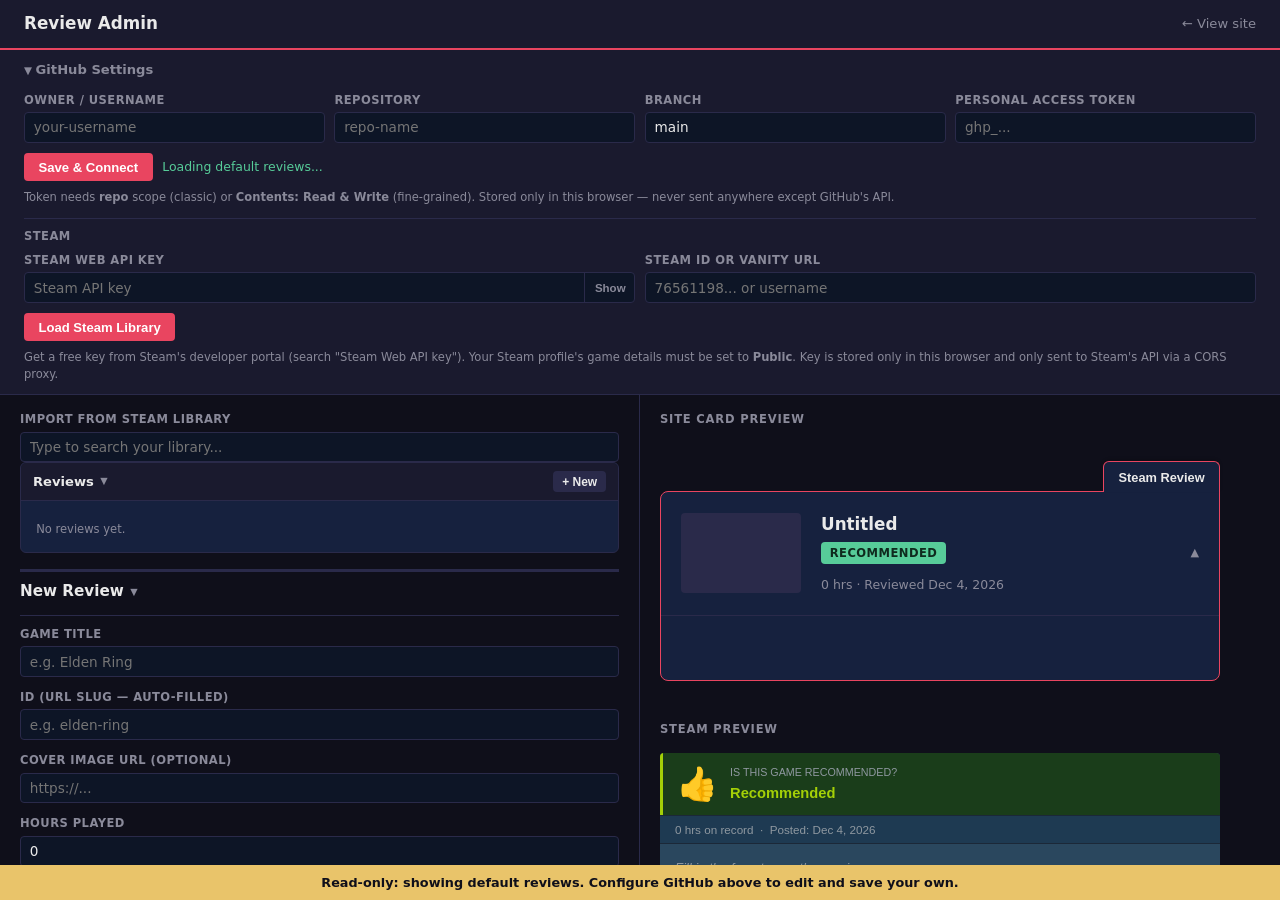
<file: admin.html>
<!DOCTYPE html>
<html lang="en">
<head>
  <meta charset="UTF-8">
  <meta name="viewport" content="width=device-width, initial-scale=1.0">
  <title>Review Admin</title>
  <link rel="stylesheet" href="style.css">
  <script src="shared.js"></script>
  <style>
    *, *::before, *::after { box-sizing: border-box; margin: 0; padding: 0; }

    :root {
      --bg: #0f0f1a;
      --surface: #1a1a2e;
      --panel: #16213e;
      --border: #2a2a4a;
      --accent: #e94560;
      --text: #eaeaea;
      --muted: #8a8a9a;
      --green: #57cc99;
      --red: #e63946;
      --amber: #e9c46a;
      --input-bg: #0d1526;
    }

    body {
      background: var(--bg);
      color: var(--text);
      font-family: 'Segoe UI', system-ui, sans-serif;
      font-size: 14px;
      line-height: 1.5;
      height: 100vh;
      display: flex;
      flex-direction: column;
      overflow: hidden;
    }

    /* ── Header ── */
    header {
      display: flex;
      justify-content: space-between;
      align-items: center;
      background: var(--surface);
      padding: 0.7rem 1.5rem;
      border-bottom: 2px solid var(--accent);
      flex-shrink: 0;
    }
    header span { font-weight: 700; font-size: 1.05rem; }
    header a { color: var(--muted); text-decoration: none; font-size: 0.82rem; }
    header a:hover { color: var(--text); }

    /* ── Settings panel ── */
    #settings {
      background: var(--surface);
      border-bottom: 1px solid var(--border);
      padding: 0.65rem 1.5rem;
      flex-shrink: 0;
    }
    #settings summary {
      cursor: pointer;
      font-size: 0.82rem;
      font-weight: 600;
      color: var(--muted);
      user-select: none;
      list-style: none;
    }
    #settings summary::before { content: '▶ '; font-size: 0.65rem; }
    #settings[open] summary::before { content: '▼ '; }
    #settings summary:hover { color: var(--text); }
    #settings[open] summary { margin-bottom: 0.75rem; }

    .settings-grid {
      display: grid;
      grid-template-columns: repeat(auto-fit, minmax(170px, 1fr));
      gap: 0.6rem;
      margin-bottom: 0.65rem;
    }
    .settings-actions { display: flex; align-items: center; gap: 0.6rem; }
    .hint { font-size: 0.72rem; color: var(--muted); margin-top: 0.4rem; }

    /* ── Workspace ── */
    #workspace {
      display: grid;
      grid-template-columns: 1fr 1fr;
      flex: 1;
      overflow: hidden;
    }

    #left-panel, #right-panel {
      overflow-y: auto;
      padding: 1rem 1.25rem;
    }
    #left-panel { border-right: 1px solid var(--border); }

    /* ── Inputs & labels ── */
    label {
      display: flex;
      flex-direction: column;
      gap: 0.2rem;
      font-size: 0.72rem;
      font-weight: 700;
      color: var(--muted);
      text-transform: uppercase;
      letter-spacing: 0.04em;
    }

    input[type="text"], input[type="url"], input[type="number"],
    input[type="date"], input[type="password"], textarea, select {
      background: var(--input-bg);
      border: 1px solid var(--border);
      border-radius: 4px;
      color: var(--text);
      padding: 0.4rem 0.55rem;
      font-size: 0.85rem;
      font-family: inherit;
      width: 100%;
    }
    input:focus, textarea:focus { outline: none; border-color: var(--accent); }
    textarea { resize: vertical; }

    .radio-row { display: flex; gap: 1.25rem; padding: 0.35rem 0; }
    .radio-row label {
      flex-direction: row; align-items: center; gap: 0.35rem;
      font-size: 0.85rem; color: var(--text); text-transform: none;
      letter-spacing: 0; font-weight: 400; cursor: pointer;
    }

    /* ── Buttons ── */
    button {
      background: var(--accent); color: #fff; border: none;
      border-radius: 4px; padding: 0.4rem 0.9rem;
      cursor: pointer; font-size: 0.82rem; font-weight: 600;
      transition: opacity 0.15s;
    }
    button:hover { opacity: 0.85; }
    button:disabled { opacity: 0.45; cursor: default; }
    /* site-preview buttons (card, review tabs) mirror style.css exactly and
       shouldn't inherit the admin UI's generic button hover/opacity styling */
    #site-preview button:hover { opacity: 1; }
    button.secondary { background: var(--border); color: var(--text); }
    button.danger { background: var(--red); }
    button.sm { padding: 0.2rem 0.55rem; font-size: 0.75rem; }

    /* ── Review list ── */
    #existing-reviews {
      background: var(--panel);
      border: 1px solid var(--border);
      border-radius: 6px;
      margin-bottom: 1rem;
      overflow: hidden;
    }
    .panel-hdr {
      display: flex; justify-content: space-between; align-items: center;
      padding: 0.5rem 0.75rem;
      background: var(--surface);
      border-bottom: 1px solid var(--border);
      cursor: pointer; user-select: none;
    }
    .panel-hdr strong { font-size: 0.82rem; }
    #review-list { padding: 0.35rem; }
    #review-list.collapsed { display: none; }
    .r-item button {
      background: none; color: var(--text); padding: 0.3rem 0.55rem;
      width: 100%; text-align: left; border-radius: 4px;
      font-size: 0.82rem; font-weight: 400;
    }
    .r-item button:hover { background: var(--border); opacity: 1; }
    .r-item.active button { background: var(--accent); color: #fff; }

    /* ── Form ── */
    #review-form { display: flex; flex-direction: column; gap: 0.75rem; margin-bottom: 2rem; }
    #form-heading { font-size: 0.95rem; font-weight: 700; margin-bottom: 0.1rem; }

    .section-toggle-row { display: flex; align-items: center; justify-content: space-between; cursor: pointer; user-select: none; margin: -0.5rem 0; padding: 0.5rem 0; }
    .review-section-body { display: flex; flex-direction: column; gap: 0.75rem; }
    .review-section-body.collapsed { display: none; }

    .dyn-section > label { margin-bottom: 0.25rem; }

    .form-tabs { display: flex; flex-wrap: wrap; gap: 0.25rem; align-items: center; }
    .form-tab {
      display: flex; align-items: center; gap: 0.3rem;
      background: var(--input-bg); color: var(--muted); border: 1px solid var(--border);
      border-bottom: none; border-radius: 4px 4px 0 0; padding: 0.35rem 0.55rem 0.35rem 0.75rem;
      font-size: 0.78rem; font-weight: 600; cursor: pointer; position: relative; top: 1px;
    }
    .form-tab.active { background: var(--panel); color: var(--text); border-color: var(--accent); }
    .form-tab[draggable="true"] { cursor: grab; }
    .form-tab.dragging { opacity: 0.4; }
    .form-tab.drag-over { border-color: var(--accent); box-shadow: inset 2px 0 0 var(--accent); }
    .form-tab-rename-input {
      background: transparent; border: none; border-bottom: 1px dashed var(--muted);
      color: inherit; font: inherit; padding: 0; width: 6.5rem;
    }
    .form-tab-rename-input:focus { outline: none; border-color: var(--accent); }
    .form-tab-close {
      background: none; color: var(--muted); padding: 0 0.15rem;
      font-size: 0.85rem; line-height: 1; border-radius: 50%;
      cursor: pointer; /* override the draggable parent's cursor:grab it would otherwise inherit */
    }
    .form-tab-close:hover { color: var(--text); }
    .form-tab-add { padding: 0.35rem 0.65rem; font-weight: 700; }
    /* Applied alongside .form-tab/.form-subtab for their delete-confirm state
       (see renderReviewTabs/renderSubTabBar) — same pill shape, but the text
       itself isn't clickable, only the ✓/✗ buttons deleteConfirmRow renders. */
    .form-tab-confirm { cursor: default; white-space: nowrap; }

    .sub-tab-bar { display: flex; flex-wrap: wrap; gap: 0.35rem; align-items: center; padding: 0.5rem 0 0.4rem; }
    .form-subtab {
      display: flex; align-items: center; gap: 0.3rem;
      background: var(--input-bg); color: var(--muted); border: 1px solid var(--border);
      border-radius: 4px; padding: 0.25rem 0.6rem;
      font-size: 0.75rem; font-weight: 600; cursor: pointer;
    }
    .form-subtab:hover:not(.active) { color: var(--text); }
    .form-subtab.active { background: var(--accent); border-color: var(--accent); color: #fff; }
    .form-subtab.active .form-tab-close { color: rgba(255,255,255,0.85); }
    .form-subtab[draggable="true"] { cursor: grab; }
    .form-subtab.dragging { opacity: 0.4; }
    .form-subtab.drag-over { border-color: var(--accent); box-shadow: inset 2px 0 0 var(--accent); }
    .form-subtab-add { font-weight: 700; }

    #save-tab-editor { display: inline-flex; gap: 0.3rem; align-items: center; }
    #save-tab-editor button { padding: 0.25rem 0.5rem !important; min-width: auto !important; }

    .review-editor {
      background: var(--input-bg); border: 1px solid var(--border);
      border-radius: 4px; border-top-left-radius: 0; overflow: hidden;
    }
    .review-editor:focus-within { border-color: var(--accent); }

    .format-toolbar {
      display: flex; flex-wrap: wrap; gap: 0.3rem;
      padding: 0.4rem 0.5rem; border-bottom: 1px solid var(--border);
    }
    .format-toolbar button {
      background: var(--panel); color: var(--text); border: 1px solid var(--border);
      border-radius: 4px; padding: 0.25rem 0.6rem; font-size: 0.78rem; font-weight: 600;
      cursor: pointer; line-height: 1.3; min-width: 1.9rem;
    }
    .format-toolbar button:hover { border-color: var(--accent); }
    .format-toolbar-sep { width: 1px; align-self: stretch; background: var(--border); margin: 0 0.1rem; }

    #save-block-editor { display: inline-flex; gap: 0.3rem; align-items: center; }
    .save-block-input {
      background: var(--input-bg); color: var(--text); border: 1px solid var(--accent);
      border-radius: 4px; padding: 0.25rem 0.6rem; font-size: 0.78rem;
      width: 9rem;
    }
    .save-block-input:focus { outline: none; }
    #save-block-editor button { padding: 0.25rem 0.5rem !important; min-width: auto !important; }

    #link-editor { display: inline-flex; gap: 0.3rem; align-items: center; }
    #link-editor button { padding: 0.25rem 0.5rem !important; min-width: auto !important; }
    #link-url { width: 12rem; }

    .dropdown-wrap { position: relative; display: inline-flex; }
    .dropdown-menu {
      position: absolute;
      z-index: 20;
      top: 100%;
      left: 0;
      margin-top: 0.25rem;
      min-width: 180px;
      background: var(--surface);
      border: 1px solid var(--border);
      border-radius: 4px;
      max-height: 220px;
      overflow-y: auto;
      display: none;
    }
    .dropdown-menu.open { display: block; }
    .dropdown-item {
      display: flex; align-items: center; justify-content: space-between; gap: 0.5rem;
      padding: 0.35rem 0.4rem 0.35rem 0.6rem;
      font-size: 0.8rem; font-weight: 400;
      cursor: pointer;
    }
    .dropdown-item:hover { background: var(--border); }
    .dropdown-item-confirm { cursor: default; }
    .dropdown-item-confirm:hover { background: none; }
    .dropdown-remove {
      background: none !important; color: var(--muted); padding: 0 0.3rem !important;
      font-size: 0.85rem; line-height: 1; border: none !important; min-width: auto !important;
      border-radius: 50% !important;
    }
    .dropdown-remove:hover { color: var(--text); }
    .dropdown-empty { padding: 0.5rem 0.6rem; font-size: 0.78rem; color: var(--muted); }
    .dropdown-search {
      position: sticky; top: 0;
      background: var(--surface);
      padding: 0.3rem; border-bottom: 1px solid var(--border);
    }
    .dropdown-search input { width: 100%; box-sizing: border-box; }

    .review-editor textarea {
      border: none; border-radius: 0; background: transparent;
      display: block; width: 100%;
    }
    .review-editor textarea:focus { outline: none; }

    #save-row { display: flex; align-items: center; gap: 0.65rem; flex-wrap: wrap; padding-top: 0.25rem; }
    .status { font-size: 0.78rem; }
    .status.ok { color: var(--green); }
    .dirty-indicator-text { font-size: 0.78rem; font-weight: 600; color: var(--amber); }
    #local-draft-flag { font-size: 0.95rem; cursor: default; }
    .local-draft-warn { color: var(--amber); margin-left: 0.35rem; font-size: 0.8rem; }

    #bbcode-warnings { font-size: 0.78rem; color: var(--amber); min-height: 1.1em; margin-top: 0.3rem; }

    #local-draft-banner {
      display: flex; align-items: center; gap: 0.6rem; flex-wrap: wrap;
      background: rgba(233, 196, 106, 0.12); border: 1px solid var(--amber);
      border-radius: 6px; padding: 0.5rem 0.7rem; margin-bottom: 0.75rem;
      font-size: 0.82rem;
    }
    #local-draft-banner button { padding: 0.25rem 0.5rem !important; min-width: auto !important; }

    #import-panel { display: flex; flex-direction: column; gap: 0.5rem; margin-top: 0.5rem; }
    #import-panel textarea { min-height: 280px; font-size: 0.8rem; }
    .import-actions { display: flex; align-items: center; gap: 0.6rem; }

    /* ── Tag input ── */
    .tags-label-row { display: flex; justify-content: space-between; align-items: center; cursor: pointer; user-select: none; margin: -0.5rem 0 -0.25rem; padding: 1rem 0 1rem; }
    .tags-label-row label { margin: 0; }
    .section-toggle-label { display: inline-flex; align-items: center; gap: 0.4rem; }
    .chevron { font-size: 0.6rem; color: var(--muted); }
    .tag-chips.collapsed { display: none; }
    .tags-actions { display: inline-flex; align-items: center; gap: 0.4rem; }
    #tag-input-wrap { position: relative; display: inline-flex; align-items: center; gap: 0.3rem; }
    #tag-input-wrap button { padding: 0.25rem 0.5rem !important; min-width: auto !important; }
    .tag-chips {
      display: flex; flex-direction: column; align-items: stretch; gap: 0.15rem;
      margin-bottom: 0.35rem;
    }
    .tag-chip-group {
      display: flex; flex-wrap: wrap; align-items: center; gap: 0.3rem;
      min-height: 1.7rem; padding: 0.15rem 0.3rem; border-radius: 4px;
      transition: background 0.12s;
    }
    .tag-chip-group.drag-over { background: var(--border); outline: 1px dashed var(--accent); }
    .tag-chip-group-core { border-top: 1px solid var(--border); border-bottom: 1px solid var(--border); padding-top: 0.4rem; padding-bottom: 0.4rem; margin-bottom: 0.15rem; }
    .tag-group-label-core { color: var(--accent); opacity: 1; }
    .tag-group-label {
      font-size: 0.62rem; font-weight: 700; text-transform: uppercase;
      letter-spacing: 0.04em; color: var(--muted); opacity: 0.8;
      min-width: 4.5rem;
    }
    .tag-group-label-editable { cursor: pointer; }
    .tag-group-label-editable:hover { color: var(--text); text-decoration: underline; }
    .tag-group-label-editable.dragging { opacity: 0.4; }
    .tag-group-rename-editor { display: inline-flex; align-items: center; gap: 0.3rem; }
    .tag-group-rename-editor input { width: 6rem; }
    .tag-group-rename-editor button { padding: 0.2rem 0.4rem !important; min-width: auto !important; }
    .tag-group-delete-btn {
      background: none; color: var(--muted); padding: 0 0.2rem;
      font-size: 0.7rem; line-height: 1; border-radius: 50%;
    }
    .tag-group-delete-btn:hover { color: var(--red); opacity: 1; }
    .tag-group-delete-confirm { display: inline-flex; align-items: center; gap: 0.3rem; font-size: 0.68rem; color: var(--muted); }
    .tag-chip {
      display: flex; align-items: center; gap: 0.3rem;
      background: var(--border); color: var(--text);
      border-radius: 999px; padding: 0.15rem 0.4rem 0.15rem 0.65rem;
      font-size: 0.78rem;
      cursor: grab;
    }
    .tag-chip:active { cursor: grabbing; }
    .tag-chip.drag-over-chip { outline: 2px solid var(--accent); outline-offset: 1px; }
    .tag-chip button {
      background: none; color: var(--muted); padding: 0 0.2rem;
      font-size: 0.85rem; line-height: 1; border-radius: 50%;
    }
    .tag-chip button:hover { color: var(--text); opacity: 1; }
    #tag-suggestions {
      position: absolute;
      top: 100%;
      right: 0;
      z-index: 20;
      min-width: 220px;
      background: var(--surface);
      border: 1px solid var(--border);
      border-top: none;
      border-radius: 0 0 4px 4px;
      max-height: 180px;
      overflow-y: auto;
      display: none;
    }
    #tag-suggestions.open { display: block; }
    .tag-suggestion {
      padding: 0.35rem 0.6rem;
      cursor: pointer;
      font-size: 0.82rem;
    }
    .tag-suggestion:hover, .tag-suggestion.hl { background: var(--border); }
    .tag-suggestion.create { color: var(--muted); font-style: italic; }
    .tag-suggestion-cat { color: var(--muted); font-size: 0.72rem; }
    #add-tagcat-editor { display: inline-flex; align-items: center; gap: 0.3rem; }
    #add-tagcat-editor button { padding: 0.25rem 0.5rem !important; min-width: auto !important; }

    /* ── Steam library search ── */
    #steam-search-wrap { position: relative; }
    #game-results {
      position: absolute;
      z-index: 20;
      width: 100%;
      background: var(--surface);
      border: 1px solid var(--border);
      border-top: none;
      border-radius: 0 0 4px 4px;
      max-height: 220px;
      overflow-y: auto;
      display: none;
    }
    #game-results.open { display: block; }
    .game-result {
      display: flex;
      align-items: center;
      gap: 0.55rem;
      padding: 0.35rem 0.6rem;
      cursor: pointer;
    }
    .game-result:hover { background: var(--border); }
    .game-result img { width: 46px; height: 22px; object-fit: cover; border-radius: 2px; flex-shrink: 0; }
    .g-name { flex: 1; font-size: 0.82rem; overflow: hidden; text-overflow: ellipsis; white-space: nowrap; }
    .g-hrs  { font-size: 0.72rem; color: var(--muted); flex-shrink: 0; }
    .g-msg  { padding: 0.4rem 0.6rem; font-size: 0.78rem; color: var(--muted); }
    .settings-sep { border: none; border-top: 1px solid var(--border); margin: 0.7rem 0 0.6rem; }
    .form-sep { border: none; border-top: 3px solid var(--border); margin: 0.5rem 0; }
    .settings-label { font-size: 0.72rem; font-weight: 700; color: var(--muted); text-transform: uppercase; letter-spacing: 0.04em; margin-bottom: 0.4rem; }

    /* ── Key visibility toggle ── */
    .key-wrap { position: relative; }
    .key-wrap input { padding-right: 3.5rem; }
    .key-toggle {
      position: absolute; right: 0; top: 0; height: 100%;
      background: none; color: var(--muted); padding: 0 0.6rem;
      font-size: 0.72rem; font-weight: 700;
      border-left: 1px solid var(--border); border-radius: 0 4px 4px 0;
    }
    .key-toggle:hover { color: var(--text); opacity: 1; }

    /* ── Preview panel ── */
    .panel-title {
      font-size: 0.72rem; text-transform: uppercase; letter-spacing: 0.07em;
      color: var(--muted); margin-bottom: 0.9rem;
    }

    /* ── Steam card ── */
    .steam-card {
      background: #2a475e;
      border-radius: 4px;
      overflow: hidden;
      color: #c6d4df;
      font-family: Arial, sans-serif;
      font-size: 13px;
      max-width: 560px;
    }
    .steam-cover { width: 100%; max-height: 200px; object-fit: cover; display: block; }
    .steam-rec {
      display: flex; align-items: center; gap: 12px;
      padding: 11px 15px;
    }
    .steam-rec.yes { background: #1a3d1a; border-left: 3px solid #a4d007; }
    .steam-rec.no  { background: #3d1a1a; border-left: 3px solid #c94848; }
    .steam-thumb { font-size: 2rem; line-height: 1; }
    .steam-rec-q { font-size: 0.67rem; color: #8f98a0; text-transform: uppercase; margin-bottom: 2px; }
    .steam-rec-v { font-size: 0.92rem; font-weight: 700; }
    .steam-rec.yes .steam-rec-v { color: #a4d007; }
    .steam-rec.no  .steam-rec-v { color: #c94848; }
    .steam-meta {
      background: #1e3a52;
      padding: 5px 15px;
      font-size: 0.73rem; color: #8f98a0;
      border-top: 1px solid #1b2838;
      border-bottom: 1px solid #1b2838;
    }
    .steam-body { padding: 13px 15px; line-height: 1.65; }
    .steam-copy-row {
      padding: 10px 15px;
      background: #1e3a52;
      border-top: 1px solid #1b2838;
      text-align: right;
    }
    .steam-copy-btn {
      background: #2a475e; color: #c6d4df;
      border: 1px solid #3d5068; border-radius: 3px;
      padding: 6px 14px;
      font-family: Arial, sans-serif; font-size: 0.78rem;
      cursor: pointer;
    }
    .steam-copy-btn:hover { background: #3d5068; }
    .steam-body p { margin-bottom: 0.55rem; }
    .steam-body ul, .steam-body ol { margin: 0 0 0.55rem 1.1rem; }
    .steam-body ul li, .steam-body ol li { margin-bottom: 0.15rem; }
    .steam-body .bb-h1 { display: block; font-size: 1.05rem; font-weight: 700; margin: 0.5rem 0 0.25rem; }
    .steam-body .bb-h2 { display: block; font-size: 0.95rem; font-weight: 700; margin: 0.5rem 0 0.2rem; }
    .steam-body .bb-h3 { display: block; font-size: 0.88rem; font-weight: 700; margin: 0.5rem 0 0.2rem; }
    .steam-body .bb-quote {
      border-left: 3px solid #3d5068; padding: 0.25rem 0 0.25rem 0.7rem;
      margin: 0.4rem 0; color: #8f98a0; font-style: italic;
    }
    .steam-body .bb-code {
      display: block; background: #1b2838; border: 1px solid #3d5068; border-radius: 3px;
      padding: 0.5rem 0.65rem; margin: 0.4rem 0; font-family: Consolas, 'Courier New', monospace;
      font-size: 0.8rem; overflow-x: auto;
    }
    .steam-body .bb-spoiler { background: #3d5068; color: #3d5068; border-radius: 3px; padding: 0 0.2rem; cursor: default; }
    .steam-body .bb-spoiler:hover { background: transparent; color: inherit; }
    .steam-body a { color: #66c0f4; text-decoration: underline; }
    .steam-body table.bb-table { border-collapse: collapse; width: 100%; margin: 0.4rem 0; font-size: 0.78rem; }
    .steam-body table.bb-table th, .steam-body table.bb-table td { border: 1px solid #3d5068; padding: 0.3rem 0.5rem; text-align: left; }
    .steam-body table.bb-table th { background: #1e3a52; }
    .steam-body .bb-hr { border: none; border-top: 1px solid #3d5068; margin: 0.6rem 0; }
    .steam-empty { color: #8f98a0; font-style: italic; }

    /* ── Site card preview: reuses style.css's real .card rules directly.
       Only the color variables are re-scoped here, since the admin UI's own
       --bg/--surface/etc (dark admin theme) differ from the live site's. ── */
    #site-preview {
      --bg:      #1a1a2e;
      --surface: #16213e;
      --border:  #2a2a4a;
      --accent:  #e94560;
      --green:   #57cc99;
      --red:     #e63946;
      --text:    #eaeaea;
      --muted:   #8a8a9a;
      max-width: 560px;
      padding-top: 3rem;
      margin-bottom: 2.5rem;
      font-family: 'Segoe UI', system-ui, sans-serif;
    }

    #error-banner {
      position: fixed;
      left: 0; right: 0; bottom: 0;
      display: flex;
      align-items: center;
      justify-content: center;
      gap: 0.75rem;
      background: var(--red);
      color: #fff;
      font-size: 0.8rem;
      font-weight: 600;
      padding: 0.5rem 1rem;
      z-index: 100;
      transform: translateY(100%);
      transition: transform 0.2s ease;
    }
    #error-banner.visible { transform: translateY(0); }
    #error-banner-close {
      background: none !important; color: #fff; padding: 0 0.25rem !important;
      font-size: 1rem; line-height: 1; min-width: auto !important; opacity: 0.85;
    }
    #error-banner-close:hover { opacity: 1; }

    #readonly-banner {
      position: fixed;
      left: 0; right: 0; bottom: 0;
      display: none;
      align-items: center;
      justify-content: center;
      gap: 0.75rem;
      background: var(--amber);
      color: var(--bg);
      font-size: 0.8rem;
      font-weight: 600;
      padding: 0.5rem 1rem;
      z-index: 99;
    }
    #readonly-banner.visible { display: flex; }

    @media (max-width: 840px) {
      body { overflow: auto; }
      #workspace { grid-template-columns: 1fr; height: auto; overflow: visible; }
      #left-panel, #right-panel { overflow-y: visible; }
      #left-panel { border-right: none; border-bottom: 1px solid var(--border); }
    }
  </style>
</head>
<body>

<header>
  <span>Review Admin</span>
  <a href="index.html">← View site</a>
</header>

<details id="settings">
  <summary>GitHub Settings</summary>
  <div class="settings-grid">
    <label>Owner / Username<input id="gh-owner" type="text" placeholder="your-username"></label>
    <label>Repository<input id="gh-repo" type="text" placeholder="repo-name"></label>
    <label>Branch<input id="gh-branch" type="text" placeholder="main"></label>
    <label>Personal Access Token<input id="gh-token" type="password" placeholder="ghp_..."></label>
  </div>
  <div class="settings-actions">
    <button onclick="saveSettings()">Save &amp; Connect</button>
    <span id="settings-status" class="status"></span>
  </div>
  <p class="hint" style="margin-top:0.5rem">
    Token needs <strong>repo</strong> scope (classic) or <strong>Contents: Read &amp; Write</strong> (fine-grained).
    Stored only in this browser — never sent anywhere except GitHub's API.
  </p>

  <hr class="settings-sep">
  <p class="settings-label">Steam</p>
  <div class="settings-grid">
    <label>Steam Web API Key
      <div class="key-wrap">
        <input id="steam-key" type="password" placeholder="Steam API key">
        <button type="button" class="key-toggle" id="key-toggle" onclick="toggleKeyVis()">Show</button>
      </div>
    </label>
    <label>Steam ID or Vanity URL<input id="steam-id" type="text" placeholder="76561198... or username"></label>
  </div>
  <div class="settings-actions">
    <button onclick="loadSteamLibrary()">Load Steam Library</button>
    <span id="steam-status" class="status"></span>
  </div>
  <p class="hint" style="margin-top:0.5rem">
    Get a free key from Steam's developer portal (search "Steam Web API key").
    Your Steam profile's game details must be set to <strong>Public</strong>.
    Key is stored only in this browser and only sent to Steam's API via a CORS proxy.
  </p>
</details>

<div id="workspace">

  <!-- ── Left: form ── -->
  <div id="left-panel">

    <div id="steam-search-wrap">
      <label>Import from Steam Library
        <input id="game-search" type="text" placeholder="Type to search your library..."
               oninput="filterGames()" onfocus="filterGames()" autocomplete="off">
      </label>
      <div id="game-results"></div>
    </div>

    <div id="existing-reviews">
      <div class="panel-hdr" onclick="toggleReviewListSection()" title="Show/hide review list">
        <span class="section-toggle-label">
          <strong>Reviews</strong>
          <span class="chevron" id="review-list-chevron">&#9660;</span>
        </span>
        <button class="sm secondary" onclick="event.stopPropagation(); newReview()">+ New</button>
      </div>
      <div id="review-list">
        <p class="hint" style="padding:0.5rem 0.6rem">Enter GitHub settings above to load existing reviews.</p>
      </div>
    </div>

    <hr class="form-sep">

    <div class="section-toggle-row" onclick="toggleReviewSection()" title="Show/hide review details">
      <span class="section-toggle-label">
        <div id="form-heading">New Review</div>
        <span class="chevron" id="review-section-chevron">&#9660;</span>
      </span>
    </div>

    <hr class="settings-sep">

    <form id="review-form" onsubmit="return false">

      <div id="local-draft-banner" style="display:none">
        <span id="local-draft-text"></span>
        <button type="button" class="secondary" onclick="discardLocalDraft()">Discard</button>
      </div>

      <label>Game Title
        <input id="f-title" type="text" placeholder="e.g. Elden Ring" spellcheck="true" oninput="syncId(); updatePreview()">
      </label>

      <div id="review-section-body" class="review-section-body">

      <label>ID (URL slug — auto-filled)
        <input id="f-id" type="text" placeholder="e.g. elden-ring" readonly>
      </label>

      <label>Cover Image URL (optional)
        <input id="f-cover" type="url" placeholder="https://..." oninput="updatePreview()">
      </label>

      <label>Hours Played
        <input id="f-hours" type="number" min="0" value="0" oninput="updatePreview()">
      </label>

      <label>Date Posted
        <input id="f-date" type="date" oninput="updatePreview()">
      </label>

      <label>Recommendation
        <div class="radio-row">
          <label><input type="radio" name="recommended" value="true" checked onchange="updatePreview()"> Recommended</label>
          <label><input type="radio" name="recommended" value="false" onchange="updatePreview()"> Not Recommended</label>
        </div>
      </label>

      </div>

      <hr class="form-sep">

      <div class="dyn-section">
        <div class="tags-label-row" onclick="toggleTagsSection()" title="Show/hide tags">
          <span class="section-toggle-label">
            <label>Tags</label>
            <span class="chevron" id="tags-collapse-chevron">&#9660;</span>
          </span>
          <span class="tags-actions" onclick="event.stopPropagation()">
            <div class="dropdown-wrap manage-tags-wrap">
              <button type="button" class="sm secondary" onclick="toggleManageTagsDropdown(event)" title="Delete tags from the global registry">Manage Tags &#9662;</button>
              <div id="manage-tags-dropdown" class="dropdown-menu">
                <div class="dropdown-search">
                  <input type="text" id="manage-tags-search" class="save-block-input" placeholder="Search tags..." oninput="renderManageTagsDropdown()">
                </div>
                <div id="manage-tags-list"></div>
              </div>
            </div>
            <button type="button" class="sm secondary" id="add-tag-btn" onclick="startAddTag(event)" title="Add a tag to this review">+ Add Tag</button>
            <span id="tag-input-wrap" style="display:none">
              <input id="tag-input" type="text" class="save-block-input" placeholder="Type to add or create a tag..."
                     oninput="filterTagSuggestions()" onfocus="filterTagSuggestions()"
                     onkeydown="onTagKeydown(event)" autocomplete="off">
              <div id="tag-suggestions"></div>
              <button type="button" onmousedown="event.preventDefault()" onclick="confirmAddTagFromInput()" title="Add tag">&check;</button>
              <button type="button" onmousedown="event.preventDefault()" onclick="cancelAddTag()" title="Cancel">&times;</button>
            </span>
            <button type="button" class="sm secondary" id="add-tagcat-btn" onclick="startAddTagCategory()" title="Add a new tag category">+ Add Category</button>
            <span id="add-tagcat-editor" style="display:none">
              <input type="text" id="new-tagcat-name" class="save-block-input" placeholder="Category name..."
                     onkeydown="onInlineEditorKeydown(event, confirmAddTagCategory, cancelAddTagCategory)" onblur="cancelAddTagCategory()">
              <button type="button" onmousedown="event.preventDefault()" onclick="confirmAddTagCategory()" title="Save category">&check;</button>
              <button type="button" onmousedown="event.preventDefault()" onclick="cancelAddTagCategory()" title="Cancel">&times;</button>
            </span>
          </span>
        </div>
        <div id="tags-chips" class="tag-chips"></div>
      </div>

      <hr class="form-sep">

      <label>Summary (short tagline)
        <input id="f-summary" type="text" placeholder="One sentence hook" spellcheck="true" oninput="updatePreview()">
      </label>

      <div class="dyn-section">
        <div class="form-tabs" id="review-tabs"></div>
        <div class="review-editor review-tab-panel">
          <div class="format-toolbar">
            <button type="button" onclick="applyFormat('bold')" title="Bold"><b>B</b></button>
            <button type="button" onclick="applyFormat('italic')" title="Italic"><i>I</i></button>
            <button type="button" onclick="applyFormat('underline')" title="Underline"><u>U</u></button>
            <button type="button" onclick="applyFormat('strike')" title="Strikethrough"><s>S</s></button>
            <span class="format-toolbar-sep"></span>
            <button type="button" onclick="applyFormat('header1')" title="Header 1">H1</button>
            <button type="button" onclick="applyFormat('header2')" title="Header 2">H2</button>
            <button type="button" onclick="applyFormat('header3')" title="Header 3">H3</button>
            <span class="format-toolbar-sep"></span>
            <button type="button" onclick="applyFormat('list')" title="Bulleted list">&bull; List</button>
            <button type="button" onclick="applyFormat('olist')" title="Numbered list">1. List</button>
            <span class="format-toolbar-sep"></span>
            <button type="button" onclick="applyFormat('quote')" title="Quote">&ldquo;Quote&rdquo;</button>
            <button type="button" onclick="applyFormat('code')" title="Code block">&lt;/&gt;</button>
            <button type="button" onclick="applyFormat('spoiler')" title="Spoiler">Spoiler</button>
            <button type="button" id="link-btn" onclick="startInsertLink()" title="Insert link">Link</button>
            <span id="link-editor" style="display:none">
              <input type="text" id="link-url" class="save-block-input" placeholder="https://..."
                     onkeydown="onInlineEditorKeydown(event, confirmInsertLink, cancelInsertLink)" onblur="cancelInsertLink()">
              <button type="button" onmousedown="event.preventDefault()" onclick="confirmInsertLink()" title="Insert link">&check;</button>
              <button type="button" onmousedown="event.preventDefault()" onclick="cancelInsertLink()" title="Cancel">&times;</button>
            </span>
            <button type="button" onclick="applyFormat('table')" title="Insert table">Table</button>
            <button type="button" onclick="applyFormat('hr')" title="Horizontal rule">&mdash;</button>
            <button type="button" onclick="applyFormat('noparse')" title="Raw text (ignore formatting)">Raw</button>
            <span class="format-toolbar-sep"></span>
            <div class="dropdown-wrap blocks-dropdown-wrap">
              <button type="button" onclick="toggleBlocksDropdown(event)" title="Insert a saved block">Blocks &#9662;</button>
              <div id="blocks-dropdown" class="dropdown-menu"></div>
            </div>
            <button type="button" id="save-block-btn" onclick="startSaveCustomBlock()" title="Save the selected text as a reusable block">+ Save Block</button>
            <span id="save-block-editor" style="display:none">
              <input type="text" id="save-block-name" class="save-block-input" placeholder="Block name..."
                     onkeydown="onInlineEditorKeydown(event, confirmSaveCustomBlock, cancelSaveCustomBlock)" onblur="cancelSaveCustomBlock()">
              <button type="button" onmousedown="event.preventDefault()" onclick="confirmSaveCustomBlock()" title="Save block">&check;</button>
              <button type="button" onmousedown="event.preventDefault()" onclick="cancelSaveCustomBlock()" title="Cancel">&times;</button>
            </span>
            <span id="blocks-status" class="status"></span>
            <span class="format-toolbar-sep"></span>
            <button type="button" id="save-tab-btn" onclick="startSaveCustomTab()" title="Save the active tab as a reusable saved tab">+ Save Tab</button>
            <span id="save-tab-editor" style="display:none">
              <input type="text" id="save-tab-name" class="save-block-input" placeholder="Tab name..."
                     onkeydown="onInlineEditorKeydown(event, confirmSaveCustomTab, cancelSaveCustomTab)" onblur="cancelSaveCustomTab()">
              <button type="button" onmousedown="event.preventDefault()" onclick="confirmSaveCustomTab()" title="Save tab">&check;</button>
              <button type="button" onmousedown="event.preventDefault()" onclick="cancelSaveCustomTab()" title="Cancel">&times;</button>
            </span>
            <span id="tabs-status" class="status"></span>
          </div>
          <div class="sub-tab-bar" id="sub-tab-bar"></div>
          <textarea id="f-review-text" rows="5" placeholder="Main review text..." spellcheck="true" oninput="onReviewTextInput()"></textarea>
          <div id="bbcode-warnings"></div>
        </div>
      </div>

      <div id="save-row">
        <button type="button" id="save-btn" onclick="saveReview()">Save to GitHub</button>
        <button type="button" class="secondary" id="save-local-btn" onclick="saveLocalDraft()" title="Save this review to the browser only, without pushing to GitHub">Save Locally</button>
        <span id="local-draft-flag" class="local-draft-warn" style="display:none" title="This review has a local draft that hasn't been pushed to GitHub yet">&#9888;</span>
        <button type="button" id="delete-btn" class="danger" style="display:none" onclick="startDeleteReview()">Delete</button>
        <span id="delete-confirm" style="display:none">
          Delete this review?
          <button type="button" class="danger sm" onclick="confirmDeleteReview()">Yes, delete</button>
          <button type="button" class="secondary sm" onclick="cancelDeleteReview()">Cancel</button>
        </span>
        <button type="button" class="secondary" id="export-btn" onclick="exportReview()" title="Copy the whole review as plain text, e.g. to paste into a word processor for spelling/grammar checks">Export</button>
        <button type="button" class="secondary" id="import-btn" onclick="startImportReview()" title="Paste back an edited export to update this review">Import</button>
        <span id="save-status" class="status"></span>
        <span id="dirty-indicator" class="dirty-indicator-text" style="display:none"></span>
      </div>

      <div id="import-panel" style="display:none">
        <textarea id="import-text" rows="14" placeholder="Paste the exported review text here..." spellcheck="false"></textarea>
        <div class="import-actions">
          <button type="button" onclick="confirmImportReview()">Apply Import</button>
          <button type="button" class="secondary" onclick="cancelImportReview()">Cancel</button>
          <span id="import-status" class="status"></span>
        </div>
      </div>

    </form>
  </div>

  <!-- ── Right: preview ── -->
  <div id="right-panel">
    <h2 class="panel-title">Site Card Preview</h2>
    <div id="site-preview"></div>

    <h2 class="panel-title">Steam Preview</h2>
    <div id="steam-preview"></div>
  </div>

</div>

<div id="error-banner">
  <span id="error-banner-text"></span>
  <button type="button" id="error-banner-close" onclick="hideError()">&times;</button>
</div>

<div id="readonly-banner">
  <span>Read-only: showing default reviews. Configure GitHub above to edit and save your own.</span>
</div>

<script>
// ── State ────────────────────────────────────────────────────────────────────
let reviews          = [];
let fileSha          = null;
let editingId        = null;
let steamLibrary     = [];
let currentTags      = [];
let currentCoreTags  = []; // review-local subset of currentTags shown as badges on the card (renderCoreTags, shared.js) — NOT a global tag category, independent of tagCategories/tagRegistry; edited via the "Core Tags" drop line in renderTags() below
let tagHlIndex       = -1;
let savedFormState = null; // getForm() snapshot as of the last load/save — refreshFormSnapshot() sets it, getChangedFormFields() diffs the live form against it field by field
let pendingLocalDraft = null; // { id, savedAt, data } surfaced by checkLocalDraft() — set while the draft's Discard banner is showing (and its data already applied to the form), null otherwise
let steamBody        = '';
let extraTabs        = []; // [{ id, name, content }]
let activeReviewTab  = 'steam';
let draggedTabId     = null;
let confirmingReviewTabDeleteId = null; // review tab id currently showing its inline "delete?" confirmation
let activeSubTabs    = []; // [{ id, name, content }] — parsed from the active review tab's [tab=Name] blocks; empty means plain (unsplit) content
let activeSubTabId   = null; // id of the sub-tab currently shown in the editor, or null when activeSubTabs is empty
let draggedSubTabId  = null;
let confirmingSubTabDeleteId = null; // sub-tab id currently showing its inline "delete?" confirmation
let sitePreviewExpanded = true;
let sitePreviewBodyTab  = 'steam';
let sitePreviewSubTab   = 0;
let sitePreviewShowAllTags = false;
let customBlocks        = []; // [{ id, name, content }] — reusable saved snippets, shared across all reviews
let blocksSha           = null;
let pendingBlockContent = null; // selected text staged while naming a new block
let confirmingBlockDeleteId = null; // saved-block id currently showing its inline "delete?" confirmation
let pendingLinkSelection = null; // { start, end, text } captured when the Link button was clicked
let errorBannerTimer    = null;
let customTabs          = []; // [{ id, name, content }] — saved tab templates, offered from the "+" tab dropdown
let tabsSha             = null;
let pendingTabContent   = null; // content of the active tab staged while naming a new saved tab
let confirmingTabDeleteId = null; // saved-tab id currently showing its inline "delete?" confirmation
let tagCategories        = []; // [{ id, name }] — saved tag categories, stored in data/tag-categories.json
let tagRegistry          = []; // [{ id, name, category }] — global tag name → category registry, stored in data/tags.json (category is a tagCategories name, or '' for uncategorized)
let savedTagCategories        = []; // last GitHub-synced snapshot of tagCategories — discardTagChanges() reverts to this
let savedTagRegistry          = []; // last GitHub-synced snapshot of tagRegistry — discardTagChanges() reverts to this
let draggedTagIndex          = null; // index into currentTags of the chip currently being dragged between category lines
let draggedTagCategoryId     = null; // tagCategories id of the category *line* being dragged to reorder it (see reorderTagCategories) — distinct from draggedTagIndex above (a chip drag), only one is ever non-null at a time
let renamingTagCategoryId    = null; // category id currently showing its inline rename editor (input + confirm/cancel) in the tag chip editor
let confirmingTagCatDeleteId = null; // category id currently showing its inline "delete?" confirmation in the tag chip editor
let confirmingTagDeleteId    = null; // registry tag id currently showing its inline "delete?" confirmation in the Manage Tags dropdown
let renamingTagId            = null; // registry tag id currently showing its inline rename editor in the Manage Tags dropdown
let tagsDirty                = false; // true when tagRegistry/tagCategories have local edits not yet pushed to GitHub — committed together with the next review save (ghCommitFiles), not per-action

// ── Constants & helpers ────────────────────────────────────────────────────────
const FORMAT_TAGS = {
  bold:      ['[b]', '[/b]'],
  italic:    ['[i]', '[/i]'],
  underline: ['[u]', '[/u]'],
  strike:    ['[strike]', '[/strike]'],
  header1:   ['[h1]', '[/h1]'],
  header2:   ['[h2]', '[/h2]'],
  header3:   ['[h3]', '[/h3]'],
  quote:     ['[quote]', '[/quote]'],
  code:      ['[code]', '[/code]'],
  spoiler:   ['[spoiler]', '[/spoiler]'],
};

const PROXY = url => 'https://corsproxy.io/?' + encodeURIComponent(url);

// Identity used for automated data-saving commits (reviews/blocks/tabs/tag
// categories/tag registry) — deliberately not a verified email on any GitHub
// account, so these commits don't count toward the PAT owner's contribution
// graph the way commits authored as themselves would.
const DATA_COMMIT_IDENTITY = { name: 'Review Admin', email: 'review-admin@localhost' };

const v   = id => document.getElementById(id).value.trim();
const set = (id, val) => { document.getElementById(id).value = val; };
const today = () => new Date().toISOString().slice(0, 10);

// ── Inline editor helper ────────────────────────────────────────────────────
// The default pattern for a small "click to add/rename/insert something" UI
// in this admin tool: a fixed trigger element and a fixed editor element (an
// input plus ✓/✗ buttons) swap visibility. Use these three for any new one
// instead of hand-rolling the show/hide/focus/keydown wiring again — see the
// existing callers (startAddTagCategory, startInsertLink, startSaveCustomBlock,
// startSaveCustomTab, startAddTag, startDeleteReview) for the shape.
function startInlineEditor(triggerId, editorId, inputId, opts = {}) {
  document.getElementById(triggerId).style.display = 'none';
  document.getElementById(editorId).style.display = '';
  if (inputId) {
    const input = document.getElementById(inputId);
    input.value = opts.value ?? '';
    input.focus();
    if (opts.select) input.select();
  }
}

function cancelInlineEditor(triggerId, editorId) {
  document.getElementById(triggerId).style.display = '';
  document.getElementById(editorId).style.display = 'none';
}

// Enter confirms, Escape cancels — wire an editor input's onkeydown to this:
// onkeydown="onInlineEditorKeydown(event, confirmX, cancelX)". Callers that
// need extra key handling beyond confirm/cancel (e.g. the tag input's arrow
// keys and suggestion picking) keep their own keydown handler instead.
function onInlineEditorKeydown(e, onConfirm, onCancel) {
  if (e.key === 'Enter') { e.preventDefault(); onConfirm(); }
  if (e.key === 'Escape') { e.preventDefault(); onCancel(); }
}

// Shared "Delete X?" ✓/✗ confirmation content for list rows (custom blocks,
// saved tabs, tag categories) — callers wrap this in whatever container
// fits their context (a dropdown row vs. an inline tag-chip line).
function deleteConfirmRow(label, onConfirmCall, onCancelCall) {
  return `
    <span>Delete "${escHtml(label)}"?</span>
    <span>
      <button type="button" class="dropdown-remove" onclick="event.stopPropagation(); ${onConfirmCall}" title="Confirm delete">&check;</button>
      <button type="button" class="dropdown-remove" onclick="event.stopPropagation(); ${onCancelCall}" title="Cancel">&times;</button>
    </span>
  `;
}

// ── Config ───────────────────────────────────────────────────────────────────
function getCfg() {
  return {
    owner:  localStorage.getItem('gh_owner')  || '',
    repo:   localStorage.getItem('gh_repo')   || '',
    branch: localStorage.getItem('gh_branch') || 'main',
    token:  localStorage.getItem('gh_token')  || '',
  };
}

function saveSettings() {
  localStorage.setItem('gh_owner',   v('gh-owner'));
  localStorage.setItem('gh_repo',    v('gh-repo'));
  localStorage.setItem('gh_branch',  v('gh-branch') || 'main');
  localStorage.setItem('gh_token',   v('gh-token'));
  loadReviewList();
}

// ── GitHub API ────────────────────────────────────────────────────────────────
async function ghReq(url, opts = {}) {
  const { token } = getCfg();
  const headers = {
    Authorization: `token ${token}`,
    Accept: 'application/vnd.github.v3+json',
  };
  if (opts.body) headers['Content-Type'] = 'application/json';
  const res = await fetch(url, {
    ...opts,
    headers,
    cache: 'no-store', // GitHub's Contents API GETs are cacheable (Cache-Control: private, max-age=60);
                        // without this, a GET soon after a PUT can return the pre-PUT sha from the
                        // browser's HTTP cache, and the next PUT gets rejected as a conflict.
    body: opts.body ? JSON.stringify(opts.body) : undefined,
  });
  return res;
}

async function ghCheckRepo() {
  const { owner, repo } = getCfg();
  const res = await ghReq(`https://api.github.com/repos/${owner}/${repo}`);
  if (res.status === 404) throw new Error(`Repo "${owner}/${repo}" not found — check the owner/repo name and that your token has access.`);
  if (!res.ok) { const e = await res.json(); throw new Error(e.message || `GitHub ${res.status}`); }
}

async function ghGetJson(path) {
  const { owner, repo, branch } = getCfg();
  const res = await ghReq(
    `https://api.github.com/repos/${owner}/${repo}/contents/${path}?ref=${branch}`
  );
  if (res.status === 404) return { data: null, sha: null };
  if (!res.ok) { const e = await res.json(); throw new Error(e.message || `GitHub ${res.status}`); }
  const result = await res.json();
  return { data: JSON.parse(b64decode(result.content)), sha: result.sha };
}

async function ghPutJson(path, data, sha, msg) {
  const { owner, repo, branch } = getCfg();
  const res = await ghReq(
    `https://api.github.com/repos/${owner}/${repo}/contents/${path}`,
    {
      method: 'PUT',
      body: {
        message: msg,
        content: b64encode(JSON.stringify(data, null, 2)),
        branch,
        author: DATA_COMMIT_IDENTITY,
        committer: DATA_COMMIT_IDENTITY,
        ...(sha ? { sha } : {}),
      },
    }
  );
  if (!res.ok) { const e = await res.json(); throw new Error(e.message || `GitHub ${res.status}`); }
  const result = await res.json();
  return result.content.sha;
}

// ── Git Data API (multi-file atomic commits) ────────────────────────────────
// The Contents API above (ghGetJson/ghPutJson) only ever touches one file per
// commit. Saving a review together with pending tag/category changes (see
// tagsDirty) needs one commit spanning three files, which means dropping down
// to git's actual object model: create a blob per file, a tree referencing
// them, a commit pointing at that tree, then move the branch ref to it.
async function ghGetRef(branch) {
  const { owner, repo } = getCfg();
  const res = await ghReq(`https://api.github.com/repos/${owner}/${repo}/git/refs/heads/${branch}`);
  if (!res.ok) { const e = await res.json(); throw new Error(e.message || `GitHub ${res.status}`); }
  const result = await res.json();
  return result.object.sha;
}

async function ghGetCommitTree(commitSha) {
  const { owner, repo } = getCfg();
  const res = await ghReq(`https://api.github.com/repos/${owner}/${repo}/git/commits/${commitSha}`);
  if (!res.ok) { const e = await res.json(); throw new Error(e.message || `GitHub ${res.status}`); }
  const result = await res.json();
  return result.tree.sha;
}

async function ghCreateBlob(content) {
  const { owner, repo } = getCfg();
  const res = await ghReq(`https://api.github.com/repos/${owner}/${repo}/git/blobs`, {
    method: 'POST',
    body: { content: b64encode(content), encoding: 'base64' },
  });
  if (!res.ok) { const e = await res.json(); throw new Error(e.message || `GitHub ${res.status}`); }
  const result = await res.json();
  return result.sha;
}

async function ghCreateTree(baseTreeSha, entries) {
  const { owner, repo } = getCfg();
  const res = await ghReq(`https://api.github.com/repos/${owner}/${repo}/git/trees`, {
    method: 'POST',
    body: { base_tree: baseTreeSha, tree: entries },
  });
  if (!res.ok) { const e = await res.json(); throw new Error(e.message || `GitHub ${res.status}`); }
  const result = await res.json();
  return result.sha;
}

async function ghCreateCommit(message, treeSha, parentSha) {
  const { owner, repo } = getCfg();
  const res = await ghReq(`https://api.github.com/repos/${owner}/${repo}/git/commits`, {
    method: 'POST',
    body: { message, tree: treeSha, parents: [parentSha], author: DATA_COMMIT_IDENTITY, committer: DATA_COMMIT_IDENTITY },
  });
  if (!res.ok) { const e = await res.json(); throw new Error(e.message || `GitHub ${res.status}`); }
  const result = await res.json();
  return result.sha;
}

async function ghUpdateRef(branch, commitSha) {
  const { owner, repo } = getCfg();
  const res = await ghReq(`https://api.github.com/repos/${owner}/${repo}/git/refs/heads/${branch}`, {
    method: 'PATCH',
    body: { sha: commitSha },
  });
  if (!res.ok) { const e = await res.json(); throw new Error(e.message || `GitHub ${res.status}`); }
}

// Commits multiple JSON files atomically in a single commit. `files` is
// [{ path, data }]; returns the new commit sha and each file's blob sha (which
// is the same value the Contents API reports as that file's "sha" at HEAD,
// since git blob shas are content-addressed — callers can assign it straight
// to their usual *Sha tracking var without a follow-up fetch).
async function ghCommitFiles(files, message) {
  const { branch } = getCfg();
  const headCommitSha = await ghGetRef(branch);
  const baseTreeSha = await ghGetCommitTree(headCommitSha);

  const blobShas = [];
  for (const f of files) {
    blobShas.push(await ghCreateBlob(JSON.stringify(f.data, null, 2)));
  }
  const entries = files.map((f, i) => ({ path: f.path, mode: '100644', type: 'blob', sha: blobShas[i] }));

  const treeSha = await ghCreateTree(baseTreeSha, entries);
  const commitSha = await ghCreateCommit(message, treeSha, headCommitSha);
  await ghUpdateRef(branch, commitSha);
  return { commitSha, blobShas };
}

async function fetchFile() {
  const { data, sha } = await ghGetJson('data/reviews.json');
  return { reviews: data || [], sha };
}

async function pushFile(list, msg) {
  fileSha = await ghPutJson('data/reviews.json', list, fileSha, msg || 'Update reviews.json');
}

async function fetchBlocksFile() {
  const { data, sha } = await ghGetJson('data/custom-blocks.json');
  return { blocks: data || [], sha };
}

async function pushBlocksFile(list, msg) {
  blocksSha = await ghPutJson('data/custom-blocks.json', list, blocksSha, msg || 'Update custom-blocks.json');
}

async function fetchTabsFile() {
  const { data, sha } = await ghGetJson('data/custom-tabs.json');
  return { tabs: data || [], sha };
}

async function pushTabsFile(list, msg) {
  tabsSha = await ghPutJson('data/custom-tabs.json', list, tabsSha, msg || 'Update custom-tabs.json');
}

// Tag categories/registry have no standalone push wrapper — they're only ever
// written bundled with a review save, via ghCommitFiles in saveReview() (see
// tagsDirty), never pushed on their own.
async function fetchTagCategoriesFile() {
  const { data } = await ghGetJson('data/tag-categories.json');
  return { categories: data || [] };
}

async function fetchTagsRegistryFile() {
  const { data } = await ghGetJson('data/tags.json');
  return { tags: data || [] };
}

// ── Review list ───────────────────────────────────────────────────────────────
function cacheReviews(list) {
  localStorage.setItem('gh_reviews_cache', JSON.stringify(list));
}

function cacheTagCategories(list) {
  localStorage.setItem('gh_tagcats_cache', JSON.stringify(list));
}

function cacheTagRegistry(list) {
  localStorage.setItem('gh_tags_cache', JSON.stringify(list));
}

async function loadReviewList() {
  setSt('settings-status', 'Connecting...', false);
  try {
    await ghCheckRepo();
    const { reviews: loaded, sha } = await fetchFile();
    reviews = loaded;
    fileSha = sha;
    cacheReviews(reviews);
    renderList();
    hideReadonlyBanner();
    setSt('settings-status', `Connected — ${reviews.length} review(s).`, false);
    loadCustomBlocksList();
    loadCustomTabsList();
    loadTagCategoriesList();
    loadTagRegistryList();
  } catch (e) {
    setSt('settings-status', e.message, true);
  }
}

// Read-only fallback for when Settings isn't configured yet — populates the
// review list/editor/tag chips from the public DEFAULT_DATA_REPO
// (shared.js), same data app.js falls back to, so there's something to
// browse and experiment with in the form immediately rather than a blank
// editor. Deliberately doesn't touch Settings/getCfg() at all: Save/Delete
// already refuse to run without a configured owner/repo/token
// (saveReview/startDeleteReview), and leaving those empty is what keeps
// that guard firing correctly against this fallback data.
async function loadDefaultReviewList() {
  setSt('settings-status', 'Loading default reviews...', false);
  const [defaultReviews, defaultTagCategories, defaultTags] = await Promise.all([
    fetchDefaultRepoJson('data/reviews.json'),
    fetchDefaultRepoJson('data/tag-categories.json'),
    fetchDefaultRepoJson('data/tags.json'),
  ]);
  // If Settings got configured (and loadReviewList() ran) while this fetch
  // was in flight, don't clobber real data with the read-only fallback.
  const cfg = getCfg();
  if (cfg.owner && cfg.repo && cfg.token) return;
  reviews = defaultReviews || [];
  tagCategories = defaultTagCategories || [];
  tagRegistry = defaultTags || [];
  savedTagCategories = tagCategories.map(c => ({ ...c }));
  savedTagRegistry = tagRegistry.map(t => ({ ...t }));
  showReadonlyBanner();
  renderList();
  renderTags();
  renderManageTagsDropdown();
  updatePreview();
}

function renderList() {
  const el = document.getElementById('review-list');

  if (!reviews.length) {
    el.innerHTML = '<p class="hint" style="padding:0.5rem 0.6rem">No reviews yet.</p>';
    return;
  }

  el.innerHTML = reviews.map(r => `
    <div class="r-item ${editingId === r.id ? 'active' : ''}">
      <button onclick="loadReview('${r.id}')">${escHtml(r.title)}${hasLocalDraft(r.id) ? ' <span class="local-draft-warn" title="This review has a local draft that hasn\'t been pushed to GitHub yet">&#9888;</span>' : ''}</button>
    </div>`).join('');
}

// ── Form actions ──────────────────────────────────────────────────────────────
function loadReview(id) {
  const r = reviews.find(r => r.id === id);
  if (!r) return;
  autoSaveLocalDraftIfDirty();
  discardTagChanges();
  editingId = id;
  setForm(r);
  refreshFormSnapshot();
  document.getElementById('form-heading').textContent = 'Edit Review';
  document.getElementById('delete-btn').style.display = 'inline-block';
  document.getElementById('delete-confirm').style.display = 'none';
  renderList();
  updatePreview();
  checkLocalDraft(id);
}

function newReview() {
  autoSaveLocalDraftIfDirty();
  discardTagChanges();
  editingId = null;
  clearForm();
  refreshFormSnapshot();
  document.getElementById('form-heading').textContent = 'New Review';
  document.getElementById('delete-btn').style.display = 'none';
  document.getElementById('delete-confirm').style.display = 'none';
  setSt('save-status', '', false);
  renderList();
  updatePreview();
  hideLocalDraftBanner();
}

async function saveReview() {
  const data = getForm();
  if (!data.title || !data.id) { setSt('save-status', 'Title and ID are required.', true); return; }
  if (editingId === data.id && !tagsDirty && !isFormDirty(data)) { setSt('save-status', 'No changes to save.', false); return; }
  const { owner, repo, token } = getCfg();
  if (!owner || !repo || !token) { setSt('save-status', 'Configure GitHub settings first.', true); return; }

  const btn = document.getElementById('save-btn');
  btn.disabled = true;
  setSt('save-status', 'Saving...', false);
  try {
    const { reviews: latest, sha } = await fetchFile();
    const idx = latest.findIndex(r => r.id === data.id);
    if (idx >= 0) latest[idx] = data; else latest.push(data);

    if (tagsDirty) {
      // Bundle the review with the pending tag/category edits into one atomic
      // commit via the Git Data API, instead of separate Contents-API pushes.
      const { blobShas } = await ghCommitFiles(
        [
          { path: 'data/reviews.json', data: latest },
          { path: 'data/tag-categories.json', data: tagCategories },
          { path: 'data/tags.json', data: tagRegistry },
        ],
        `${idx >= 0 ? 'Update' : 'Add'} review: ${data.id} (+ tag changes)`
      );
      fileSha = blobShas[0];
      savedTagCategories = tagCategories.map(c => ({ ...c }));
      savedTagRegistry = tagRegistry.map(t => ({ ...t }));
      cacheTagCategories(tagCategories);
      cacheTagRegistry(tagRegistry);
      clearTagsDirty();
    } else {
      fileSha = sha;
      await pushFile(latest, `${idx >= 0 ? 'Update' : 'Add'} review: ${data.id}`);
    }

    reviews = latest;
    cacheReviews(reviews);
    editingId = data.id;
    refreshFormSnapshot();
    updateDirtyIndicator();
    document.getElementById('form-heading').textContent = 'Edit Review';
    document.getElementById('delete-btn').style.display = 'inline-block';
    renderList();
    removeLocalDraft(data.id);
    hideLocalDraftBanner();
    setSt('save-status', 'Saved!', false);
  } catch (e) {
    setSt('save-status', e.message, true);
  } finally {
    btn.disabled = false;
  }
}

// ── Local drafts (browser-only save, no GitHub push) ───────────────────────────
// Deliberately simple: a draft is keyed by review id and, whenever one exists
// for the review being loaded, wins by default — the form (and every preview
// built from it) shows the draft's content immediately, no merging with
// whatever's actually on GitHub. The banner stays up the whole time a draft is
// showing; its only action is Discard, which drops the draft and reverts the
// form to the real GitHub version (or blank, for a draft of a review that was
// never pushed at all).
function hasLocalDraft(id) {
  return !!id && !!localStorage.getItem(`${LOCAL_DRAFT_PREFIX}${id}`);
}

// Persistent "this review has a local draft" symbol next to the save buttons —
// redundant with the banner while a draft is showing, but also covers drafts
// for OTHER reviews (surfaced via renderList()'s per-row warning instead).
// Reflects whatever id is in the form right now, so it stays in sync across
// discard/save.
function updateLocalDraftFlag() {
  document.getElementById('local-draft-flag').style.display = hasLocalDraft(v('f-id')) ? '' : 'none';
}

// Bundles the pending tagCategories/tagRegistry edit (if any) in with the
// review's own fields — same "tied to whichever review is on screen" idea
// tagsDirty already uses (see discardTagChanges) — so a draft round-trips a
// category rename/recategorize the same way an actual GitHub save would via
// ghCommitFiles, instead of silently dropping it back to Uncategorized.
function writeLocalDraft(data) {
  const payload = { savedAt: Date.now(), data };
  if (tagsDirty) {
    payload.tagCategories = tagCategories.map(c => ({ ...c }));
    payload.tagRegistry = tagRegistry.map(t => ({ ...t }));
  }
  localStorage.setItem(`${LOCAL_DRAFT_PREFIX}${data.id}`, JSON.stringify(payload));
  renderList();
  updateLocalDraftFlag();
}

function removeLocalDraft(id) {
  localStorage.removeItem(`${LOCAL_DRAFT_PREFIX}${id}`);
  renderList();
  updateLocalDraftFlag();
}

function saveLocalDraft() {
  const data = getForm();
  if (!data.title || !data.id) { setSt('save-status', 'Title and ID are required.', true); return; }
  writeLocalDraft(data);
  hideLocalDraftBanner();
  setSt('save-status', 'Saved locally.', false);
}

// Silent counterpart to saveLocalDraft(), called whenever the review being
// edited is about to go away on its own (switching reviews, "+ New", closing
// the tab) rather than from an explicit click — no status text, and it no-ops
// instead of erroring when there's no id yet or nothing has actually changed.
function autoSaveLocalDraftIfDirty() {
  const data = getForm();
  if (!data.title || !data.id) return;
  if (!isFormDirty(data) && !tagsDirty) return;
  writeLocalDraft(data);
}

// Finding a draft here means it wins by default — the form (and every preview
// that reads from it) shows the draft's content immediately, no extra click
// needed. The banner's only job from here is offering a way back to whatever
// was actually pulled from GitHub (or a blank form, for a draft of a review
// that was never saved to GitHub at all).
function checkLocalDraft(id) {
  if (!id) { hideLocalDraftBanner(); return; }
  const raw = localStorage.getItem(`${LOCAL_DRAFT_PREFIX}${id}`);
  if (!raw) { hideLocalDraftBanner(); return; }
  let draft;
  try { draft = JSON.parse(raw); } catch { removeLocalDraft(id); hideLocalDraftBanner(); return; }
  pendingLocalDraft = { id, ...draft };
  setForm(draft.data);
  if (draft.tagCategories && draft.tagRegistry) {
    tagCategories = draft.tagCategories.map(c => ({ ...c }));
    tagRegistry = draft.tagRegistry.map(t => ({ ...t }));
    markTagsDirty();
    renderTags();
    renderManageTagsDropdown();
  }
  updatePreview();
  const mins = Math.max(1, Math.round((Date.now() - draft.savedAt) / 60000));
  const when = mins < 60 ? `${mins}m ago` : mins < 1440 ? `${Math.round(mins / 60)}h ago` : `${Math.round(mins / 1440)}d ago`;
  document.getElementById('local-draft-text').textContent = `Showing local draft saved ${when} — not yet pushed to GitHub.`;
  document.getElementById('local-draft-banner').style.display = '';
  updateLocalDraftFlag();
}

function hideLocalDraftBanner() {
  pendingLocalDraft = null;
  document.getElementById('local-draft-banner').style.display = 'none';
  updateLocalDraftFlag();
}

function discardLocalDraft() {
  if (!pendingLocalDraft) return;
  const id = pendingLocalDraft.id;
  removeLocalDraft(id);
  const original = reviews.find(r => r.id === id);
  if (original) setForm(original); else clearForm();
  discardTagChanges(); // no-op unless the draft carried a pending category edit (see writeLocalDraft)
  updatePreview();
  hideLocalDraftBanner();
}

function startDeleteReview() {
  if (!editingId) return;
  // Same guard saveReview() uses — without it, a review loaded from the
  // read-only default-repo fallback (see loadDefaultReviewList) could open
  // the delete confirmation and then fail with a raw GitHub error instead
  // of a clear one, since fetchFile()/pushFile() would run against an
  // unconfigured owner/repo/token.
  const { owner, repo, token } = getCfg();
  if (!owner || !repo || !token) { setSt('save-status', 'Configure GitHub settings first.', true); return; }
  startInlineEditor('delete-btn', 'delete-confirm', null);
}

function cancelDeleteReview() {
  cancelInlineEditor('delete-btn', 'delete-confirm');
}

async function confirmDeleteReview() {
  if (!editingId) return;
  document.getElementById('delete-confirm').style.display = 'none';

  setSt('save-status', 'Deleting...', false);
  try {
    const { reviews: latest, sha } = await fetchFile();
    fileSha = sha;
    await pushFile(latest.filter(r => r.id !== editingId), `Delete review: ${editingId}`);
    reviews = latest.filter(r => r.id !== editingId);
    cacheReviews(reviews);
    removeLocalDraft(editingId);
    newReview();
    setSt('save-status', 'Deleted.', false);
  } catch (e) {
    setSt('save-status', e.message, true);
    document.getElementById('delete-btn').style.display = 'inline-block';
  }
}

// ── Form helpers ──────────────────────────────────────────────────────────────
function getForm() {
  return {
    id:          v('f-id'),
    title:       v('f-title'),
    recommended: document.querySelector('input[name="recommended"]:checked')?.value === 'true',
    summary:     v('f-summary'),
    coverImage:  v('f-cover'),
    hoursPlayed: Number(v('f-hours')) || 0,
    datePosted:  v('f-date'),
    body:        syncActiveTabContent().steamBody,
    tabs:        extraTabs.map(({ id, name, content }) => ({ id, name, content })),
    tags:        [...currentTags],
    coreTags:    [...currentCoreTags],
  };
}

function setForm(r) {
  set('f-title',   r.title       || '');
  set('f-id',      r.id          || '');
  set('f-summary', r.summary     || '');
  set('f-cover',   r.coverImage  || '');
  set('f-hours',   r.hoursPlayed ?? 0);
  set('f-date',    r.datePosted  || '');
  steamBody = r.body || '';
  extraTabs = (r.tabs || []).map(t => ({ ...t }));
  const radio = document.querySelector(`input[name="recommended"][value="${r.recommended}"]`);
  if (radio) radio.checked = true;
  currentTags = [...(r.tags || [])];
  currentCoreTags = [...(r.coreTags || [])];
  renderTags();
  activeReviewTab = 'steam';
  activeSubTabs = parseSubTabsForEditing(steamBody);
  activeSubTabId = activeSubTabs[0]?.id || null;
  set('f-review-text', activeSubTabId ? activeSubTabs[0].content : steamBody);
  renderReviewTabs();
  renderSubTabBar();
}

function clearForm() {
  ['f-title','f-id','f-summary','f-cover'].forEach(id => set(id, ''));
  set('f-hours', '0');
  set('f-date', today());
  document.querySelector('input[name="recommended"][value="true"]').checked = true;
  steamBody = '';
  extraTabs = [];
  currentTags = [];
  currentCoreTags = [];
  renderTags();
  activeReviewTab = 'steam';
  activeSubTabs = [];
  activeSubTabId = null;
  set('f-review-text', '');
  renderReviewTabs();
  renderSubTabBar();
}

// ── Review tabs ───────────────────────────────────────────────────────────────
function onReviewTextInput() {
  syncActiveTabContent();
  updatePreview();
}

// ── Formatting toolbar (Steam BBCode) ───────────────────────────────────────────
function applyFormat(type) {
  const textarea = document.getElementById('f-review-text');
  const start = textarea.selectionStart;
  const end = textarea.selectionEnd;
  const value = textarea.value;
  const selected = value.slice(start, end);

  let insertText, selectFrom, selectTo;

  if (type === 'list' || type === 'olist') {
    const items = (selected || 'List item').split('\n').map(s => s.trim()).filter(Boolean);
    insertText = `[${type}]\n${items.map(i => `[*] ${i}`).join('\n')}\n[/${type}]`;
    selectFrom = start;
    selectTo = start + insertText.length;
  } else if (type === 'table') {
    insertText = '[table]\n[tr]\n[th]Header 1[/th]\n[th]Header 2[/th]\n[/tr]\n[tr]\n[td]Cell 1[/td]\n[td]Cell 2[/td]\n[/tr]\n[/table]';
    selectFrom = start;
    selectTo = start + insertText.length;
  } else if (type === 'hr') {
    insertText = '\n[hr][/hr]\n';
    selectFrom = selectTo = start + insertText.length;
  } else if (type === 'noparse') {
    const inner = selected || 'text';
    insertText = `[noparse]${inner}[/noparse]`;
    selectFrom = start + '[noparse]'.length;
    selectTo = selectFrom + inner.length;
  } else {
    const [open, close] = FORMAT_TAGS[type];
    const inner = selected || 'text';
    insertText = `${open}${inner}${close}`;
    selectFrom = start + open.length;
    selectTo = selectFrom + inner.length;
  }

  textarea.value = value.slice(0, start) + insertText + value.slice(end);
  textarea.focus();
  textarea.setSelectionRange(selectFrom, selectTo);
  onReviewTextInput();
}

function startInsertLink() {
  const textarea = document.getElementById('f-review-text');
  const start = textarea.selectionStart;
  const end = textarea.selectionEnd;
  pendingLinkSelection = { start, end, text: textarea.value.slice(start, end) || 'link text' };
  startInlineEditor('link-btn', 'link-editor', 'link-url', { value: 'https://', select: true });
}

function cancelInsertLink() {
  pendingLinkSelection = null;
  cancelInlineEditor('link-btn', 'link-editor');
}

function confirmInsertLink() {
  const url = document.getElementById('link-url').value.trim();
  if (!/^https?:\/\//i.test(url)) { showError('Link URL must start with http:// or https://'); return; }

  const { start, end, text } = pendingLinkSelection;
  cancelInsertLink();

  const textarea = document.getElementById('f-review-text');
  const value = textarea.value;
  const insertText = `[url=${url}]${text}[/url]`;
  textarea.value = value.slice(0, start) + insertText + value.slice(end);
  textarea.focus();
  const selectFrom = start + `[url=${url}]`.length;
  textarea.setSelectionRange(selectFrom, selectFrom + text.length);
  onReviewTextInput();
}

// ── Custom format blocks (reusable saved snippets, stored in data/custom-blocks.json) ──
async function loadCustomBlocksList() {
  try {
    const { blocks, sha } = await fetchBlocksFile();
    customBlocks = blocks;
    blocksSha = sha;
    renderCustomBlocks();
  } catch (e) {
    setSt('blocks-status', e.message, true);
  }
}

function renderCustomBlocks() {
  const el = document.getElementById('blocks-dropdown');
  if (!customBlocks.length) { el.innerHTML = '<div class="dropdown-empty">No saved blocks yet.</div>'; return; }

  el.innerHTML = customBlocks.map(b => {
    if (confirmingBlockDeleteId === b.id) {
      return `
        <div class="dropdown-item dropdown-item-confirm">
          ${deleteConfirmRow(b.name, `confirmDeleteCustomBlock('${b.id}')`, `cancelDeleteCustomBlock()`)}
        </div>
      `;
    }
    return `
      <div class="dropdown-item" onclick="insertCustomBlock('${b.id}')">
        <span>${escHtml(b.name)}</span>
        <button type="button" class="dropdown-remove" onclick="startDeleteCustomBlock(event, '${b.id}')" title="Delete this block">&times;</button>
      </div>
    `;
  }).join('');
}

function toggleBlocksDropdown(e) {
  e.stopPropagation();
  document.getElementById('blocks-dropdown').classList.toggle('open');
}

function closeBlocksDropdown() {
  document.getElementById('blocks-dropdown').classList.remove('open');
  confirmingBlockDeleteId = null;
}

function startSaveCustomBlock() {
  const textarea = document.getElementById('f-review-text');
  const selected = textarea.value.slice(textarea.selectionStart, textarea.selectionEnd);
  if (!selected.trim()) { setSt('blocks-status', 'Select the text you want to save as a block first.', true); return; }

  pendingBlockContent = selected;
  startInlineEditor('save-block-btn', 'save-block-editor', 'save-block-name');
}

function cancelSaveCustomBlock() {
  pendingBlockContent = null;
  cancelInlineEditor('save-block-btn', 'save-block-editor');
}

async function confirmSaveCustomBlock() {
  const name = document.getElementById('save-block-name').value.trim();
  if (!name) return;
  const content = pendingBlockContent;
  cancelSaveCustomBlock();

  const { owner, repo, token } = getCfg();
  if (!owner || !repo || !token) { setSt('blocks-status', 'Configure GitHub settings first.', true); return; }

  setSt('blocks-status', 'Saving...', false);
  try {
    const { blocks: latest, sha } = await fetchBlocksFile();
    blocksSha = sha;
    latest.push({ id: `block-${Date.now()}`, name, content });
    await pushBlocksFile(latest, `Add block: ${name}`);
    customBlocks = latest;
    renderCustomBlocks();
    setSt('blocks-status', 'Saved!', false);
  } catch (e) {
    setSt('blocks-status', e.message, true);
  }
}

function insertCustomBlock(id) {
  const block = customBlocks.find(b => b.id === id);
  if (!block) return;

  const textarea = document.getElementById('f-review-text');
  const start = textarea.selectionStart;
  const end = textarea.selectionEnd;
  const value = textarea.value;

  textarea.value = value.slice(0, start) + block.content + value.slice(end);
  textarea.focus();
  const cursor = start + block.content.length;
  textarea.setSelectionRange(cursor, cursor);
  onReviewTextInput();
  closeBlocksDropdown();
}

function startDeleteCustomBlock(e, id) {
  e.stopPropagation();
  confirmingBlockDeleteId = id;
  renderCustomBlocks();
}

function cancelDeleteCustomBlock() {
  confirmingBlockDeleteId = null;
  renderCustomBlocks();
}

async function confirmDeleteCustomBlock(id) {
  const block = customBlocks.find(b => b.id === id);
  confirmingBlockDeleteId = null;
  if (!block) return;

  setSt('blocks-status', 'Deleting...', false);
  try {
    const { blocks: latest, sha } = await fetchBlocksFile();
    blocksSha = sha;
    await pushBlocksFile(latest.filter(b => b.id !== id), `Delete block: ${block.name}`);
    customBlocks = latest.filter(b => b.id !== id);
    renderCustomBlocks();
    setSt('blocks-status', 'Deleted.', false);
  } catch (e) {
    setSt('blocks-status', e.message, true);
  }
}

function syncActiveTabContent() {
  let val = document.getElementById('f-review-text').value;
  if (activeSubTabs.length) {
    const sub = activeSubTabs.find(t => t.id === activeSubTabId);
    if (sub) sub.content = val;
    val = serializeSubTabs(activeSubTabs);
  }
  if (activeReviewTab === 'steam') {
    steamBody = val;
  } else {
    const tab = extraTabs.find(t => t.id === activeReviewTab);
    if (tab) tab.content = val;
  }
  return { steamBody };
}

function getActiveTabRawContent() {
  return activeReviewTab === 'steam' ? steamBody : (extraTabs.find(t => t.id === activeReviewTab)?.content || '');
}

function switchReviewTab(id) {
  syncActiveTabContent();
  activeReviewTab = id;
  const content = getActiveTabRawContent();
  activeSubTabs = parseSubTabsForEditing(content);
  activeSubTabId = activeSubTabs[0]?.id || null;
  set('f-review-text', activeSubTabId ? activeSubTabs[0].content : content);
  renderReviewTabs();
  renderSubTabBar();
  sitePreviewBodyTab = id;
  syncSitePreviewToActiveSubTab();
  updatePreview();
}

function addReviewTab(name, content = '') {
  syncActiveTabContent();
  const id = `tab-${Date.now()}`;
  extraTabs.push({ id, name: name || `Tab ${extraTabs.length + 2}`, content });
  activeReviewTab = id;
  activeSubTabs = parseSubTabsForEditing(content);
  activeSubTabId = activeSubTabs[0]?.id || null;
  set('f-review-text', activeSubTabId ? activeSubTabs[0].content : content);
  renderReviewTabs();
  renderSubTabBar();
  sitePreviewBodyTab = id;
  syncSitePreviewToActiveSubTab();
  updatePreview();
  closeTabAddDropdown();
}

function addReviewTabFromTemplate(templateId) {
  const template = customTabs.find(t => t.id === templateId);
  if (!template) return;
  addReviewTab(template.name, template.content);
}

function startDeleteReviewTab(e, id) {
  e.stopPropagation();
  confirmingReviewTabDeleteId = id;
  renderReviewTabs();
}

function cancelDeleteReviewTab() {
  confirmingReviewTabDeleteId = null;
  renderReviewTabs();
}

function confirmDeleteReviewTab(id) {
  confirmingReviewTabDeleteId = null;
  const idx = extraTabs.findIndex(t => t.id === id);
  if (idx === -1) { renderReviewTabs(); return; }

  extraTabs.splice(idx, 1);
  if (activeReviewTab === id) {
    activeReviewTab = 'steam';
    activeSubTabs = parseSubTabsForEditing(steamBody);
    activeSubTabId = activeSubTabs[0]?.id || null;
    set('f-review-text', activeSubTabId ? activeSubTabs[0].content : steamBody);
    renderSubTabBar();
    sitePreviewBodyTab = 'steam';
    syncSitePreviewToActiveSubTab();
  }
  renderReviewTabs();
  updatePreview();
}

// ── Sub-tabs (the [tab=Name] blocks inside a single review tab's content) ─────
function parseSubTabsForEditing(content) {
  const parsed = splitSubTabs(content);
  return parsed ? parsed.map((t, i) => ({ id: `sub-${Date.now()}-${i}`, name: t.name, content: t.content })) : [];
}

function serializeSubTabs(subtabs) {
  return subtabs.map(t => `[tab=${t.name}]\n${t.content}\n[/tab]`).join('\n\n');
}

// Keeps the Site Card Preview's expanded sub-tab pointed at whatever sub-tab is
// active in the editor — the preview's subTabs are parsed (via splitSubTabs) from
// the same serialized content in the same order, so index lookup by id lines up.
function syncSitePreviewToActiveSubTab() {
  sitePreviewExpanded = true;
  sitePreviewSubTab = Math.max(0, activeSubTabs.findIndex(t => t.id === activeSubTabId));
}

function switchSubTab(id) {
  if (id === activeSubTabId) return;
  syncActiveTabContent();
  activeSubTabId = id;
  const tab = activeSubTabs.find(t => t.id === id);
  set('f-review-text', tab?.content || '');
  renderSubTabBar();
  syncSitePreviewToActiveSubTab();
  updatePreview();
}

function addSubTab() {
  syncActiveTabContent();
  if (!activeSubTabs.length) {
    const existing = getActiveTabRawContent();
    if (existing.trim()) activeSubTabs = [{ id: `sub-${Date.now()}`, name: 'Tab 1', content: existing }];
  }
  const id = `sub-${Date.now()}-${activeSubTabs.length}`;
  activeSubTabs.push({ id, name: `Tab ${activeSubTabs.length + 1}`, content: '' });
  activeSubTabId = id;
  set('f-review-text', '');
  renderSubTabBar();
  syncActiveTabContent();
  syncSitePreviewToActiveSubTab();
  updatePreview();
}

function startDeleteSubTab(e, id) {
  e.stopPropagation();
  confirmingSubTabDeleteId = id;
  renderSubTabBar();
}

function cancelDeleteSubTab() {
  confirmingSubTabDeleteId = null;
  renderSubTabBar();
}

function confirmDeleteSubTab(id) {
  confirmingSubTabDeleteId = null;
  const idx = activeSubTabs.findIndex(t => t.id === id);
  if (idx === -1) { renderSubTabBar(); return; }

  activeSubTabs.splice(idx, 1);
  if (activeSubTabId === id) {
    activeSubTabId = activeSubTabs[0]?.id || null;
    set('f-review-text', activeSubTabs[0]?.content || '');
  }
  renderSubTabBar();
  syncActiveTabContent();
  syncSitePreviewToActiveSubTab();
  updatePreview();
}

function reorderSubTabs(draggedId, targetId) {
  const fromIdx = activeSubTabs.findIndex(t => t.id === draggedId);
  const toIdx = activeSubTabs.findIndex(t => t.id === targetId);
  if (fromIdx === -1 || toIdx === -1) return;
  const [moved] = activeSubTabs.splice(fromIdx, 1);
  activeSubTabs.splice(toIdx, 0, moved);
  renderSubTabBar();
  syncActiveTabContent();
  syncSitePreviewToActiveSubTab();
  updatePreview();
}

function startRenameSubTab(e, id) {
  e.stopPropagation();
  const tab = activeSubTabs.find(t => t.id === id);
  if (!tab) return;
  const oldBtn = e.target.closest('.form-subtab');
  if (!oldBtn) return;

  const wrapper = document.createElement('span');
  wrapper.className = 'form-subtab active';

  const input = document.createElement('input');
  input.type = 'text';
  input.value = tab.name;
  input.className = 'form-tab-rename-input';
  input.onclick = ev => ev.stopPropagation();
  input.ondblclick = ev => ev.stopPropagation();
  input.onkeydown = ev => {
    ev.stopPropagation();
    if (ev.key === 'Enter') input.blur();
    if (ev.key === 'Escape') { input.value = tab.name; input.blur(); }
  };
  input.onblur = () => {
    tab.name = input.value.trim() || tab.name;
    renderSubTabBar();
    syncActiveTabContent();
    updatePreview();
  };

  const closeBtn = document.createElement('span');
  closeBtn.className = 'form-tab-close';
  closeBtn.textContent = '×';
  closeBtn.onclick = ev => startDeleteSubTab(ev, id);

  wrapper.appendChild(input);
  wrapper.appendChild(closeBtn);
  oldBtn.replaceWith(wrapper);
  input.focus();
  input.select();
}

function renderSubTabBar() {
  const el = document.getElementById('sub-tab-bar');
  if (!el) return;

  if (!activeSubTabs.length) {
    el.innerHTML = `<button type="button" class="form-subtab form-subtab-add" onclick="addSubTab()" title="Split this tab's body into sub-tabs">+ Sub-tab</button>`;
    return;
  }

  const tabsHtml = activeSubTabs.map(t => confirmingSubTabDeleteId === t.id ? `
    <span class="form-subtab form-tab-confirm">
      ${deleteConfirmRow(t.name, `confirmDeleteSubTab('${t.id}')`, `cancelDeleteSubTab()`)}
    </span>
  ` : `
    <button type="button" class="form-subtab ${activeSubTabId === t.id ? 'active' : ''}" data-subtab-id="${escHtml(t.id)}" draggable="true">
      <span class="form-tab-label">${escHtml(t.name)}</span>
      <span class="form-tab-close" onclick="startDeleteSubTab(event, '${t.id}')">&times;</span>
    </button>
  `).join('');

  el.innerHTML = `
    ${tabsHtml}
    <button type="button" class="form-subtab form-subtab-add" onclick="addSubTab()" title="Add a sub-tab">+</button>
  `;

  el.querySelectorAll('.form-subtab[data-subtab-id]').forEach(btn => {
    const id = btn.dataset.subtabId;

    btn.addEventListener('click', e => {
      if (e.target.closest('.form-tab-close') || e.target.closest('.form-tab-rename-input')) return;
      switchSubTab(id);
    });
    btn.addEventListener('dblclick', e => {
      if (e.target.closest('.form-tab-close') || e.target.closest('.form-tab-rename-input')) return;
      startRenameSubTab(e, id);
    });

    btn.addEventListener('dragstart', e => {
      draggedSubTabId = id;
      e.dataTransfer.effectAllowed = 'move';
      requestAnimationFrame(() => btn.classList.add('dragging'));
    });
    btn.addEventListener('dragend', () => {
      draggedSubTabId = null;
      el.querySelectorAll('.form-subtab').forEach(b => b.classList.remove('dragging', 'drag-over'));
    });
    btn.addEventListener('dragover', e => {
      if (!draggedSubTabId || draggedSubTabId === id) return;
      e.preventDefault();
      btn.classList.add('drag-over');
    });
    btn.addEventListener('dragleave', () => btn.classList.remove('drag-over'));
    btn.addEventListener('drop', e => {
      e.preventDefault();
      btn.classList.remove('drag-over');
      if (!draggedSubTabId || draggedSubTabId === id) return;
      reorderSubTabs(draggedSubTabId, id);
    });
  });
}

function startRenameTab(e, id) {
  e.stopPropagation();
  const tab = extraTabs.find(t => t.id === id);
  if (!tab) return;
  // The tab chip is a <button>, and a nested <input> inside a <button> is invalid
  // HTML content model. Some browsers/platform accessibility layers treat Space as
  // "activate the button" in that case instead of typing a space into the input,
  // which immediately blurs (and thus closes) the rename field. Swap the whole
  // chip for a non-button wrapper while editing so Space behaves like a normal key.
  const oldBtn = e.target.closest('.form-tab');
  if (!oldBtn) return;

  const wrapper = document.createElement('span');
  wrapper.className = 'form-tab active';

  const input = document.createElement('input');
  input.type = 'text';
  input.value = tab.name;
  input.className = 'form-tab-rename-input';
  input.onclick = ev => ev.stopPropagation();
  input.onkeydown = ev => {
    ev.stopPropagation();
    if (ev.key === 'Enter') input.blur();
    if (ev.key === 'Escape') { input.value = tab.name; input.blur(); }
  };
  input.onblur = () => {
    tab.name = input.value.trim() || tab.name;
    renderReviewTabs();
    updatePreview();
  };

  const closeBtn = document.createElement('span');
  closeBtn.className = 'form-tab-close';
  closeBtn.textContent = '×';
  closeBtn.onclick = ev => startDeleteReviewTab(ev, id);

  wrapper.appendChild(input);
  wrapper.appendChild(closeBtn);
  oldBtn.replaceWith(wrapper);
  input.focus();
  input.select();
}

function renderReviewTabs() {
  const el = document.getElementById('review-tabs');
  const extraHtml = extraTabs.map(t => confirmingReviewTabDeleteId === t.id ? `
    <span class="form-tab form-tab-confirm">
      ${deleteConfirmRow(t.name, `confirmDeleteReviewTab('${t.id}')`, `cancelDeleteReviewTab()`)}
    </span>
  ` : `
    <button type="button" class="form-tab ${activeReviewTab === t.id ? 'active' : ''}" data-tab-id="${escHtml(t.id)}" draggable="true">
      <span class="form-tab-label">${escHtml(t.name)}</span>
      <span class="form-tab-close" onclick="startDeleteReviewTab(event, '${t.id}')">&times;</span>
    </button>
  `).join('');

  el.innerHTML = `
    <button type="button" class="form-tab ${activeReviewTab === 'steam' ? 'active' : ''}" data-tab-id="steam">Steam Review</button>
    ${extraHtml}
    <div class="dropdown-wrap tab-add-wrap">
      <button type="button" class="form-tab form-tab-add" onclick="toggleTabAddDropdown(event)" title="Add a tab">+</button>
      <div id="tab-add-dropdown" class="dropdown-menu"></div>
    </div>
  `;

  el.querySelectorAll('.form-tab[data-tab-id]').forEach(btn => {
    btn.addEventListener('click', e => {
      if (e.target.closest('.form-tab-close') || e.target.closest('.form-tab-rename-input')) return;
      const id = btn.dataset.tabId;
      const labelClicked = e.target.closest('.form-tab-label');
      if (labelClicked && id !== 'steam' && activeReviewTab === id) {
        startRenameTab(e, id);
        return;
      }
      switchReviewTab(id);
    });

    if (btn.dataset.tabId === 'steam') return;

    btn.addEventListener('dragstart', e => {
      draggedTabId = btn.dataset.tabId;
      e.dataTransfer.effectAllowed = 'move';
      requestAnimationFrame(() => btn.classList.add('dragging'));
    });
    btn.addEventListener('dragend', () => {
      draggedTabId = null;
      el.querySelectorAll('.form-tab').forEach(b => b.classList.remove('dragging', 'drag-over'));
    });
    btn.addEventListener('dragover', e => {
      if (!draggedTabId || draggedTabId === btn.dataset.tabId) return;
      e.preventDefault();
      btn.classList.add('drag-over');
    });
    btn.addEventListener('dragleave', () => btn.classList.remove('drag-over'));
    btn.addEventListener('drop', e => {
      e.preventDefault();
      btn.classList.remove('drag-over');
      if (!draggedTabId || draggedTabId === btn.dataset.tabId) return;
      reorderReviewTabs(draggedTabId, btn.dataset.tabId);
    });
  });
}

function reorderReviewTabs(draggedId, targetId) {
  const fromIdx = extraTabs.findIndex(t => t.id === draggedId);
  const toIdx = extraTabs.findIndex(t => t.id === targetId);
  if (fromIdx === -1 || toIdx === -1) return;
  const [moved] = extraTabs.splice(fromIdx, 1);
  extraTabs.splice(toIdx, 0, moved);
  renderReviewTabs();
  updatePreview();
}

// ── Custom saved tabs (reusable tab templates, stored in data/custom-tabs.json) ──
async function loadCustomTabsList() {
  try {
    const { tabs, sha } = await fetchTabsFile();
    customTabs = tabs;
    tabsSha = sha;
    renderTabAddDropdown();
  } catch (e) {
    setSt('tabs-status', e.message, true);
  }
}

// ── Tag categories & global tag registry (data/tag-categories.json, data/tags.json) ──
async function loadTagCategoriesList() {
  try {
    const { categories } = await fetchTagCategoriesFile();
    tagCategories = categories;
    savedTagCategories = categories.map(c => ({ ...c }));
    cacheTagCategories(tagCategories);
    renderTags();
  } catch (e) {
    setSt('save-status', e.message, true);
  }
}

async function loadTagRegistryList() {
  try {
    const { tags } = await fetchTagsRegistryFile();
    tagRegistry = tags;
    savedTagRegistry = tags.map(t => ({ ...t }));
    cacheTagRegistry(tagRegistry);
    renderTags();
    renderManageTagsDropdown();
    updatePreview();
  } catch (e) {
    setSt('save-status', e.message, true);
  }
}

// Tag/category edits are a local draft like every other form field — lost if
// you switch to a different review (or start a new one) without saving,
// rather than silently riding along into whatever review gets saved next.
// Reverts to the last GitHub-synced snapshot (see savedTagCategories/
// savedTagRegistry, refreshed on load and after a successful save).
function discardTagChanges() {
  if (!tagsDirty) return;
  tagCategories = savedTagCategories.map(c => ({ ...c }));
  tagRegistry = savedTagRegistry.map(t => ({ ...t }));
  clearTagsDirty();
  renderTags();
  renderManageTagsDropdown();
}

function renderTabAddDropdown() {
  const el = document.getElementById('tab-add-dropdown');
  if (!el) return;
  const savedHtml = customTabs.map(t => {
    if (confirmingTabDeleteId === t.id) {
      return `
        <div class="dropdown-item dropdown-item-confirm">
          ${deleteConfirmRow(t.name, `confirmDeleteCustomTab('${t.id}')`, `cancelDeleteCustomTab()`)}
        </div>
      `;
    }
    return `
      <div class="dropdown-item" onclick="addReviewTabFromTemplate('${t.id}')">
        <span>${escHtml(t.name)}</span>
        <button type="button" class="dropdown-remove" onclick="startDeleteCustomTab(event, '${t.id}')" title="Delete this saved tab">&times;</button>
      </div>
    `;
  }).join('');
  el.innerHTML = `
    <div class="dropdown-item" onclick="addReviewTab()">
      <span>Blank tab</span>
    </div>
    ${savedHtml}
  `;
}

function toggleTabAddDropdown(e) {
  e.stopPropagation();
  renderTabAddDropdown();
  document.getElementById('tab-add-dropdown').classList.toggle('open');
}

function closeTabAddDropdown() {
  const el = document.getElementById('tab-add-dropdown');
  if (el) el.classList.remove('open');
  confirmingTabDeleteId = null;
}

function startSaveCustomTab() {
  syncActiveTabContent();
  const current = activeReviewTab === 'steam'
    ? { name: 'Steam Review', content: steamBody }
    : extraTabs.find(t => t.id === activeReviewTab);
  if (!current || !current.content.trim()) { setSt('tabs-status', 'The active tab has no content to save.', true); return; }

  pendingTabContent = current.content;
  startInlineEditor('save-tab-btn', 'save-tab-editor', 'save-tab-name', { value: current.name, select: true });
}

function cancelSaveCustomTab() {
  pendingTabContent = null;
  cancelInlineEditor('save-tab-btn', 'save-tab-editor');
}

async function confirmSaveCustomTab() {
  const name = document.getElementById('save-tab-name').value.trim();
  if (!name) return;
  const content = pendingTabContent;
  cancelSaveCustomTab();

  const { owner, repo, token } = getCfg();
  if (!owner || !repo || !token) { setSt('tabs-status', 'Configure GitHub settings first.', true); return; }

  setSt('tabs-status', 'Saving...', false);
  try {
    const { tabs: latest, sha } = await fetchTabsFile();
    tabsSha = sha;
    latest.push({ id: `saved-tab-${Date.now()}`, name, content });
    await pushTabsFile(latest, `Add saved tab: ${name}`);
    customTabs = latest;
    setSt('tabs-status', 'Saved!', false);
  } catch (e) {
    setSt('tabs-status', e.message, true);
  }
}

function startDeleteCustomTab(e, id) {
  e.stopPropagation();
  confirmingTabDeleteId = id;
  renderTabAddDropdown();
}

function cancelDeleteCustomTab() {
  confirmingTabDeleteId = null;
  renderTabAddDropdown();
}

async function confirmDeleteCustomTab(id) {
  const tab = customTabs.find(t => t.id === id);
  confirmingTabDeleteId = null;
  if (!tab) return;

  setSt('tabs-status', 'Deleting...', false);
  try {
    const { tabs: latest, sha } = await fetchTabsFile();
    tabsSha = sha;
    await pushTabsFile(latest.filter(t => t.id !== id), `Delete saved tab: ${tab.name}`);
    customTabs = latest.filter(t => t.id !== id);
    renderTabAddDropdown();
    setSt('tabs-status', 'Deleted.', false);
  } catch (e) {
    setSt('tabs-status', e.message, true);
  }
}

// ── Tags ──────────────────────────────────────────────────────────────────────
// A tag's category is global (looked up in tagRegistry, data/tags.json), not
// per-review — currentTags/r.tags stay a flat array of tag-name strings, same
// shape as before categorization existed. See groupTagNames() in shared.js.
function getAllTags() {
  return tagRegistry.map(t => t.name).sort((a, b) => a.localeCompare(b));
}

// Every known category gets its own line here (even with no tags on this
// review yet) so it's always a visible drop target — unlike the card/site,
// which only show categories actually in use. See groupTagNames() in
// shared.js for that leaner version.
function renderTags() {
  const box = document.getElementById('tags-chips');
  // Trailing synthetic "Uncategorized" line, not a real category. id must be
  // falsy-but-not-null: renamingTagCategoryId defaults to null when nothing's
  // being renamed, and null === null would otherwise put this line into its
  // own rename editor from the very first render.
  const lines = [...tagCategories, { id: '', name: '' }];

  // `scope` picks which chip-level dragover/drop pair (onTagChipDragOver/Drop
  // below) applies: 'category' reorders within currentTags (a category
  // line's chip order is just currentTags filtered by category), 'core'
  // reorders within currentCoreTags instead. Dropping one chip directly onto
  // another with matching scope+group reorders in place; anything else (a
  // drop across categories, or onto/from a chip that isn't core) bails out
  // of the chip handler (no preventDefault/stopPropagation) so the event
  // bubbles up to the containing .tag-chip-group's line-level drop —
  // onTagLineDrop (recategorize) or onCoreTagsLineDrop (add to core).
  const chip = (name, index, onRemove, scope = 'category') => `
    <span class="tag-chip" draggable="true" ondragstart="onTagChipDragStart(event, ${index})" ondragend="onTagChipDragEnd()"
      ondragover="onTagChipDragOver(event, ${index}, '${scope}')" ondragleave="onTagChipDragLeave(event)" ondrop="onTagChipDrop(event, ${index}, '${scope}')">
      ${escHtml(name)}<button type="button" onclick="${onRemove ?? `removeTagAt(${index})`}">×</button>
    </span>`;

  // Core Tags is a review-local drop line, not a real tagCategories entry —
  // it doesn't recategorize a tag (see onCoreTagsLineDrop), just flags it to
  // also render on the card via r.coreTags (see renderCoreTags, shared.js).
  // Rendered in currentCoreTags order, which chip-level reordering (scope
  // 'core' above) edits directly.
  const coreEntries = currentCoreTags
    .map(name => ({ name, index: currentTags.findIndex(t => t.toLowerCase() === name.toLowerCase()) }))
    .filter(e => e.index !== -1);
  const coreLine = `
    <div class="tag-chip-group tag-chip-group-core" ondragover="onTagLineDragOver(event)" ondragleave="onTagLineDragLeave(event)" ondrop="onCoreTagsLineDrop(event)">
      <span class="tag-group-label tag-group-label-core">Core Tags</span>
      ${coreEntries.map(e => chip(e.name, e.index, `removeCoreTag('${escHtml(e.name).replace(/'/g, "\\'")}')`, 'core')).join('')}
    </div>`;

  box.innerHTML = coreLine + lines.map(cat => {
    const entries = currentTags
      .map((name, index) => ({ name, index }))
      .filter(e => tagCategoryOf(e.name) === cat.name);

    const label = renamingTagCategoryId === cat.id
      ? `<span class="tag-group-rename-editor">
           <input type="text" class="save-block-input" id="rename-tagcat-name" value="${escHtml(cat.name)}"
                  onkeydown="onInlineEditorKeydown(event, () => confirmRenameTagCategory('${cat.id}'), cancelRenameTagCategory)" onblur="cancelRenameTagCategory()">
           <button type="button" onmousedown="event.preventDefault()" onclick="confirmRenameTagCategory('${cat.id}')" title="Save name">&check;</button>
           <button type="button" onmousedown="event.preventDefault()" onclick="cancelRenameTagCategory()" title="Cancel">&times;</button>
         </span>`
      : confirmingTagCatDeleteId === cat.id
        ? `<span class="tag-group-delete-confirm">${deleteConfirmRow(cat.name, `confirmDeleteTagCategory('${cat.id}')`, `cancelDeleteTagCategory()`)}</span>`
        : cat.id
          ? `<span class="tag-group-label tag-group-label-editable" draggable="true"
                   ondragstart="onTagCategoryDragStart(event, '${cat.id}')" ondragend="onTagCategoryDragEnd(event)"
                   onclick="startRenameTagCategory('${cat.id}')" title="Click to rename, drag to reorder">${escHtml(cat.name)}</span>
             <button type="button" class="tag-group-delete-btn" onclick="startDeleteTagCategory('${cat.id}')" title="Delete this category">&times;</button>`
          : `<span class="tag-group-label">Uncategorized</span>`;

    return `
      <div class="tag-chip-group" ondragover="onTagLineDragOver(event)" ondragleave="onTagLineDragLeave(event)" ondrop="onTagLineDrop(event, '${escHtml(cat.name).replace(/'/g, "\\'")}', '${cat.id}')">
        ${label}
        ${entries.map(e => chip(e.name, e.index)).join('')}
      </div>`;
  }).join('');

  if (renamingTagCategoryId !== null) {
    const input = document.getElementById('rename-tagcat-name');
    if (input) { input.focus(); input.select(); }
  }
}

// Renaming a category swaps its label for the same trigger/editor shape as
// "+ Add Category" (input + confirm/cancel), pre-filled with the current
// name. Renaming cascades to every registry tag currently filed under the
// old name, since a tag's category is a stored name string, not an id —
// otherwise those tags would silently become uncategorized the moment their
// category was renamed out from under them.
function startRenameTagCategory(id) {
  renamingTagCategoryId = id;
  renderTags();
}

function cancelRenameTagCategory() {
  renamingTagCategoryId = null;
  renderTags();
}

function confirmRenameTagCategory(id) {
  const input = document.getElementById('rename-tagcat-name');
  const name = input ? input.value.trim() : '';
  renamingTagCategoryId = null;

  const cat = tagCategories.find(c => c.id === id);
  if (cat && name && cat.name !== name) {
    const oldName = cat.name;
    cat.name = name;
    tagRegistry.forEach(t => { if (t.category === oldName) t.category = name; });
    markTagsDirty();
  }
  renderTags();
  updatePreview();
}

function startDeleteTagCategory(id) {
  confirmingTagCatDeleteId = id;
  renderTags();
}

function cancelDeleteTagCategory() {
  confirmingTagCatDeleteId = null;
  renderTags();
}

// Deleting a category falls every registry tag currently filed under it back
// to uncategorized (category: ''), same idea as the rename cascade above —
// renderTags() only shows lines for known categories plus the Uncategorized
// bucket, so a tag left pointing at a since-deleted category name would
// otherwise vanish from the chip editor entirely (still attached to the
// review, just with nowhere to render).
function confirmDeleteTagCategory(id) {
  confirmingTagCatDeleteId = null;
  const cat = tagCategories.find(c => c.id === id);
  if (!cat) { renderTags(); return; }

  tagCategories = tagCategories.filter(c => c.id !== id);
  tagRegistry.forEach(t => { if (t.category === cat.name) t.category = ''; });
  markTagsDirty();
  renderTags();
  updatePreview();
}

// Dragging a chip onto a different category line reassigns that tag's
// category in the global registry (reassignRegistryTag, same as the Manage
// Tags panel's per-tag <select>) — recategorizing is global, not per-review.
function onTagChipDragStart(e, index) {
  draggedTagIndex = index;
  e.dataTransfer.effectAllowed = 'move';
  e.dataTransfer.setData('text/plain', String(index));
}

function onTagChipDragEnd() {
  draggedTagIndex = null;
}

// Same-category tag order lives entirely in currentTags' own array order —
// each category line's chip order is just currentTags filtered by category,
// so reordering within a category only ever needs to move the dragged tag's
// position in currentTags, nothing else. That makes tag order per-review
// (currentTags is the review's own r.tags) with no separate field needed.
// Core Tags order works the same way, just against currentCoreTags instead.
function tagCategoryOf(name) {
  return tagRegistry.find(t => t.name.toLowerCase() === name.toLowerCase())?.category || '';
}

function isCoreTag(name) {
  return currentCoreTags.some(n => n.toLowerCase() === name.toLowerCase());
}

// Whether dragging fromIndex onto toIndex (both currentTags indices) is a
// same-group reorder for the given scope, vs. a cross-group drag that should
// bubble up to the line-level drop instead. 'core' requires BOTH chips to
// already be core — dragging a non-core tag onto a Core Tags chip is "add to
// core", handled by onCoreTagsLineDrop once this returns false and the event
// bubbles to the containing .tag-chip-group-core.
function sameTagGroup(fromIndex, toIndex, scope) {
  const fromName = currentTags[fromIndex];
  const toName = currentTags[toIndex];
  if (!fromName || !toName) return false;
  return scope === 'core'
    ? isCoreTag(fromName) && isCoreTag(toName)
    : tagCategoryOf(fromName) === tagCategoryOf(toName);
}

function onTagChipDragOver(e, index, scope) {
  if (draggedTagIndex === null || draggedTagIndex === index) return;
  if (!sameTagGroup(draggedTagIndex, index, scope)) return;
  e.preventDefault();
  e.stopPropagation();
  e.currentTarget.classList.add('drag-over-chip');
}

function onTagChipDragLeave(e) {
  e.currentTarget.classList.remove('drag-over-chip');
}

function onTagChipDrop(e, index, scope) {
  if (draggedTagIndex === null || draggedTagIndex === index) return;
  if (!sameTagGroup(draggedTagIndex, index, scope)) return;
  e.preventDefault();
  e.stopPropagation();
  e.currentTarget.classList.remove('drag-over-chip');

  const fromIndex = draggedTagIndex;
  const toIndex = index;
  draggedTagIndex = null;

  // Both target indices are captured above, before either array is mutated
  // — reusing them post-removal (rather than re-locating the target by name
  // afterward) is what makes this symmetric: dragging right lands the tag
  // just AFTER the target (the target shifted left into fromIndex's old
  // slot), dragging left lands it just BEFORE (nothing shifted yet at that
  // point). Same trick reorderReviewTabs/reorderSubTabs already use.
  if (scope === 'core') {
    const fromName = currentTags[fromIndex];
    const coreFrom = currentCoreTags.findIndex(n => n.toLowerCase() === fromName.toLowerCase());
    const coreTo = currentCoreTags.findIndex(n => n.toLowerCase() === currentTags[toIndex].toLowerCase());
    const [moved] = currentCoreTags.splice(coreFrom, 1);
    currentCoreTags.splice(coreTo, 0, moved);
  } else {
    const [moved] = currentTags.splice(fromIndex, 1);
    currentTags.splice(toIndex, 0, moved);
  }
  renderTags();
  updatePreview();
}

// Shared by two unrelated drags that both land on a .tag-chip-group line: a
// tag chip (draggedTagIndex, recategorize) and a category label itself
// (draggedTagCategoryId, reorder — see onTagCategoryDragStart below). Only
// one is ever non-null at a time, so branching here is unambiguous.
function onTagLineDragOver(e) {
  if (draggedTagCategoryId === null && draggedTagIndex === null) return;
  e.preventDefault();
  e.currentTarget.classList.add('drag-over');
}

function onTagLineDragLeave(e) {
  e.currentTarget.classList.remove('drag-over');
}

function onTagLineDrop(e, category, categoryId) {
  e.preventDefault();
  e.currentTarget.classList.remove('drag-over');

  if (draggedTagCategoryId !== null) {
    const draggedId = draggedTagCategoryId;
    draggedTagCategoryId = null;
    if (categoryId && draggedId !== categoryId) reorderTagCategories(draggedId, categoryId);
    return;
  }

  const index = draggedTagIndex;
  draggedTagIndex = null;
  if (index === null || index === undefined) return;

  const name = currentTags[index];
  if (!name) return;
  const entry = tagRegistry.find(t => t.name.toLowerCase() === name.toLowerCase());

  if (!entry) {
    // Legacy/unregistered tag (predates the registry, or was added outside
    // this UI) — dropping it onto a category registers it with that category
    // on the spot, same as any other tag getting categorized by drag.
    registerTag(name, category);
    renderTags();
    updatePreview();
    return;
  }

  if ((entry.category || '') === category) return;
  reassignRegistryTag(entry.id, category);
}

// Dragging a category's own label (as opposed to a tag chip within it, see
// onTagChipDragStart above) reorders tagCategories itself — where a
// category's tags show up in the filter bar and a card's expanded tag list
// (see groupTagNames, shared.js), not just this editor. requestAnimationFrame
// defers the 'dragging' class by a frame so the browser's drag-ghost image is
// snapshotted before the fade applies, same trick renderReviewTabs uses.
function onTagCategoryDragStart(e, id) {
  draggedTagCategoryId = id;
  e.dataTransfer.effectAllowed = 'move';
  requestAnimationFrame(() => e.currentTarget.classList.add('dragging'));
}

function onTagCategoryDragEnd(e) {
  draggedTagCategoryId = null;
  e.currentTarget.classList.remove('dragging');
  document.querySelectorAll('.tag-chip-group.drag-over').forEach(el => el.classList.remove('drag-over'));
}

function reorderTagCategories(draggedId, targetId) {
  const fromIdx = tagCategories.findIndex(c => c.id === draggedId);
  const toIdx = tagCategories.findIndex(c => c.id === targetId);
  if (fromIdx === -1 || toIdx === -1) return;
  const [moved] = tagCategories.splice(fromIdx, 1);
  tagCategories.splice(toIdx, 0, moved);
  markTagsDirty();
  renderTags();
  updatePreview();
}

// Dropping a chip onto the Core Tags line just flags it locally (adds its
// name to currentCoreTags, order-preserving, no dupes) — unlike
// onTagLineDrop above, this never touches tagRegistry/tagCategories: a tag
// keeps whatever category it already has and simply also becomes core for
// this review. Rides the normal getForm()/FORM_FIELD_LABELS dirty-tracking
// path, not tagsDirty/ghCommitFiles, since coreTags lives on the review
// itself, not the global registry.
function onCoreTagsLineDrop(e) {
  e.preventDefault();
  e.currentTarget.classList.remove('drag-over');
  const index = draggedTagIndex;
  draggedTagIndex = null;
  if (index === null || index === undefined) return;

  const name = currentTags[index];
  if (!name || currentCoreTags.some(n => n.toLowerCase() === name.toLowerCase())) return;
  currentCoreTags.push(name);
  renderTags();
  updatePreview();
}

// Removes a tag from Core Tags only — the tag itself stays on the review
// (and in its category), same as unstarring rather than deleting it.
function removeCoreTag(name) {
  currentCoreTags = currentCoreTags.filter(n => n.toLowerCase() !== name.toLowerCase());
  renderTags();
  updatePreview();
}

// Registers a not-yet-known name in the global registry with the given
// category (used both for brand-new tags typed into the input, uncategorized,
// and for legacy/unregistered tags that get a category by being dragged onto
// a category line — see addTag and onTagLineDrop below). Local only — see
// markTagsDirty() above.
function registerTag(name, category) {
  tagRegistry.push({ id: `tag-${Date.now()}`, name, category });
  markTagsDirty();
}

// A brand-new tag name is registered uncategorized (category: '') and attached
// to the review immediately — no category prompt at creation time. A tag only
// ever gets a category by being dragged onto a category line afterward (see
// onTagLineDrop below), same as any other uncategorized tag.
// Adding a tag any way (typed + Enter/✓, or clicking a suggestion) closes
// the "+ Add Tag" editor afterward — see cancelAddTag — same one-shot
// behavior as "+ Add Category". Click "+ Add Tag" again for another one.
function addTag(raw) {
  const tag = raw.trim();
  if (!tag) return;

  if (!currentTags.some(t => t.toLowerCase() === tag.toLowerCase())) {
    const existing = tagRegistry.find(t => t.name.toLowerCase() === tag.toLowerCase());
    if (!existing) registerTag(tag, '');
    currentTags.push(existing ? existing.name : tag);
    renderTags();
    updatePreview();
  }

  cancelAddTag();
}

function removeTagAt(i) {
  const [name] = currentTags.splice(i, 1);
  currentCoreTags = currentCoreTags.filter(n => n.toLowerCase() !== name.toLowerCase());
  renderTags();
  updatePreview();
}

// "+ Add Tag" swaps for the tag-input bar (same trigger/editor shape as
// "+ Add Category"), including closing again once a tag's added — see
// addTag/cancelAddTag.
function startAddTag(e) {
  e.stopPropagation();
  startInlineEditor('add-tag-btn', 'tag-input-wrap', 'tag-input');
}

function cancelAddTag() {
  cancelInlineEditor('add-tag-btn', 'tag-input-wrap');
  closeTagSuggestions();
}

// The ✓ button next to the input — same effect as pressing Enter with no
// suggestion highlighted (addTag already handles trim/dedupe/create-vs-attach).
function confirmAddTagFromInput() {
  addTag(document.getElementById('tag-input').value);
}

function closeTagSuggestions() {
  const box = document.getElementById('tag-suggestions');
  box.className = '';
  box.innerHTML = '';
  tagHlIndex = -1;
}

function filterTagSuggestions() {
  const q   = document.getElementById('tag-input').value.trim().toLowerCase();
  const box = document.getElementById('tag-suggestions');
  const available = getAllTags().filter(t => !currentTags.some(ct => ct.toLowerCase() === t.toLowerCase()));
  const hits = q ? available.filter(t => t.toLowerCase().includes(q)) : available;
  tagHlIndex = -1;

  if (!hits.length && !q) { box.className = ''; box.innerHTML = ''; return; }

  let html = hits.slice(0, 12).map(t => {
    const cat = tagCategoryOf(t);
    return `<div class="tag-suggestion" onmousedown="addTag('${escHtml(t).replace(/'/g, "\\'")}')">${escHtml(t)}${cat ? ` <span class="tag-suggestion-cat">${escHtml(cat)}</span>` : ''}</div>`;
  }).join('');
  const exactMatch = available.some(t => t.toLowerCase() === q) || currentTags.some(t => t.toLowerCase() === q);
  if (q && !exactMatch) {
    html += `<div class="tag-suggestion create" onmousedown="addTag('${escHtml(q).replace(/'/g, "\\'")}')">+ Create "${escHtml(q)}"</div>`;
  }
  box.className = 'open';
  box.innerHTML = html;
}

function onTagKeydown(e) {
  const box = document.getElementById('tag-suggestions');
  const items = [...box.querySelectorAll('.tag-suggestion')];

  if (e.key === 'ArrowDown' || e.key === 'ArrowUp') {
    if (!items.length) return;
    e.preventDefault();
    tagHlIndex = e.key === 'ArrowDown'
      ? (tagHlIndex + 1) % items.length
      : (tagHlIndex - 1 + items.length) % items.length;
    items.forEach((it, i) => it.classList.toggle('hl', i === tagHlIndex));
    return;
  }

  if (e.key === 'Enter') {
    e.preventDefault();
    if (tagHlIndex >= 0 && items[tagHlIndex]) items[tagHlIndex].dispatchEvent(new Event('mousedown'));
    else addTag(e.target.value);
    return;
  }

  if (e.key === ',') {
    e.preventDefault();
    addTag(e.target.value);
    return;
  }

  if (e.key === 'Escape') {
    e.preventDefault();
    cancelAddTag();
  }
}

// Tag/category edits (add/delete/recategorize) only touch tagRegistry/tagCategories
// in memory — no GitHub call per action. markTagsDirty() flags that there's a
// pending change; saveReview() commits both files together with the review
// itself (via ghCommitFiles), then clears the flag. The visible "Unsaved
// changes" indicator (see updateDirtyIndicator) covers this and every other
// form field the same way — see isFormDirty/refreshFormSnapshot below.
function markTagsDirty() {
  tagsDirty = true;
  updateDirtyIndicator();
}

function clearTagsDirty() {
  tagsDirty = false;
  updateDirtyIndicator();
}

// Human labels for getForm()'s flat fields, used to report *which* fields
// are unsaved (see getChangedFormFields) — id is deliberately excluded, it's
// just auto-synced from title, not a meaningful field to report on its own.
// body/tabs are handled separately (diffTabContent) so changes can be
// reported per tab/sub-tab instead of one generic "Tabs" line.
const FORM_FIELD_LABELS = {
  title:       'Title',
  recommended: 'Recommendation',
  summary:     'Summary',
  coverImage:  'Cover Image',
  hoursPlayed: 'Hours Played',
  datePosted:  'Date Posted',
  tags:        'Tags',
  coreTags:    'Core Tags',
};

// Diffs one tab's raw content string against its saved version. If either
// side has [tab=Name] sub-tabs (splitSubTabs, shared.js), reports the
// specific sub-tab name(s) that differ instead of the whole tab — falling
// back to `label` alone if content differs but no single sub-tab accounts
// for it (e.g. a pure sub-tab reorder with unchanged individual contents).
function diffTabContent(label, oldContent, newContent) {
  if ((oldContent || '') === (newContent || '')) return [];
  const oldSubs = splitSubTabs(oldContent || '');
  const newSubs = splitSubTabs(newContent || '');
  if (!oldSubs && !newSubs) return [label];

  const oldMap = new Map(oldSubs ? oldSubs.map(s => [s.name, s.content]) : []);
  const newMap = new Map(newSubs ? newSubs.map(s => [s.name, s.content]) : []);
  const changed = [...new Set([...oldMap.keys(), ...newMap.keys()])]
    .filter(name => oldMap.get(name) !== newMap.get(name))
    .map(name => `${label} — ${name}`);
  return changed.length ? changed : [label];
}

// Which parts of the form differ from the last loaded/saved review — same
// "local draft" idea as tagsDirty (see discardTagChanges), just for every
// other field instead of tags/categories. `form` lets callers that already
// have a fresh getForm() result (updatePreview) skip recomputing it.
function getChangedFormFields(form) {
  if (!savedFormState) return [];
  form = form ?? getForm();

  const changed = Object.keys(FORM_FIELD_LABELS)
    .filter(key => JSON.stringify(form[key]) !== JSON.stringify(savedFormState[key]))
    .map(key => FORM_FIELD_LABELS[key]);

  changed.push(...diffTabContent('Steam Review', savedFormState.body, form.body));

  const oldTabs = new Map(savedFormState.tabs.map(t => [t.id, t]));
  const newTabs = new Map(form.tabs.map(t => [t.id, t]));
  for (const id of new Set([...oldTabs.keys(), ...newTabs.keys()])) {
    const oldTab = oldTabs.get(id);
    const newTab = newTabs.get(id);
    if (!oldTab) { changed.push(`Tab: ${newTab.name} (new)`); continue; }
    if (!newTab) { changed.push(`Tab: ${oldTab.name} (removed)`); continue; }
    if (oldTab.name !== newTab.name) changed.push(`Tab renamed: ${oldTab.name} → ${newTab.name}`);
    changed.push(...diffTabContent(`Tab: ${newTab.name}`, oldTab.content, newTab.content));
  }

  const oldTabOrder = savedFormState.tabs.map(t => t.id);
  const newTabOrder = form.tabs.map(t => t.id);
  if (JSON.stringify(oldTabOrder) !== JSON.stringify(newTabOrder) &&
      oldTabOrder.slice().sort().join() === newTabOrder.slice().sort().join()) {
    changed.push('Tab order');
  }

  return changed;
}

function isFormDirty(form) {
  return getChangedFormFields(form).length > 0;
}

function refreshFormSnapshot() {
  savedFormState = getForm();
}

function updateDirtyIndicator(form) {
  const el = document.getElementById('dirty-indicator');
  if (!el) return;
  const changed = getChangedFormFields(form);
  if (tagsDirty) changed.push('Tag categories');
  el.style.display = changed.length ? '' : 'none';
  if (changed.length) {
    el.textContent = `● ${changed.length} unsaved change${changed.length === 1 ? '' : 's'}: ${changed.join(', ')}`;
  }
}

// ── Tag categories ──────────────────────────────────────────────────────────
// "+ Add Category" follows the same trigger/editor-swap shape as "+ Save
// Block" (startSaveCustomBlock). Renaming (startRenameTagCategory in
// renderTags above) and deleting (startDeleteTagCategory below) are both
// inline, per-category actions in the tag chip editor — no separate list UI.
function startAddTagCategory() {
  startInlineEditor('add-tagcat-btn', 'add-tagcat-editor', 'new-tagcat-name');
}

function cancelAddTagCategory() {
  cancelInlineEditor('add-tagcat-btn', 'add-tagcat-editor');
}

function confirmAddTagCategory() {
  const name = document.getElementById('new-tagcat-name').value.trim();
  cancelAddTagCategory();
  if (!name) return;

  tagCategories.push({ id: `tagcat-${Date.now()}`, name });
  markTagsDirty();
  renderTags();
}

// Dragging a tag chip onto a category line calls this (see onTagLineDrop) —
// recategorizing a tag is global, not per-review, so it just updates the
// registry entry directly.
function reassignRegistryTag(id, category) {
  const tag = tagRegistry.find(t => t.id === id);
  if (!tag) return;
  tag.category = category;
  markTagsDirty();
  renderTags();
  updatePreview();
}

// "Manage Tags ▾" — the one place to browse, rename, and delete from the
// *global* tag registry (data/tags.json), independent of whatever tags
// happen to be on the review currently open (renderTags' chip editor only
// ever shows those). Unlike every other tag/category edit, renaming or
// deleting a tag here does NOT go through the local-draft/markTagsDirty()/
// next-save path (see confirmRenameRegistryTag/confirmDeleteRegistryTag) —
// both cascade into every review's tags/coreTags, which nothing else in
// this feature touches, so they push to GitHub immediately instead of
// waiting for whatever review happens to be open next to be saved.
function renderManageTagsDropdown() {
  // The search input lives outside this function's innerHTML target
  // (#manage-tags-list, not #manage-tags-dropdown itself) so it's never
  // rebuilt/recreated on every keystroke — that would drop focus and cursor
  // position mid-type.
  const el = document.getElementById('manage-tags-list');
  const query = (document.getElementById('manage-tags-search')?.value || '').trim().toLowerCase();
  const matches = query ? tagRegistry.filter(t => t.name.toLowerCase().includes(query)) : tagRegistry;

  if (!matches.length) {
    el.innerHTML = `<div class="dropdown-empty">${tagRegistry.length ? 'No matching tags.' : 'No tags yet.'}</div>`;
    return;
  }

  const sorted = [...matches].sort((a, b) => a.name.localeCompare(b.name));
  el.innerHTML = sorted.map(t => {
    if (renamingTagId === t.id) {
      return `
        <div class="dropdown-item dropdown-item-confirm">
          <span class="tag-group-rename-editor">
            <input type="text" class="save-block-input" id="rename-tag-name" value="${escHtml(t.name)}"
                   onkeydown="onInlineEditorKeydown(event, () => confirmRenameRegistryTag('${t.id}'), cancelRenameRegistryTag)" onblur="cancelRenameRegistryTag()">
            <button type="button" onmousedown="event.preventDefault()" onclick="confirmRenameRegistryTag('${t.id}')" title="Save name">&check;</button>
            <button type="button" onmousedown="event.preventDefault()" onclick="cancelRenameRegistryTag()" title="Cancel">&times;</button>
          </span>
        </div>
      `;
    }
    if (confirmingTagDeleteId === t.id) {
      return `
        <div class="dropdown-item dropdown-item-confirm">
          ${deleteConfirmRow(t.name, `confirmDeleteRegistryTag('${t.id}')`, `cancelDeleteRegistryTag()`)}
        </div>
      `;
    }
    return `
      <div class="dropdown-item">
        <span class="tag-group-label-editable" onclick="startRenameRegistryTag(event, '${t.id}')" title="Click to rename">${escHtml(t.name)}${t.category ? ` <span class="tag-suggestion-cat">${escHtml(t.category)}</span>` : ''}</span>
        <button type="button" class="dropdown-remove" onclick="startDeleteRegistryTag(event, '${t.id}')" title="Delete this tag">&times;</button>
      </div>
    `;
  }).join('');

  if (renamingTagId !== null) {
    const input = document.getElementById('rename-tag-name');
    if (input) { input.focus(); input.select(); }
  }
}

function toggleTagsSection() {
  const box = document.getElementById('tags-chips');
  const collapsed = box.classList.toggle('collapsed');
  document.getElementById('tags-collapse-chevron').innerHTML = collapsed ? '&#9650;' : '&#9660;';
}

function toggleReviewSection() {
  const body = document.getElementById('review-section-body');
  const collapsed = body.classList.toggle('collapsed');
  document.getElementById('review-section-chevron').innerHTML = collapsed ? '&#9650;' : '&#9660;';
}

function toggleReviewListSection() {
  const list = document.getElementById('review-list');
  const collapsed = list.classList.toggle('collapsed');
  document.getElementById('review-list-chevron').innerHTML = collapsed ? '&#9650;' : '&#9660;';
}

function toggleManageTagsDropdown(e) {
  e.stopPropagation();
  const dropdown = document.getElementById('manage-tags-dropdown');
  const opening = !dropdown.classList.contains('open');
  dropdown.classList.toggle('open');
  if (opening) {
    const search = document.getElementById('manage-tags-search');
    if (search) search.value = '';
    renderManageTagsDropdown();
    search?.focus();
  }
}

function closeManageTagsDropdown() {
  document.getElementById('manage-tags-dropdown').classList.remove('open');
  confirmingTagDeleteId = null;
  renamingTagId = null;
}

function startRenameRegistryTag(e, id) {
  e.stopPropagation();
  renamingTagId = id;
  renderManageTagsDropdown();
}

function cancelRenameRegistryTag() {
  renamingTagId = null;
  renderManageTagsDropdown();
}

// Renaming a registry tag has to cascade into reviews.json exactly like
// deletion does (see confirmDeleteRegistryTag) — a tag's name isn't just a
// registry field, it's literally the string stored in every review's
// tags/coreTags, so leaving those alone would just orphan the old name on
// every review that used it while the registry silently points at a new,
// unused one. Guards against colliding with an existing different tag
// (case-insensitive) rather than silently merging two tags into one.
async function confirmRenameRegistryTag(id) {
  const input = document.getElementById('rename-tag-name');
  const newName = input ? input.value.trim() : '';
  renamingTagId = null;

  const tag = tagRegistry.find(t => t.id === id);
  if (!tag || !newName || newName === tag.name) { renderManageTagsDropdown(); return; }

  const oldName = tag.name;
  const oldLower = oldName.toLowerCase();
  const newLower = newName.toLowerCase();
  if (tagRegistry.some(t => t.id !== id && t.name.toLowerCase() === newLower)) {
    setSt('save-status', `A tag named "${newName}" already exists.`, true);
    renderManageTagsDropdown();
    return;
  }

  const { owner, repo, token } = getCfg();
  if (!owner || !repo || !token) { setSt('save-status', 'Configure GitHub settings first.', true); renderManageTagsDropdown(); return; }

  const nextRegistry = tagRegistry.map(t => t.id === id ? { ...t, name: newName } : t);
  const rename = name => name.toLowerCase() === oldLower ? newName : name;

  setSt('save-status', 'Renaming tag...', false);
  try {
    const { reviews: latest } = await fetchFile();
    const updated = latest.map(r => ({
      ...r,
      tags: (r.tags || []).map(rename),
      coreTags: (r.coreTags || []).map(rename),
    }));

    const { blobShas } = await ghCommitFiles(
      [
        { path: 'data/reviews.json', data: updated },
        { path: 'data/tag-categories.json', data: tagCategories },
        { path: 'data/tags.json', data: nextRegistry },
      ],
      `Rename tag: ${oldName} → ${newName}`
    );
    fileSha = blobShas[0];

    tagRegistry = nextRegistry;
    reviews = updated;
    cacheReviews(reviews);
    savedTagCategories = tagCategories.map(c => ({ ...c }));
    savedTagRegistry = tagRegistry.map(t => ({ ...t }));
    cacheTagCategories(tagCategories);
    cacheTagRegistry(tagRegistry);
    clearTagsDirty();

    currentTags = currentTags.map(rename);
    currentCoreTags = currentCoreTags.map(rename);
    if (savedFormState && editingId) {
      savedFormState.tags = savedFormState.tags.map(rename);
      savedFormState.coreTags = (savedFormState.coreTags || []).map(rename);
    }

    renderList();
    renderTags();
    renderManageTagsDropdown();
    updatePreview();
    setSt('save-status', 'Tag renamed.', false);
  } catch (e) {
    setSt('save-status', e.message, true);
    renderManageTagsDropdown();
  }
}

function startDeleteRegistryTag(e, id) {
  e.stopPropagation();
  confirmingTagDeleteId = id;
  renderManageTagsDropdown();
}

function cancelDeleteRegistryTag() {
  confirmingTagDeleteId = null;
  renderManageTagsDropdown();
}

// Deletes tag `id` from the registry AND strips its name out of every
// review's tags/coreTags — a real, immediate GitHub write (fetch the latest
// reviews.json, edit every entry, commit alongside the trimmed registry),
// not the deferred local-draft pattern the rest of this file's tag/category
// edits use, because those never touch reviews other than whichever one is
// currently open. Also flushes any other pending tagsDirty edits (category
// renames, etc.) into the same commit, and — since the review being edited
// right now might be one of the reviews that just lost this tag on GitHub —
// strips it from currentTags/currentCoreTags too, so its next save doesn't
// silently resurrect the tag from the in-memory form draft.
async function confirmDeleteRegistryTag(id) {
  confirmingTagDeleteId = null;
  const tag = tagRegistry.find(t => t.id === id);
  if (!tag) { renderManageTagsDropdown(); return; }

  const { owner, repo, token } = getCfg();
  if (!owner || !repo || !token) { setSt('save-status', 'Configure GitHub settings first.', true); return; }

  const nextRegistry = tagRegistry.filter(t => t.id !== id);
  const lname = tag.name.toLowerCase();

  setSt('save-status', 'Deleting tag...', false);
  try {
    const { reviews: latest } = await fetchFile();
    const updated = latest.map(r => ({
      ...r,
      tags: (r.tags || []).filter(t => t.toLowerCase() !== lname),
      coreTags: (r.coreTags || []).filter(t => t.toLowerCase() !== lname),
    }));

    const { blobShas } = await ghCommitFiles(
      [
        { path: 'data/reviews.json', data: updated },
        { path: 'data/tag-categories.json', data: tagCategories },
        { path: 'data/tags.json', data: nextRegistry },
      ],
      `Delete tag: ${tag.name}`
    );
    fileSha = blobShas[0];

    tagRegistry = nextRegistry;
    reviews = updated;
    cacheReviews(reviews);
    savedTagCategories = tagCategories.map(c => ({ ...c }));
    savedTagRegistry = tagRegistry.map(t => ({ ...t }));
    cacheTagCategories(tagCategories);
    cacheTagRegistry(tagRegistry);
    clearTagsDirty();

    currentTags = currentTags.filter(t => t.toLowerCase() !== lname);
    currentCoreTags = currentCoreTags.filter(t => t.toLowerCase() !== lname);
    // The open review's GitHub copy just lost this tag too (it went through
    // `updated` above like every other review) — patch the dirty-check
    // snapshot to match so the indicator doesn't misreport it as an unsaved
    // tag edit. Only the tags/coreTags fields, so any *other* genuinely
    // unsaved field (title, body, ...) still reports correctly.
    if (savedFormState && editingId) {
      savedFormState.tags = savedFormState.tags.filter(t => t.toLowerCase() !== lname);
      savedFormState.coreTags = (savedFormState.coreTags || []).filter(t => t.toLowerCase() !== lname);
    }

    renderList();
    renderTags();
    renderManageTagsDropdown();
    updatePreview();
    setSt('save-status', 'Tag deleted.', false);
  } catch (e) {
    setSt('save-status', e.message, true);
    renderManageTagsDropdown();
  }
}

// ── Preview ───────────────────────────────────────────────────────────────────
function updatePreview() {
  const r = getForm();
  renderSitePreview(r);
  renderSteamPreview(r);
  renderBBCodeWarnings();
  updateDirtyIndicator(r);
}

// ── BBCode tag validation ─────────────────────────────────────────────────────
// Container tags that must appear in [tag]...[/tag] pairs for renderBBCode (shared.js)
// to actually transform them; anything unbalanced silently falls through as literal text.
const BBCODE_PAIR_TAGS = ['b','i','u','strike','h1','h2','h3','quote','code','spoiler','list','olist','table','tr','th','td','url','hr','tab'];

function validateBBCode(text) {
  if (!text) return [];
  const stripped = text.replace(/\[noparse\]([\s\S]*?)\[\/noparse\]/gi, '');
  const issues = [];

  for (const name of BBCODE_PAIR_TAGS) {
    const opens  = (stripped.match(new RegExp(`\\[${name}(=[^\\]]*)?\\]`, 'gi')) || []).length;
    const closes = (stripped.match(new RegExp(`\\[/${name}\\]`, 'gi')) || []).length;
    if (opens > closes) issues.push(`${opens - closes} unclosed [${name}] tag${opens - closes > 1 ? 's' : ''}`);
    else if (closes > opens) issues.push(`${closes - opens} stray [/${name}] tag${closes - opens > 1 ? 's' : ''} (no matching [${name}])`);
  }

  const npOpen  = (text.match(/\[noparse\]/gi) || []).length;
  const npClose = (text.match(/\[\/noparse\]/gi) || []).length;
  if (npOpen > npClose) issues.push(`${npOpen - npClose} unclosed [noparse] tag${npOpen - npClose > 1 ? 's' : ''}`);
  else if (npClose > npOpen) issues.push(`${npClose - npOpen} stray [/noparse] tag${npClose - npOpen > 1 ? 's' : ''}`);

  if (/\[url\]/i.test(stripped)) issues.push('[url] is missing its address — use [url=https://...]');
  if (/\[tab\]/i.test(stripped)) issues.push('[tab] is missing a name — use [tab=Name]');

  return issues;
}

function renderBBCodeWarnings() {
  const el = document.getElementById('bbcode-warnings');
  const issues = validateBBCode(document.getElementById('f-review-text').value);
  el.textContent = issues.length ? '⚠ ' + issues.join(' · ') : '';
}

function renderSitePreview(r) {
  const expanded = sitePreviewExpanded;

  document.getElementById('site-preview').innerHTML = renderCard(r, {
    expanded,
    activeTabId: sitePreviewBodyTab,
    activeSubIndex: sitePreviewSubTab,
    permalinkHref: r.id ? siteReviewUrl(r.id) : null,
    disablePermalinkNav: true,
    tagRegistry,
    tagCategories,
    showAllTags: expanded && sitePreviewShowAllTags,
  });
  document.querySelector('#site-preview .card-main').onclick = () => {
    // Same as the live site (app.js): closing the tag list takes one click,
    // collapsing the card takes a second.
    if (sitePreviewExpanded && sitePreviewShowAllTags) {
      sitePreviewShowAllTags = false;
      renderSitePreview(getForm());
      return;
    }
    sitePreviewExpanded = !sitePreviewExpanded;
    sitePreviewShowAllTags = false;
    renderSitePreview(getForm());
  };
  // Clicking a tab/sub-tab pill in the preview drives the same editor functions the
  // editor's own tab bars use, so the two stay in sync in both directions.
  document.querySelectorAll('#site-preview .review-tab').forEach(btn => {
    btn.onclick = e => {
      e.stopPropagation();
      if (btn.dataset.reviewTab === activeReviewTab) return;
      switchReviewTab(btn.dataset.reviewTab);
    };
  });
  document.querySelectorAll('#site-preview .sub-tab').forEach(btn => {
    btn.onclick = e => {
      e.stopPropagation();
      const sub = activeSubTabs[Number(btn.dataset.subTab)];
      if (sub) switchSubTab(sub.id);
    };
  });
  // Same "+"/"−" toggle as the live site (see app.js) — expands the preview
  // card if it's collapsed and reveals the full tag list, or just toggles
  // it on an already-expanded preview.
  document.querySelectorAll('#site-preview [data-toggle-tags]').forEach(btn => {
    btn.onclick = e => {
      e.stopPropagation();
      if (!sitePreviewExpanded) {
        sitePreviewExpanded = true;
        sitePreviewShowAllTags = true;
      } else {
        sitePreviewShowAllTags = !sitePreviewShowAllTags;
      }
      renderSitePreview(getForm());
    };
  });
}

function siteReviewUrl(id) {
  return new URL(`index.html?review=${encodeURIComponent(id)}`, location.href).href;
}

function renderSteamPreview(r) {
  const yes = r.recommended;
  const hasContent = r.summary || r.body;

  document.getElementById('steam-preview').innerHTML = `
    <div class="steam-card">
      ${r.coverImage ? `<img class="steam-cover" src="${escHtml(r.coverImage)}" alt="">` : ''}
      <div class="steam-rec ${yes ? 'yes' : 'no'}">
        <span class="steam-thumb">${yes ? '👍' : '👎'}</span>
        <div>
          <div class="steam-rec-q">Is this game recommended?</div>
          <div class="steam-rec-v">${yes ? 'Recommended' : 'Not Recommended'}</div>
        </div>
      </div>
      <div class="steam-meta">
        ${r.hoursPlayed} hrs on record &nbsp;&middot;&nbsp;
        Posted: ${r.datePosted ? formatDate(r.datePosted) : '—'}
      </div>
      <div class="steam-body">
        ${hasContent ? `
          ${r.summary ? `<span class="bb-h1">${escHtml(r.summary)}</span><br>` : ''}
          ${r.body    ? renderBBCode(r.body) : ''}
          ${r.id ? `<br><p><a href="${escHtml(siteReviewUrl(r.id))}" target="_blank" rel="noopener noreferrer">${SITE_LINK_TEXT}</a></p>` : ''}
        ` : '<p class="steam-empty">Fill in the form to see the preview.</p>'}
      </div>
      <div class="steam-copy-row">
        <button type="button" class="steam-copy-btn" id="copy-steam-btn" onclick="copyForSteam()">Copy for Steam</button>
      </div>
    </div>
  `;
}

// Steam already shows the game name, recommendation, and hours played as its
// own page chrome around the review text box (see renderSteamPreview's
// steam-rec/steam-meta, rendered outside .steam-body) — the copied text is
// only what goes inside that box, so it shouldn't repeat any of the three.
function copyForSteam() {
  const r = getForm();
  const lines = [];
  if (r.summary) { lines.push(`[h1]${r.summary}[/h1]`); lines.push(''); }
  if (r.body)    { lines.push(r.body); lines.push(''); }
  if (r.id)      { lines.push(`<br>[url=${siteReviewUrl(r.id)}]${SITE_LINK_TEXT}[/url]`); }

  navigator.clipboard.writeText(lines.join('\n')).then(() => {
    const btn = document.getElementById('copy-steam-btn');
    btn.textContent = 'Copied!';
    setTimeout(() => { btn.textContent = 'Copy for Steam'; }, 2000);
  });
}

// ── Export / import (round-trip the whole review as plain text, e.g. through a
// word processor's spelling/grammar checker) ──────────────────────────────────
function serializeReviewForExport(r) {
  const lines = [
    `Summary: ${r.summary || ''}`,
    `Tags: ${(r.tags || []).join(', ')}`,
    '',
    '=== Steam Review ===',
    r.body || '',
  ];
  for (const t of r.tabs || []) {
    lines.push('', `=== Tab: ${t.name} ===`, t.content || '');
  }
  return lines.join('\n');
}

function exportReview() {
  const text = serializeReviewForExport(getForm());
  navigator.clipboard.writeText(text).then(() => {
    const btn = document.getElementById('export-btn');
    btn.textContent = 'Copied!';
    setTimeout(() => { btn.textContent = 'Export'; }, 2000);
  });
}

function parseReviewExport(text) {
  const normalized = text.replace(/\r\n/g, '\n');
  const sectionRe = /^===\s*(.+?)\s*===[ \t]*$/gm;
  const matches = [...normalized.matchAll(sectionRe)];
  const headerText = matches.length ? normalized.slice(0, matches[0].index) : normalized;

  const fields = {};
  headerText.split('\n').forEach(line => {
    const m = line.match(/^([^:]+):\s*(.*)$/);
    if (m) fields[m[1].trim().toLowerCase()] = m[2].trim();
  });

  const sections = matches.map((m, i) => {
    const start = m.index + m[0].length;
    const end = i + 1 < matches.length ? matches[i + 1].index : normalized.length;
    return { name: m[1].trim(), content: normalized.slice(start, end).replace(/^\n+/, '').replace(/\n+$/, '') };
  });

  return { fields, sections };
}

function startImportReview() {
  document.getElementById('import-btn').style.display = 'none';
  document.getElementById('import-panel').style.display = '';
  setSt('import-status', '', false);
  const textarea = document.getElementById('import-text');
  textarea.value = '';
  textarea.focus();
}

function cancelImportReview() {
  document.getElementById('import-btn').style.display = '';
  document.getElementById('import-panel').style.display = 'none';
  document.getElementById('import-text').value = '';
  setSt('import-status', '', false);
}

function confirmImportReview() {
  const text = document.getElementById('import-text').value;
  const { fields, sections } = parseReviewExport(text);
  if (!sections.length) { setSt('import-status', 'Could not find any "=== Section ===" markers in the pasted text — paste the text produced by Export, unmodified apart from your edits.', true); return; }

  const steamSection = sections.find(s => /^steam review$/i.test(s.name));
  const tabSections  = sections.filter(s => s !== steamSection);

  set('f-summary', fields['summary'] || '');

  currentTags = (fields['tags'] || '').split(',').map(t => t.trim()).filter(Boolean);
  renderTags();

  steamBody = steamSection ? steamSection.content : '';
  extraTabs = tabSections.map((s, i) => ({
    id: `tab-${Date.now()}-${i}`,
    name: s.name.replace(/^tab:\s*/i, '').trim() || `Tab ${i + 1}`,
    content: s.content,
  }));

  activeReviewTab = 'steam';
  activeSubTabs = parseSubTabsForEditing(steamBody);
  activeSubTabId = activeSubTabs[0]?.id || null;
  set('f-review-text', activeSubTabId ? activeSubTabs[0].content : steamBody);
  renderReviewTabs();
  renderSubTabBar();
  sitePreviewBodyTab = 'steam';
  syncSitePreviewToActiveSubTab();
  updatePreview();

  cancelImportReview();
  setSt('save-status', 'Imported — review Save when ready.', false);
}

function toggleKeyVis() {
  const input = document.getElementById('steam-key');
  const btn   = document.getElementById('key-toggle');
  const show  = input.type === 'password';
  input.type  = show ? 'text' : 'password';
  btn.textContent = show ? 'Hide' : 'Show';
}

// ── Steam library ─────────────────────────────────────────────────────────────

async function resolveSteamId(input) {
  if (/^\d{17}$/.test(input)) return input;
  const key = localStorage.getItem('steam_key') || '';
  const url = `https://api.steampowered.com/ISteamUser/ResolveVanityURL/v1/?key=${key}&vanityurl=${encodeURIComponent(input)}`;
  const res = await fetch(PROXY(url));
  if (!res.ok) throw new Error('Failed to resolve Steam vanity URL.');
  const data = await res.json();
  if (data.response?.success !== 1) throw new Error(`No Steam profile found for "${input}".`);
  return data.response.steamid;
}

async function loadSteamLibrary() {
  const key   = v('steam-key') || localStorage.getItem('steam_key') || '';
  const rawId = v('steam-id')  || localStorage.getItem('steam_id')  || '';
  if (!key || !rawId) { setSt('steam-status', 'Enter your Steam API key and ID first.', true); return; }
  localStorage.setItem('steam_key', key);
  localStorage.setItem('steam_id', rawId);

  setSt('steam-status', 'Loading...', false);
  try {
    const steamId = await resolveSteamId(rawId);
    const url = `https://api.steampowered.com/IPlayerService/GetOwnedGames/v1/?key=${key}&steamid=${steamId}&include_appinfo=true&include_played_free_games=true&format=json`;
    const res = await fetch(PROXY(url));
    if (!res.ok) throw new Error(`Steam API error ${res.status}.`);
    const data = await res.json();
    const games = data.response?.games;
    if (!games) throw new Error('No games returned — check your Steam ID and make sure your profile is Public.');
    steamLibrary = games.sort((a, b) => a.name.localeCompare(b.name));
    setSt('steam-status', `${steamLibrary.length} games loaded.`, false);
  } catch (e) {
    setSt('steam-status', e.message, true);
  }
}

function filterGames() {
  const q   = document.getElementById('game-search').value.trim().toLowerCase();
  const box = document.getElementById('game-results');

  if (!q) { box.className = ''; box.innerHTML = ''; return; }

  if (!steamLibrary.length) {
    box.className = 'open';
    box.innerHTML = '<div class="g-msg">Load your Steam library in settings above.</div>';
    return;
  }

  const hits = steamLibrary.filter(g => g.name.toLowerCase().includes(q)).slice(0, 12);
  if (!hits.length) {
    box.className = 'open';
    box.innerHTML = '<div class="g-msg">No matches.</div>';
    return;
  }

  box.className = 'open';
  box.innerHTML = hits.map(g => `
    <div class="game-result" onmousedown="selectGame(${g.appid})">
      <img src="https://cdn.cloudflare.steamstatic.com/steam/apps/${g.appid}/capsule_sm_120.jpg" alt="">
      <span class="g-name">${escHtml(g.name)}</span>
      <span class="g-hrs">${Math.round(g.playtime_forever / 60)} hrs</span>
    </div>
  `).join('');
}

function selectGame(appid) {
  const game = steamLibrary.find(g => g.appid === appid);
  if (!game) return;

  const sameTitle = t => t.trim().toLowerCase() === game.name.trim().toLowerCase();
  const match = reviews.find(r => sameTitle(r.title));

  if (match) {
    loadReview(match.id);
  } else {
    newReview();
    set('f-title', game.name);
    set('f-hours', Math.round(game.playtime_forever / 60));
    set('f-cover', `https://cdn.cloudflare.steamstatic.com/steam/apps/${appid}/header.jpg`);
    syncId();
    updatePreview();
  }

  set('game-search', '');
  document.getElementById('game-results').className = '';
  document.getElementById('game-results').innerHTML = '';
  document.getElementById('f-summary').focus();
}

// ── Utilities ─────────────────────────────────────────────────────────────────
function syncId() {
  if (!editingId) {
    set('f-id', v('f-title').toLowerCase().trim()
      .replace(/[^a-z0-9]+/g, '-').replace(/^-+|-+$/g, ''));
    checkLocalDraft(v('f-id'));
  }
}

function setSt(id, msg, isErr) {
  if (isErr) { showError(msg); return; }
  const el = document.getElementById(id);
  el.textContent = msg;
  el.className = 'status' + (msg ? ' ok' : '');
  if (msg) setTimeout(() => { if (el.textContent === msg) el.textContent = ''; }, 2000);
}

function showError(msg) {
  document.getElementById('error-banner-text').textContent = msg;
  document.getElementById('error-banner').classList.toggle('visible', !!msg);
  clearTimeout(errorBannerTimer);
  if (msg) errorBannerTimer = setTimeout(hideError, 5000);
}

function hideError() {
  clearTimeout(errorBannerTimer);
  document.getElementById('error-banner').classList.remove('visible');
}

// Persistent (no auto-hide, no dismiss) — unlike showError/hideError, this
// isn't a transient notice, it stays up for as long as the editor is
// actually showing DEFAULT_DATA_REPO's read-only fallback data (see
// loadDefaultReviewList/loadReviewList).
function showReadonlyBanner() {
  document.getElementById('readonly-banner').classList.add('visible');
}

function hideReadonlyBanner() {
  document.getElementById('readonly-banner').classList.remove('visible');
}

function b64encode(str) {
  const bytes = new TextEncoder().encode(str);
  let bin = '';
  bytes.forEach(b => bin += String.fromCharCode(b));
  return btoa(bin);
}

function b64decode(b64) {
  const bin = atob(b64.replace(/\n/g, ''));
  const bytes = new Uint8Array(bin.length);
  for (let i = 0; i < bin.length; i++) bytes[i] = bin.charCodeAt(i);
  return new TextDecoder().decode(bytes);
}

// ── Init ──────────────────────────────────────────────────────────────────────
(function init() {
  const cfg = getCfg();
  if (cfg.owner)  set('gh-owner',  cfg.owner);
  if (cfg.repo)   set('gh-repo',   cfg.repo);
  set('gh-branch', cfg.branch || 'main');
  if (cfg.token)  set('gh-token',  cfg.token);

  const steamKey = localStorage.getItem('steam_key') || '';
  const steamId  = localStorage.getItem('steam_id')  || '';
  if (steamKey) set('steam-key', steamKey);
  if (steamId)  set('steam-id',  steamId);

  set('f-date', today());
  renderCustomBlocks();
  renderTags();
  renderReviewTabs();
  updatePreview();
  renderList();
  updateLocalDraftFlag();

  if (cfg.owner && cfg.repo && cfg.token) loadReviewList();
  else {
    document.getElementById('settings').setAttribute('open', '');
    loadDefaultReviewList();
  }

  if (steamKey && steamId) loadSteamLibrary();

  // Close game search dropdown when clicking outside it
  document.addEventListener('click', e => {
    if (!e.target.closest('#steam-search-wrap')) {
      document.getElementById('game-results').className = '';
    }
    if (!e.target.closest('#tag-input-wrap')) {
      cancelAddTag();
    }
    if (!e.target.closest('.blocks-dropdown-wrap')) {
      closeBlocksDropdown();
    }
    if (!e.target.closest('.tab-add-wrap')) {
      closeTabAddDropdown();
    }
    if (!e.target.closest('.manage-tags-wrap')) {
      closeManageTagsDropdown();
    }
  });

  // Catch the tab closing/reloading/navigating away with unsaved edits still
  // on screen — same silent local-draft save used when switching reviews.
  window.addEventListener('beforeunload', autoSaveLocalDraftIfDirty);
})();
</script>
</body>
</html>
</file>
<file: style.css>
:root {
  --bg: #1a1a2e;
  --surface: #16213e;
  --border: #2a2a4a;
  --accent: #e94560;
  --green: #57cc99;
  --red: #e63946;
  --text: #eaeaea;
  --muted: #8a8a9a;
}

/* Alternate neutral-grey palette, toggled via the header button
   (initThemeToggle, shared.js) — see docs/plans/grey-theme-toggle.md.
   --accent/--green/--red/--text are semantic (links, recommend/not-
   recommend, main text) rather than "the grey backdrop", so they stay the
   same in both themes; only the neutral surface levels change. */
:root[data-theme="grey"] {
  --bg: #1a1a1a;
  --surface: #242424;
  --border: #3a3a3a;
  --muted: #9a9a9a;
}

*, *::before, *::after {
  box-sizing: border-box;
  margin: 0;
  padding: 0;
}

/* Scrollbar theming — html (not just body) so it covers the page scrollbar
   and, since scrollbar-color/-width inherit, every scrollable element inside
   it too (dropdowns, textareas, code blocks) without repeating this per
   element. admin.html links this file but redefines these same custom
   property names with its own darker values in its own later <style> block,
   so these rules pick up admin's colors there automatically — no duplicate
   scrollbar CSS needed in admin.html itself. */
html {
  scrollbar-width: thin;
  scrollbar-color: var(--border) var(--surface);
}

::-webkit-scrollbar { width: 12px; height: 12px; }
::-webkit-scrollbar-track { background: var(--surface); }
::-webkit-scrollbar-thumb {
  background: var(--border);
  border-radius: 6px;
  border: 3px solid var(--surface);
}
::-webkit-scrollbar-thumb:hover { background: var(--accent); }

body {
  background: var(--bg);
  color: var(--text);
  font-family: 'Segoe UI', system-ui, sans-serif;
  line-height: 1.6;
  min-height: 100vh;
}

header {
  display: flex;
  justify-content: space-between;
  align-items: center;
  background: var(--surface);
  padding: 1rem 2rem;
  border-bottom: 2px solid var(--accent);
}

#site-title {
  display: inline-flex;
  align-items: center;
  gap: 1rem;
  color: var(--text);
  text-decoration: none;
  font-size: 1.4rem;
  font-weight: 700;
  letter-spacing: 0.02em;
}

/* Same "RR" mark as the favicon (FAVICON_SVG, shared.js), just colored via
   currentColor instead of that SVG's own hardcoded light/dark colors — a
   favicon can't see the page's CSS custom properties, but this inline copy
   is in the DOM, so it can just inherit #site-title's color (and its hover
   transition to --accent) directly instead of duplicating that logic. */
#site-logo {
  flex-shrink: 0;
}

#site-title:hover { color: var(--accent); }

#header-actions {
  display: flex;
  align-items: center;
  gap: 1rem;
}

#admin-link {
  color: var(--muted);
  text-decoration: none;
  font-size: 1.3rem;
  line-height: 1;
}

#admin-link:hover { color: var(--text); }

#theme-toggle {
  background: none;
  border: none;
  padding: 0;
  color: var(--muted);
  font-size: 1.3rem;
  line-height: 1;
  cursor: pointer;
}

#theme-toggle:hover { color: var(--text); }

#app {
  max-width: 860px;
  margin: 3rem auto 3rem;
  padding: 0 1rem;
}

/* ── Tag filters ── */

#title-search-bar {
  max-width: 860px;
  margin: 1.5rem auto 0;
  padding: 0 1rem;
  display: flex;
  gap: 0.5rem;
}

#title-search {
  flex: 1;
  background: var(--surface);
  border: 1px solid var(--border);
  border-radius: 8px;
  padding: 0.4rem 0.85rem;
  font-size: 0.85rem;
  color: var(--text);
}

#title-search::placeholder { color: var(--muted); }
#title-search:focus { outline: none; border-color: var(--accent); }

#tag-filters {
  /* #app itself has no visible border, so its true 860px extent is never
     apparent — only its .card children are, inset by #app's own 1rem
     padding on each side. #tag-filters' border/background makes its own
     edge directly visible, so it needs that same 2rem taken off to match
     the cards' effective width instead of reading as wider than them. */
  max-width: calc(860px - 2rem);
  margin: 1.5rem auto 0;
  padding: 1rem;
  display: flex;
  flex-direction: column;
  gap: 0.75rem;
  background: var(--surface);
  border: 1px solid var(--border);
  border-radius: 8px;
}

#tag-filters.collapsed { display: none; }

/* Sits directly in #sort-controls next to #date-filter-group (see below),
   not its own panel — picking a year fills the range to that year, picking
   the blank placeholder back clears it (see clearDateRange in app.js).
   Muted by default like the row's other neutral controls; .sort-active
   (toggled in app.js whenever a range is actually applied) reuses the exact
   same active look .tag-filter.sort-active uses elsewhere in this row. */
#date-range-year {
  background: var(--border);
  border: 1px solid transparent;
  border-radius: 8px;
  padding: 0.3rem 0.6rem;
  font-size: 0.8rem;
  color: var(--muted);
  cursor: pointer;
}

#date-range-year.sort-active { background: var(--surface); border-color: var(--accent); color: var(--text); }

#date-range-year:focus { outline: none; border-color: var(--accent); }

#recommend-filter-row {
  max-width: calc(860px - 2rem);
  margin: 1rem auto 0;
  display: flex;
  flex-wrap: wrap;
  align-items: center;
  gap: 0.5rem;
  justify-content: flex-start;
}

/* Leads #recommend-filter-row now, so only a trailing divider (before
   Recommended) is needed — no border-left, since nothing precedes it. */
#sort-controls {
  display: flex;
  flex-wrap: wrap;
  align-items: center;
  gap: 0.5rem;
  padding-right: 0.6rem;
  border-right: 1px solid var(--border);
}

/* Pushed to the far end of the row via margin-left: auto — same idea
   #tags-toggle-controls used to use before Tags moved next to Recommended,
   just applied straight to the button itself now rather than a wrapper div. */
#clear-all-btn {
  margin-left: auto;
}

/* #date-sort-btn (a plain .tag-filter/.sort-active pill, same as
   #playtime-sort-btn/#price-sort-btn — its label swaps between "Release
   Date"/"Review Date") + #date-field-swap (flips which of those two is
   active) read as one compound pill — same two-zone idea as
   .tag-filter-pinned/.tag-filter-pinned-remove, just built from a .tag-filter
   base plus a bare icon button instead of that class's own markup. */
#date-filter-group {
  display: flex;
  align-items: stretch;
}
#date-filter-group #date-sort-btn {
  border-top-right-radius: 0;
  border-bottom-right-radius: 0;
}
#date-field-swap {
  background: var(--border);
  border: 1px solid transparent;
  border-left: 1px solid var(--bg);
  border-top-left-radius: 0;
  border-bottom-left-radius: 0;
  border-top-right-radius: 999px;
  border-bottom-right-radius: 999px;
  color: var(--muted);
  padding: 0.3rem 0.6rem;
  font-size: 0.8rem;
  cursor: pointer;
  transition: border-color 0.15s, color 0.15s;
}
#date-field-swap:hover { color: var(--text); border-color: var(--accent); border-left-color: var(--bg); }

#tag-filters-top {
  display: flex;
  position: relative;
}

#tag-search {
  flex: 1;
  background: var(--border);
  border: 1px solid transparent;
  border-radius: 8px;
  padding: 0.4rem 2rem 0.4rem 0.85rem;
  font-size: 0.85rem;
  color: var(--text);
}

#tag-search::placeholder { color: var(--muted); }
#tag-search:focus { outline: none; border-color: var(--accent); }

#tag-search-clear {
  position: absolute;
  right: 0.45rem;
  top: 50%;
  transform: translateY(-50%);
  background: none;
  border: none;
  color: var(--muted);
  font-size: 1rem;
  line-height: 1;
  padding: 0.2rem 0.4rem;
  border-radius: 50%;
  cursor: pointer;
}
#tag-search-clear:hover { color: var(--text); }

#tag-filters-active {
  display: flex;
  flex-wrap: wrap;
  align-items: center;
  gap: 0.35rem;
}

/* Always visible, regardless of whether #tag-filters-active has anything in
   it — unlike that row's own visibility, this divider isn't conditional. */
#tag-filter-groups {
  display: flex;
  flex-direction: column;
  gap: 0.5rem;
  padding-top: 0.75rem;
  border-top: 1px solid var(--border);
}

#tag-filters-bottom {
  display: flex;
  gap: 0.5rem;
  margin-top: 0.75rem;
  padding-top: 0.75rem;
  border-top: 1px solid var(--border);
}

.tag-filter-empty { color: var(--muted); font-size: 0.85rem; }

.tag-filter {
  background: var(--border);
  border: 1px solid transparent;
  color: var(--muted);
  border-radius: 999px;
  padding: 0.3rem 0.85rem;
  font-size: 0.8rem;
  font-weight: 600;
  cursor: pointer;
  transition: border-color 0.15s, color 0.15s;
}

.tag-filter:hover { color: var(--text); border-color: var(--accent); }
.tag-filter.included { background: var(--green); border-color: var(--green); color: #0f2a1e; }
.tag-filter.excluded { background: var(--red); border-color: var(--red); color: #fff; text-decoration: line-through; }
/* Playtime/Price sort toggles (#sort-controls) — a direction, not an
   include/exclude choice, so this is deliberately its own neutral "active"
   look rather than reusing .included/.excluded's green/red. */
.tag-filter.sort-active { background: var(--surface); border-color: var(--accent); color: var(--text); }

/* Pinned pills in the "Filter tags:" row (renderActiveTagFilters, app.js) —
   a two-button pill (label + ×) rather than a single .tag-filter button,
   since a native <button> can't nest another clickable <button> inside it. */
.tag-filter-pinned {
  display: inline-flex;
  align-items: center;
  gap: 0.15rem;
  background: var(--border);
  border: 1px solid transparent;
  border-radius: 999px;
  padding: 0.2rem 0.35rem 0.2rem 0.85rem;
  font-size: 0.8rem;
  font-weight: 600;
  color: var(--muted);
}
.tag-filter-pinned.included { background: var(--green); border-color: var(--green); color: #0f2a1e; }
.tag-filter-pinned.excluded { background: var(--red); border-color: var(--red); color: #fff; }
.tag-filter-pinned-label {
  background: none;
  border: none;
  padding: 0;
  color: inherit;
  font: inherit;
  font-weight: inherit;
  cursor: pointer;
}
.tag-filter-pinned.excluded .tag-filter-pinned-label { text-decoration: line-through; }
.tag-filter-pinned-label:hover { text-decoration: underline; }
.tag-filter-pinned.excluded .tag-filter-pinned-label:hover { text-decoration: line-through underline; }
.tag-filter-pinned-remove {
  background: none;
  border: none;
  padding: 0.1rem 0.3rem;
  color: inherit;
  opacity: 0.7;
  font-size: 0.85rem;
  line-height: 1;
  border-radius: 50%;
  cursor: pointer;
}
.tag-filter-pinned-remove:hover { opacity: 1; background: rgba(0, 0, 0, 0.15); }

/* Truncation indicator appended by truncateTagGroup() (app.js) — not
   interactive, so it deliberately doesn't pick up .tag-filter's pointer
   cursor/hover styling. line-height: normal matches the <button> tag pills'
   UA-default line-height — without it, this <span> inherits the body's 1.6,
   rendering visibly taller than the row it's in and throwing off
   truncateTagGroup()'s one-line-height measurement. */
.tag-filter-more { cursor: default; flex: none; line-height: normal; }
.tag-filter-more:hover { color: var(--muted); border-color: transparent; }

/* ── Tag badges on cards ── */

.tag-list {
  display: flex;
  flex-direction: column;
  align-items: flex-start;
  gap: 0.3rem;
  margin-top: 0.45rem;
}

.tag-badge {
  background: var(--border);
  color: var(--muted);
  font-size: 0.7rem;
  padding: 0.12rem 0.5rem;
  border-radius: 999px;
}

.tag-group {
  display: flex;
  flex-wrap: wrap;
  align-items: center;
  gap: 0.35rem;
}

.tag-more-btn {
  cursor: pointer;
  border: none;
  font-weight: 700;
  line-height: 1;
  padding: 0.3rem 0.65rem;
}
.tag-more-btn:hover { background: var(--accent); color: #fff; }

/* A two-column grid, label | badges, with .tag-group made display:contents
   so its label + badges become direct grid items instead of a nested flex
   row — that's what makes every group's badges column start at the same x
   position regardless of how long that row's own category label is (grid
   sizes column 1 to the widest label across ALL rows, not just its own).
   Badges still wrap within their own column (see .tag-group-badges), lining
   up under the first badge rather than back under the label. */
.tag-list-full {
  display: grid;
  grid-template-columns: auto 1fr;
  align-items: start;
  row-gap: 0.85rem;
  column-gap: 0.5rem;
  margin-top: 0.6rem;
  margin-bottom: 0.9rem;
  padding-bottom: 0.9rem;
  border-bottom: 1px solid var(--border);
}
.tag-list-full .tag-group { display: contents; }
.tag-list-full .tag-group-label { padding-top: 0.2rem; }
.tag-group-badges {
  display: flex;
  flex-wrap: wrap;
  align-items: center;
  gap: 0.35rem;
  min-width: 0;
}

.tag-group-label {
  font-size: 0.62rem;
  font-weight: 700;
  text-transform: uppercase;
  letter-spacing: 0.04em;
  color: var(--muted);
  opacity: 0.75;
}

/* ── Cards ── */

.card {
  display: flex;
  flex-direction: column;
  background: var(--surface);
  border: 1px solid var(--border);
  border-radius: 8px;
  cursor: pointer;
  transition: border-color 0.2s;
  position: relative;
}

.card:not(:first-of-type){
  margin-top: 3rem;
}

.card:has(.review-tabs) {
  border-top-right-radius: 0;
}

.card:hover,
.card.expanded {
  border-color: var(--accent);
}

.card.expanded:not(:first-of-type) {
  margin-top: 3rem;
}

.card-main {
  display: flex;
  gap: 1.25rem;
  padding: 1.25rem;
  align-items: center;
}

.card-cover {
  flex-shrink: 0;
  width: 120px;
  height: 80px;
  border-radius: 4px;
  overflow: hidden;
  background: var(--border);
}

.card-cover img {
  width: 100%;
  height: 100%;
  object-fit: cover;
}

.card-info {
  flex: 1;
  min-width: 0;
}

.card-info h2 {
  display: flex;
  align-items: center;
  gap: 0.4rem;
  font-size: 1.05rem;
  margin-bottom: 0.3rem;
}

.steam-link {
  display: inline-flex;
  align-items: center;
  color: var(--muted);
  transition: color 0.15s;
}

.steam-link:hover { color: var(--accent); }

.card-chevron {
  color: var(--muted);
  font-size: 0.7rem;
  flex-shrink: 0;
  padding-left: 0.5rem;
}

/* ── Badges ── */

.badge {
  display: inline-block;
  font-size: 0.72rem;
  padding: 0.15rem 0.55rem;
  border-radius: 4px;
  font-weight: 700;
  margin-bottom: 0.4rem;
  text-transform: uppercase;
  letter-spacing: 0.04em;
}

.badge.yes { background: var(--green); color: #0f2a1e; }
.badge.no  { background: var(--red);   color: #fff; }

.summary {
  color: var(--muted);
  font-size: 0.88rem;
  margin-bottom: 0.35rem;
}

.meta {
  font-size: 0.78rem;
  color: var(--muted);
}

/* ── Expanded detail ── */

.card-expanded {
  border-top: 1px solid var(--border);
  padding: 1.5rem;
  animation: expandIn 0.18s ease;
}

@keyframes expandIn {
  from { opacity: 0; }
  to   { opacity: 1; }
}

.expanded-body {
  line-height: 1.8;
  margin-bottom: 1rem;
}

/* Hidden by default — the active tab's own name is already readable on the
   .review-tab pill itself at desktop widths. Shown at mobile widths instead,
   where .review-tab-label gets hidden because multi-word tab names wrap
   inside their own narrow pill otherwise (see the mobile breakpoint below). */
.mobile-tab-heading {
  display: none;
}

/* Shared intro text shown above a level's sub-tabs pill row regardless of
   which sub-tab is active (renderSubTabLevel, shared.js) — same spacing
   rhythm as .sub-tabs itself below it. */
.sub-tabs-preamble {
  margin-bottom: 0.75rem;
}

.sub-tabs {
  display: flex;
  flex-wrap: wrap;
  gap: 0.4rem;
  margin-bottom: 0.75rem;
}

.sub-tab {
  background: var(--bg);
  color: var(--muted);
  border: 1px solid var(--border);
  border-radius: 4px;
  padding: 0.25rem 0.65rem;
  font-size: 0.75rem;
  font-weight: 600;
  cursor: pointer;
  transition: color 0.15s, border-color 0.15s, background 0.15s;
}

.sub-tab:hover { color: var(--text); }
.sub-tab.active {
  background: var(--accent);
  border-color: var(--accent);
  color: #fff;
}

/* A sub-tab of a sub-tab (renderSubTabLevel, shared.js) — slightly smaller
   so a stack of these rows reads as a hierarchy rather than duplicate tab
   bars. */
.sub-tabs-nested {
  margin-bottom: 0.6rem;
}
.sub-tabs-nested .sub-tab {
  font-size: 0.7rem;
  padding: 0.2rem 0.55rem;
}

.expanded-body .bb-h1 {
  display: block;
  font-size: 1.15rem;
  font-weight: 700;
  margin: 0.5rem 0 0.25rem;
}

.expanded-body .bb-h2 {
  display: block;
  font-size: 1.05rem;
  font-weight: 700;
  margin: 0.5rem 0 0.25rem;
}

.expanded-body .bb-h3 {
  display: block;
  font-size: 0.95rem;
  font-weight: 700;
  margin: 0.5rem 0 0.25rem;
}

.expanded-body ol {
  margin: 0 0 0.55rem 1.2rem;
}

.expanded-body ol li {
  padding: 0.15rem 0;
}

.expanded-body .bb-quote {
  border-left: 3px solid var(--accent);
  padding: 0.3rem 0 0.3rem 0.85rem;
  margin: 0.5rem 0;
  color: var(--muted);
  font-style: italic;
}

.expanded-body .bb-code {
  display: block;
  background: var(--bg);
  border: 1px solid var(--border);
  border-radius: 4px;
  padding: 0.6rem 0.75rem;
  margin: 0.5rem 0;
  font-family: Consolas, 'Courier New', monospace;
  font-size: 0.85rem;
  overflow-x: auto;
}

.expanded-body .bb-spoiler {
  background: var(--border);
  color: var(--border);
  border-radius: 3px;
  padding: 0 0.2rem;
  cursor: default;
}

.expanded-body .bb-spoiler:hover {
  background: transparent;
  color: inherit;
}

.expanded-body a {
  color: var(--accent);
  text-decoration: underline;
}

.expanded-body table.bb-table {
  border-collapse: collapse;
  width: 100%;
  margin: 0.5rem 0;
  font-size: 0.9rem;
}

.expanded-body table.bb-table th,
.expanded-body table.bb-table td {
  border: 1px solid var(--border);
  padding: 0.4rem 0.6rem;
  text-align: left;
}

.expanded-body table.bb-table th {
  background: var(--surface);
}

.expanded-body .bb-hr {
  border: none;
  border-top: 1px solid var(--border);
  margin: 0.75rem 0;
}

/* ── Review tabs (book-index tabs hanging off the top-right edge) ── */

.review-tabs {
  position: absolute;
  right: -1px;
  left: 1.5rem;
  bottom: calc(100% + 1px);
  display: flex;
  justify-content: flex-end;
  gap: 0.5rem;
}

.review-tab {
  background: var(--bg);
  color: var(--muted);
  border: 1px solid var(--border);
  border-bottom: none;
  border-radius: 6px 6px 0 0;
  padding: 0.5rem 0.9rem 0.4rem;
  font-size: 0.8rem;
  font-weight: 600;
  cursor: pointer;
  box-shadow: 0 -2px 3px rgba(0, 0, 0, 0.15);
  transition: color 0.15s, border-color 0.15s, background 0.15s;
}

.review-tab:hover  { color: var(--text); }
.review-tab.active {
  background: var(--surface);
  color: var(--text);
  border-color: var(--accent);
  margin-bottom: -1px;
  border-bottom-width: 2px;
}

.card-expanded section {
  margin-top: 1.25rem;
}

.card-expanded section h3 {
  font-size: 0.82rem;
  text-transform: uppercase;
  letter-spacing: 0.07em;
  color: var(--accent);
  margin-bottom: 0.5rem;
}

.card-permalink {
  margin-top: 1.25rem;
  font-size: 0.78rem;
}

.card-permalink a {
  color: var(--muted);
  text-decoration: none;
}

.card-permalink a:hover {
  color: var(--accent);
  text-decoration: underline;
}

.card-expanded ul {
  list-style: none;
  padding: 0;
}

.card-expanded ul li {
  padding: 0.2rem 0 0.2rem 1.2rem;
  position: relative;
}

.card-expanded ul li::before {
  content: '•';
  position: absolute;
  left: 0;
  color: var(--accent);
}

.card-expanded .verdict {
  border-top: 1px solid var(--border);
  padding-top: 1.25rem;
  margin-top: 1.25rem;
}

/* ── Empty / error states ── */

.state-msg {
  color: var(--muted);
  text-align: center;
  margin-top: 4rem;
  font-size: 1rem;
}

/* ── Mobile (≤640px) — see docs/plans/mobile-support.md ── */

@media (max-width: 640px) {
  /* .review-tab (book-index tabs) has no white-space:nowrap, so a
     multi-word tab name wraps inside its own narrow pill at this width,
     ballooning the whole .review-tabs row. Emptying the pills and showing
     the name as .mobile-tab-heading instead (see renderCard, shared.js)
     keeps them as clickable, appropriately-highlighted tabs without the
     wrapped text. */
  .review-tab-label {
    display: none;
  }

  /* Without the label, .review-tab shrinks to just its padding/border — big
     enough to notice but too small to comfortably tap. Pad it out to a
     proper touch-target size instead. */
  .review-tab {
    min-width: 3.5rem;
    min-height: 2rem;
  }

  /* With the name hidden, number the pills in order (1, 2, 3…) instead of
     leaving them blank, so there's still some way to tell them apart at a
     glance before tapping one. */
  .review-tabs {
    counter-reset: review-tab;
  }
  .review-tab {
    counter-increment: review-tab;
  }
  .review-tab::before {
    content: counter(review-tab);
  }

  .mobile-tab-heading {
    display: block;
    font-size: 1.15rem;
    font-weight: 700;
    margin: 0 0 0.75rem;
  }

  /* #sort-controls' own flex-wrap and #recommend-filter-row's wrap around it
     pack unevenly at this width (e.g. the Year select stranding alone with
     empty space beside it). A deliberate two-column grid instead pairs
     Playtime/Price, Release Date/Year, and Recommended/Tags on their own
     lines regardless of each control's natural content width — flex-wrap
     can't guarantee that pairing, grid placement can. Also gives the whole
     row some breathing room off the screen edges, which it had none of
     before (unlike #title-search-bar/#app, which already pad themselves). */
  #recommend-filter-row {
    display: grid;
    grid-template-columns: 1fr 1fr;
    gap: 0.5rem;
    padding: 0 1rem;
  }

  /* Its own three rows (Sort By / Playtime+Price / Release Date+Year), so it
     spans both of #recommend-filter-row's columns rather than sitting in one. */
  #recommend-filter-row > #sort-controls {
    grid-column: 1 / -1;
  }

  #sort-controls {
    display: grid;
    grid-template-columns: 1fr 1fr;
    gap: 0.5rem;
  }

  #sort-controls > .tag-group-label {
    grid-column: 1 / -1;
  }

  /* Unlike the buttons beside it, a <select>'s own text renders left-aligned
     by default rather than centered, which reads as inconsistent next to
     Playtime/Price/Recommended/etc. */
  #date-range-year {
    text-align: center;
  }

  /* Was a border-right, separating this group from Recommended/Tags/Clear
     on their shared line — now a border-bottom, same job stacked. */
  #sort-controls {
    padding-right: 0;
    border-right: none;
    padding-bottom: 0.6rem;
    border-bottom: 1px solid var(--border);
  }

  #date-filter-group #date-sort-btn {
    flex: 1;
  }

  /* .card-main lays the cover image beside .card-info/.card-chevron on
     desktop — too cramped at this width. Grid so .card-cover spans both
     columns on row 1 (its own full-width row), leaving .card-info/
     .card-chevron to auto-place side by side on row 2, same relative
     layout as desktop. */
  .card-main {
    display: grid;
    grid-template-columns: 1fr auto;
  }
  .card-cover {
    grid-column: 1 / -1;
    width: 100%;
    height: 180px;
  }

  /* Alone rather than paired — spans both columns instead of sitting
     half-width. Was pushed to the row's far end via margin-left:auto on
     desktop, which no longer means anything in a grid. */
  #clear-all-btn {
    grid-column: 1 / -1;
    margin-left: 0;
  }
}
</file>
